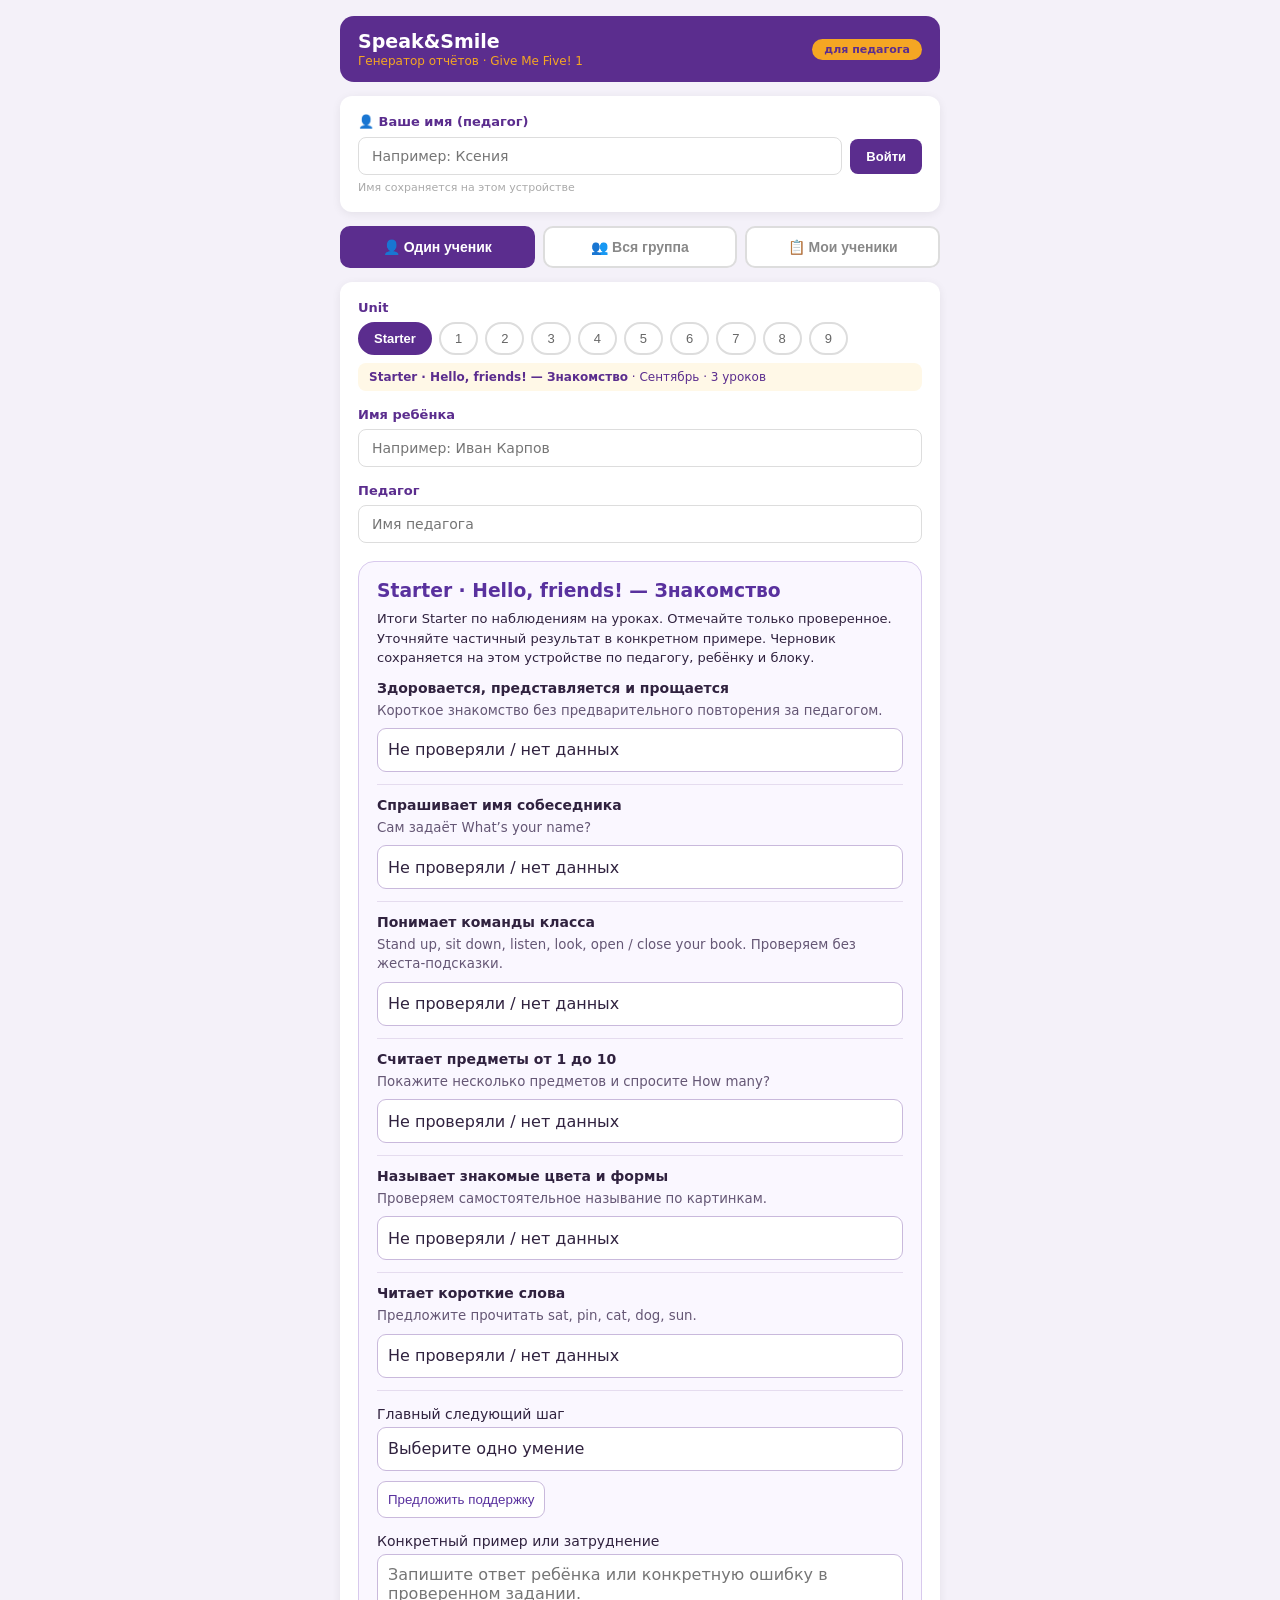
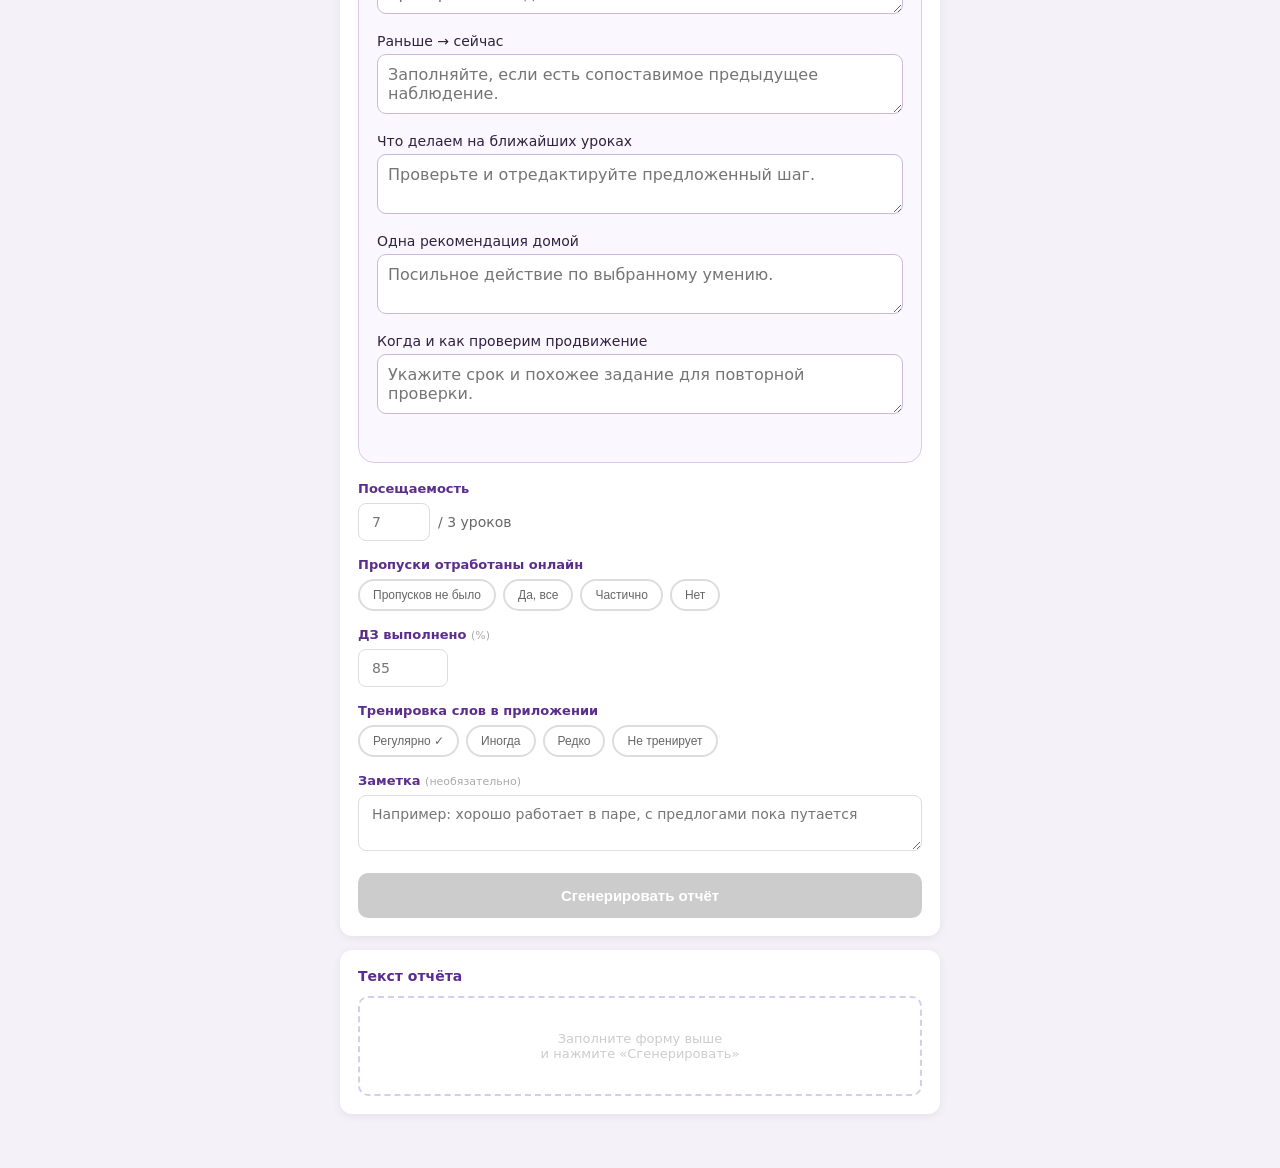
<file: index.html>
<!DOCTYPE html>
<html lang="ru">
<head>
<meta charset="UTF-8">
<meta name="viewport" content="width=device-width, initial-scale=1.0">
<title>Speak&Smile · Генератор отчётов</title>
<link rel="apple-touch-icon" href="apple-touch-icon.png">
<link rel="icon" type="image/png" sizes="192x192" href="icon-192.png">
<link rel="manifest" href="manifest.json">
<meta name="apple-mobile-web-app-title" content="GMF1">
<style>
* { box-sizing: border-box; margin: 0; padding: 0; }
body {
  font-family: 'Segoe UI', system-ui, -apple-system, sans-serif;
  background: #f4f1f9; min-height: 100vh;
  padding: 16px 14px 40px; color: #222;
}
.wrap { max-width: 600px; margin: 0 auto; }

.header {
  background: #5B2D8E; border-radius: 14px;
  padding: 14px 18px; margin-bottom: 14px;
  display: flex; align-items: center; justify-content: space-between;
}
.header-title { color: white; font-weight: 800; font-size: 19px; }
.header-sub { color: #F5A623; font-size: 12px; margin-top: 2px; }
.header-badge {
  background: #F5A623; color: #5B2D8E;
  font-weight: 700; font-size: 11px;
  padding: 4px 12px; border-radius: 20px;
}

/* Tabs */
.tabs {
  display: flex; gap: 8px; margin-bottom: 14px;
}
.tab {
  flex: 1; padding: 11px;
  border-radius: 10px; border: 2px solid #ddd;
  background: white; color: #888;
  font-size: 14px; font-weight: 600;
  cursor: pointer; text-align: center;
  -webkit-tap-highlight-color: transparent;
}
.tab.on { background: #5B2D8E; border-color: #5B2D8E; color: white; }

.tab-content { display: none; }
.tab-content.on { display: block; }

.card {
  background: white; border-radius: 12px;
  padding: 18px; box-shadow: 0 2px 10px rgba(0,0,0,0.07);
  margin-bottom: 14px;
}
.field { margin-bottom: 16px; }
.lbl {
  display: block; font-size: 13px; font-weight: 600;
  color: #5B2D8E; margin-bottom: 7px;
}
.lbl-hint { font-weight: 400; color: #aaa; font-size: 11px; }
input[type=text], input[type=number], textarea, select {
  width: 100%; padding: 10px 13px;
  border-radius: 8px; border: 1.5px solid #ddd;
  font-size: 14px; font-family: inherit; outline: none;
  -webkit-appearance: none; appearance: none;
  background: white;
}
textarea { resize: vertical; min-height: 56px; }

.pills { display: flex; flex-wrap: wrap; gap: 7px; margin-bottom: 8px; }
.pill {
  padding: 7px 14px; border-radius: 20px;
  border: 2px solid #ddd; background: white;
  color: #666; font-size: 13px; font-weight: 500;
  cursor: pointer; -webkit-tap-highlight-color: transparent;
}
.pill.on { background: #5B2D8E; border-color: #5B2D8E; color: white; font-weight: 700; }

.srow { display: flex; gap: 6px; }
.sbtn {
  flex: 1; padding: 10px 2px;
  border-radius: 8px; border: 2px solid #ddd;
  background: white; color: #666;
  font-size: 16px; cursor: pointer;
  -webkit-tap-highlight-color: transparent;
}
.sbtn.on { background: #5B2D8E; border-color: #5B2D8E; color: white; font-weight: 700; }
.shint { font-size: 11px; color: #999; font-style: italic; margin-top: 5px; min-height: 15px; }

.orow { display: flex; flex-wrap: wrap; gap: 7px; }
.obtn {
  padding: 7px 13px; border-radius: 20px;
  border: 2px solid #ddd; background: white;
  color: #666; font-size: 12px; font-weight: 500;
  cursor: pointer; -webkit-tap-highlight-color: transparent;
}
.obtn.on { background: #5B2D8E; border-color: #5B2D8E; color: white; font-weight: 700; }

.unit-info {
  background: #FFF8E7; border-radius: 8px;
  padding: 7px 11px; font-size: 12px; color: #5B2D8E;
}
.trow { display: flex; align-items: center; gap: 8px; }
.trow input { width: 72px; }
.slash { color: #bbb; font-size: 22px; }
.fhint { font-size: 11px; color: #aaa; margin-top: 4px; }
.pctprev { font-size: 13px; color: #5B2D8E; font-weight: 600; margin-top: 4px; min-height: 18px; }

.genbtn {
  width: 100%; padding: 14px; border-radius: 10px; border: none;
  background: #5B2D8E; color: white;
  font-weight: 700; font-size: 15px; cursor: pointer;
  -webkit-tap-highlight-color: transparent; margin-top: 2px;
}
.genbtn:disabled { background: #ccc; }

.out-hdr { display: flex; align-items: center; justify-content: space-between; margin-bottom: 12px; }
.out-ttl { font-size: 14px; font-weight: 700; color: #5B2D8E; }
.cpbtn {
  padding: 6px 16px; border-radius: 20px;
  border: 1.5px solid #5B2D8E; background: white; color: #5B2D8E;
  font-size: 12px; font-weight: 600; cursor: pointer;
  -webkit-tap-highlight-color: transparent;
}
.cpbtn.done { background: #5B2D8E; color: white; }
.rempty {
  min-height: 100px; display: flex; align-items: center; justify-content: center;
  color: #ccc; text-align: center;
  border: 2px dashed #d8ccee; border-radius: 10px;
  font-size: 13px; padding: 20px;
}
.rbox {
  background: #EDE7F6; border-radius: 10px;
  padding: 16px; font-size: 14px; line-height: 1.8; display: none;
}
.rhint {
  margin-top: 10px; padding: 10px 12px;
  background: #FFF8E7; border-radius: 8px;
  font-size: 12px; color: #777;
  border-left: 3px solid #F5A623; display: none;
}

/* ── GROUP TAB ── */
.group-top {
  display: grid; grid-template-columns: 1fr 1fr; gap: 12px;
  margin-bottom: 16px;
}
.group-section-title {
  font-size: 13px; font-weight: 700; color: #5B2D8E;
  margin-bottom: 10px; padding-bottom: 6px;
  border-bottom: 2px solid #F5A623;
}

/* Pupil rows */
.pupil-row {
  background: white; border-radius: 10px;
  border: 1.5px solid #e8e0f0;
  padding: 14px; margin-bottom: 10px;
}
.pupil-num {
  display: inline-block;
  background: #5B2D8E; color: white;
  font-size: 11px; font-weight: 700;
  padding: 2px 8px; border-radius: 10px;
  margin-bottom: 10px;
}
.pupil-grid {
  display: grid; grid-template-columns: 1fr 1fr; gap: 10px;
}
.pupil-field label {
  display: block; font-size: 11px; font-weight: 600;
  color: #5B2D8E; margin-bottom: 4px;
}
.mini-scores { display: flex; gap: 4px; }
.msb {
  flex: 1; padding: 7px 2px;
  border-radius: 6px; border: 1.5px solid #ddd;
  background: white; color: #666;
  font-size: 14px; cursor: pointer;
  -webkit-tap-highlight-color: transparent;
  text-align: center;
}
.msb.on { background: #5B2D8E; border-color: #5B2D8E; color: white; font-weight: 700; }
.mini-opts { display: flex; flex-wrap: wrap; gap: 4px; }
.mob {
  padding: 4px 8px; border-radius: 12px;
  border: 1.5px solid #ddd; background: white;
  color: #666; font-size: 11px;
  cursor: pointer; -webkit-tap-highlight-color: transparent;
}
.mob.on { background: #5B2D8E; border-color: #5B2D8E; color: white; font-weight: 700; }
.pupil-field input[type=number] { padding: 7px 10px; font-size: 13px; }
.pupil-field input[type=text] { padding: 7px 10px; font-size: 13px; }
.pupil-field textarea { min-height: 42px; padding: 7px 10px; font-size: 12px; }
.pupil-field.full { grid-column: 1 / -1; }

/* Group report output */
.greport-item {
  background: #EDE7F6; border-radius: 10px;
  padding: 14px; margin-bottom: 12px;
}
.greport-name {
  font-size: 12px; font-weight: 700; color: #5B2D8E;
  margin-bottom: 8px; display: flex;
  justify-content: space-between; align-items: center;
}
.greport-text { font-size: 13px; line-height: 1.75; }

/* Pupils list */
.pupil-card {
  border: 1.5px solid #e8e0f0; border-radius: 10px;
  padding: 12px; margin-bottom: 10px;
}
.pupil-card-name {
  font-size: 14px; font-weight: 700; color: #5B2D8E;
  margin-bottom: 8px;
}
.unit-badges { display: flex; flex-wrap: wrap; gap: 5px; margin-bottom: 8px; }
.unit-badge {
  padding: 4px 10px; border-radius: 12px;
  font-size: 11px; font-weight: 600;
  background: #EDE7F6; color: #5B2D8E;
  cursor: pointer; border: 1.5px solid #D8CCEA;
}
.unit-badge.has-data { background: #5B2D8E; color: white; border-color: #5B2D8E; }
.year-btn {
  padding: 7px 14px; border-radius: 8px;
  border: none; background: #F5A623; color: #5B2D8E;
  font-size: 12px; font-weight: 700; cursor: pointer;
  -webkit-tap-highlight-color: transparent;
}
.del-btn {
  padding: 5px 10px; border-radius: 8px;
  border: 1.5px solid #ffcccc; background: white; color: #cc4444;
  font-size: 11px; cursor: pointer;
  -webkit-tap-highlight-color: transparent;
}

/* Year report */
.year-table { width: 100%; border-collapse: collapse; font-size: 12px; margin: 10px 0; }
.year-table th {
  background: #5B2D8E; color: white;
  padding: 6px 4px; text-align: center; font-weight: 600;
}
.year-table td {
  padding: 6px 4px; text-align: center;
  border-bottom: 1px solid #e8e0f0;
}
.year-table tr:nth-child(even) td { background: #f9f6ff; }
.score-cell { font-weight: 700; }
.score-5 { color: #2e7d32; }
.score-4 { color: #558b2f; }
.score-3 { color: #f57c00; }
.score-2 { color: #c62828; }
.score-1 { color: #b71c1c; }
.year-summary {
  background: #EDE7F6; border-radius: 10px;
  padding: 14px; margin-top: 12px;
  font-size: 14px; line-height: 1.8;
}
</style>
</head>
<body>
<div class="wrap">

<div class="header">
  <div>
    <div class="header-title">Speak&amp;Smile</div>
    <div class="header-sub">Генератор отчётов · Give Me Five! 1</div>
  </div>
  <div class="header-badge">для педагога</div>
</div>

<!-- Teacher login -->
<div class="card" id="teacherCard" style="margin-bottom:14px">
  <div class="lbl" style="margin-bottom:8px">👤 Ваше имя (педагог)</div>
  <div style="display:flex;gap:8px;align-items:center">
    <input type="text" id="teacherLogin" placeholder="Например: Ксения" style="flex:1">
    <button onclick="setTeacher()" style="padding:10px 16px;border-radius:8px;border:none;background:#5B2D8E;color:white;font-weight:700;font-size:13px;cursor:pointer;white-space:nowrap">Войти</button>
  </div>
  <div style="font-size:11px;color:#aaa;margin-top:6px">Имя сохраняется на этом устройстве</div>
</div>
<div id="teacherBadge" style="display:none;margin-bottom:14px;padding:10px 16px;background:#EDE7F6;border-radius:10px;align-items:center;justify-content:space-between">
  <span style="font-size:13px;color:#5B2D8E;font-weight:600" id="teacherBadgeName"></span>
  <button onclick="changeTeacher()" style="font-size:11px;color:#aaa;background:none;border:none;cursor:pointer">Сменить</button>
</div>

<!-- Tabs -->
<div class="tabs" style="flex-wrap:wrap">
  <button class="tab on" onclick="switchTab('one',this)">👤 Один ученик</button>
  <button class="tab" onclick="switchTab('group',this)">👥 Вся группа</button>
  <button class="tab" onclick="switchTab('pupils',this);loadPupils()">📋 Мои ученики</button>
</div>

<!-- ════════════════════════════════════════
     TAB: ONE PUPIL
═══════════════════════════════════════ -->
<div class="tab-content on" id="tab-one">
<div class="card">

  <div class="field">
    <span class="lbl">Unit</span>
    <div class="pills" id="unitPills">
      <button class="pill on" onclick="selUnit(0,this,'one')">Starter</button>
      <button class="pill" onclick="selUnit(1,this,'one')">1</button>
      <button class="pill" onclick="selUnit(2,this,'one')">2</button>
      <button class="pill" onclick="selUnit(3,this,'one')">3</button>
      <button class="pill" onclick="selUnit(4,this,'one')">4</button>
      <button class="pill" onclick="selUnit(5,this,'one')">5</button>
      <button class="pill" onclick="selUnit(6,this,'one')">6</button>
      <button class="pill" onclick="selUnit(7,this,'one')">7</button>
      <button class="pill" onclick="selUnit(8,this,'one')">8</button>
      <button class="pill" onclick="selUnit(9,this,'one')">9</button>
    </div>
    <div class="unit-info" id="uinfo-one"><strong>Unit 1 · Ready for school! — Школьные принадлежности</strong> · Сентябрь</div>
  </div>

  <div class="field">
    <label class="lbl" for="cname">Имя ребёнка</label>
    <input type="text" id="cname" placeholder="Например: Иван Карпов" oninput="chkOne()">
  </div>
  <div class="field">
    <label class="lbl" for="tname">Педагог</label>
    <input type="text" id="tname" placeholder="Имя педагога">
  </div>

  <div class="field">
    <span class="lbl">Лексика</span>
    <div class="srow" id="vrow">
      <button class="sbtn" onclick="selS('v',1,this)">1</button>
      <button class="sbtn" onclick="selS('v',2,this)">2</button>
      <button class="sbtn" onclick="selS('v',3,this)">3</button>
      <button class="sbtn" onclick="selS('v',4,this)">4</button>
      <button class="sbtn" onclick="selS('v',5,this)">5</button>
    </div>
    <div class="shint" id="vhint"></div>
  </div>
  <div class="field">
    <span class="lbl">Грамматика</span>
    <div class="srow" id="grow">
      <button class="sbtn" onclick="selS('g',1,this)">1</button>
      <button class="sbtn" onclick="selS('g',2,this)">2</button>
      <button class="sbtn" onclick="selS('g',3,this)">3</button>
      <button class="sbtn" onclick="selS('g',4,this)">4</button>
      <button class="sbtn" onclick="selS('g',5,this)">5</button>
    </div>
    <div class="shint" id="ghint"></div>
  </div>
  <div class="field">
    <span class="lbl">Активность / работа в паре</span>
    <div class="srow" id="arow">
      <button class="sbtn" onclick="selS('a',1,this)">1</button>
      <button class="sbtn" onclick="selS('a',2,this)">2</button>
      <button class="sbtn" onclick="selS('a',3,this)">3</button>
      <button class="sbtn" onclick="selS('a',4,this)">4</button>
      <button class="sbtn" onclick="selS('a',5,this)">5</button>
    </div>
    <div class="shint" id="ahint"></div>
  </div>

  <div class="field">
    <span class="lbl">Посещаемость</span>
    <div class="trow">
      <input type="number" id="att" placeholder="7" min="0" max="8" style="width:72px">
      <span style="color:#666;font-size:14px" id="attMax">/ 7 уроков</span>
    </div>
  </div>
  <div class="field">
    <span class="lbl">Пропуски отработаны онлайн</span>
    <div class="orow" id="orow">
      <button class="obtn" onclick="selO('none',this)">Пропусков не было</button>
      <button class="obtn" onclick="selO('yes',this)">Да, все</button>
      <button class="obtn" onclick="selO('partial',this)">Частично</button>
      <button class="obtn" onclick="selO('no',this)">Нет</button>
    </div>
  </div>
  <div class="field">
    <span class="lbl">ДЗ выполнено <span class="lbl-hint">(%)</span></span>
    <input type="number" id="hw" placeholder="85" min="0" max="100" style="width:90px">
  </div>
  <div class="field">
    <span class="lbl">Тренировка слов в приложении</span>
    <div class="orow" id="approw">
      <button class="obtn" onclick="selApp('always',this)">Регулярно ✓</button>
      <button class="obtn" onclick="selApp('sometimes',this)">Иногда</button>
      <button class="obtn" onclick="selApp('rarely',this)">Редко</button>
      <button class="obtn" onclick="selApp('never',this)">Не тренирует</button>
    </div>
  </div>
  <div id="testField" class="field">
    <span class="lbl">Результат теста</span>
    <div class="trow">
      <input type="number" id="ts" placeholder="54" min="0" oninput="updPct()">
      <span class="slash">/</span>
      <input type="number" id="tt" placeholder="60" min="0" oninput="updPct()">
    </div>
    <div class="fhint">набрано / максимум</div>
    <div class="pctprev" id="pctprev"></div>
  </div>
  <div class="field">
    <label class="lbl" for="note">Заметка <span class="lbl-hint">(необязательно)</span></label>
    <textarea id="note" placeholder="Например: хорошо работает в паре, с предлогами пока путается"></textarea>
  </div>

  <button class="genbtn" id="gbtn" disabled onclick="genOne()">Сгенерировать отчёт</button>
</div>

<div class="card">
  <div class="out-hdr">
    <div class="out-ttl">Текст отчёта</div>
    <button class="cpbtn" id="cpbtn" style="display:none" onclick="cpOne()">Копировать</button>
  </div>
  <div class="rempty" id="rempty">Заполните форму выше<br>и нажмите «Сгенерировать»</div>
  <div class="rbox" id="rbox"></div>
  <div class="rhint" id="rhint">Скопируйте текст и вставьте в Telegram или приложение.</div>
  <div id="saveOneArea" style="display:none;margin-top:10px">
    <button onclick="saveOne()" id="saveBtnOne" style="width:100%;padding:11px;border-radius:10px;border:2px solid #5B2D8E;background:white;color:#5B2D8E;font-weight:700;font-size:14px;cursor:pointer">
      💾 Сохранить данные ученика
    </button>
    <div id="saveOneMsg" style="font-size:12px;color:#aaa;text-align:center;margin-top:6px;min-height:16px"></div>
  </div>
</div>
</div><!-- /tab-one -->


<!-- ════════════════════════════════════════
     TAB: GROUP
═══════════════════════════════════════ -->
<div class="tab-content" id="tab-group">
<div class="card">
  <div class="group-section-title">Общие данные группы</div>

  <div class="group-top">
    <div class="field">
      <span class="lbl">Unit</span>
      <div class="pills" id="gUnitPills">
        <button class="pill on" onclick="selUnit(0,this,'group')">Starter</button>
        <button class="pill" onclick="selUnit(1,this,'group')">1</button>
        <button class="pill" onclick="selUnit(2,this,'group')">2</button>
        <button class="pill" onclick="selUnit(3,this,'group')">3</button>
        <button class="pill" onclick="selUnit(4,this,'group')">4</button>
        <button class="pill" onclick="selUnit(5,this,'group')">5</button>
        <button class="pill" onclick="selUnit(6,this,'group')">6</button>
        <button class="pill" onclick="selUnit(7,this,'group')">7</button>
        <button class="pill" onclick="selUnit(8,this,'group')">8</button>
        <button class="pill" onclick="selUnit(9,this,'group')">9</button>
      </div>
      <div class="unit-info" id="uinfo-group" style="margin-top:6px"><strong>Unit 1 · Ready for school! — Школьные принадлежности</strong> · Сентябрь</div>
    </div>
    <div>
      <div class="field">
        <label class="lbl" for="gTeacher">Педагог</label>
        <input type="text" id="gTeacher" placeholder="Имя педагога">
      </div>
      <div class="field">
        <label class="lbl" for="gTestTotal">Максимум теста</label>
        <input type="number" id="gTestTotal" placeholder="60" min="0" style="width:80px">
      </div>
    </div>
  </div>
</div>

<div class="card" id="crmCard">
  <div class="group-section-title">Посещение и тест из CRM</div>
  <div style="font-size:13px;color:#6B6280;line-height:1.45;margin-bottom:10px">Выберите блок выше и группу, нажмите кнопку: имена, посещение, отработки пропусков, тренировки в приложении и баллы теста за блок подтянутся из BigBen. Умения, чтение, ДЗ и комментарии заполните по наблюдениям учителя.</div>
  <div style="display:flex;gap:8px;flex-wrap:wrap">
    <select id="crmGroup" style="flex:1;min-width:160px"></select>
    <input type="text" id="crmCode" placeholder="Код учителя" autocomplete="off" style="flex:1;min-width:140px">
    <button type="button" id="crmBtn" class="genbtn" onclick="crmPull()" style="width:auto;flex:none;padding:11px 18px;font-size:14px;margin:0">Подтянуть из CRM</button>
  </div>
  <div id="crmMsg" style="font-size:13px;line-height:1.5;margin-top:10px;color:#3B1F78"></div>
</div>

<!-- 12 pupil rows -->
<div id="pupilRows"></div>

<div class="card" style="text-align:center">
  <button class="genbtn" onclick="genGroup()" style="max-width:400px;margin:0 auto;margin-bottom:10px">
    Сгенерировать все отчёты
  </button>
  <button onclick="saveGroup()" id="saveBtnGroup" style="display:none;width:100%;max-width:400px;margin:0 auto;padding:11px;border-radius:10px;border:2px solid #5B2D8E;background:white;color:#5B2D8E;font-weight:700;font-size:14px;cursor:pointer">
    💾 Сохранить данные группы
  </button>
  <div id="saveGroupMsg" style="font-size:12px;color:#aaa;text-align:center;margin-top:6px;min-height:16px"></div>
</div>

<div id="groupOutput"></div>
</div><!-- /tab-group -->

<!-- ════════════════════════════════════════
     TAB: MY PUPILS
═══════════════════════════════════════ -->
<div class="tab-content" id="tab-pupils">

<div class="card">
  <div class="group-section-title">Мои ученики</div>
  <div style="font-size:12px;color:#aaa;margin-bottom:12px">
    Все сохранённые данные на этом устройстве
  </div>
  <div id="pupilsList"></div>
</div>

<!-- Годовой отчёт -->
<div class="card" id="yearCard" style="display:none">
  <div class="group-section-title" id="yearTitle"></div>
  <div id="yearContent"></div>
</div>

</div><!-- /tab-pupils -->

</div><!-- /wrap -->

<script>
var UNITS=[
  {n:0,t:"Hello, friends! — Знакомство", m:"Сентябрь",   att:3,  hasTest:false, v:"числа 1–10, формы, цвета, дни недели",                        g:"Hello / Goodbye. What's your name? / I'm (Jake). Classroom commands."},
  {n:1,t:"Ready for school! — Школьные принадлежности", m:"Сентябрь–Октябрь",  att:7,  hasTest:true,  v:"предметы класса (pencil, book, bag, ruler, rubber, scissors, glue)",   g:"Where's my…? / It's in / on / under the (bag)"},
  {n:2,t:"Happy birthday! — Игрушки",   m:"Октябрь",            att:7,  hasTest:true,  v:"игрушки (bike, ball, kite, doll, train, robot, skateboard)",          g:"Is it a…? / Yes, it is. / No, it isn't. / My favourite toy is…"},
  {n:3,t:"At the circus — Части тела и внешность", m:"Ноябрь",    att:7,  hasTest:true,  v:"части тела, внешность (head, eyes, ears, nose, arms, legs, hair)",   g:"I've / He's / She's got… (have got)"},
  {n:4,t:"Fantastic food! — Еда",       m:"Ноябрь–Декабрь",    att:9,  hasTest:true,  v:"еда (rice, eggs, chicken, fish, chips, salad, cake, ice cream)",    g:"I like / don't like / love… Do you like…? Yes/No"},
  {n:5,t:"Fun on the farm — Животные",  m:"Январь–Февраль",    att:7,  hasTest:true,  v:"животные (cat, cow, sheep, goat, horse, duck, frog, bird, mouse)",    g:"can / can't — (Birds) can fly. / (Cows) can't climb."},
  {n:6,t:"A day in the park — Прогулка в парке", m:"Февраль",    att:7,  hasTest:true,  v:"парк, природа (swing, slide, seesaw, roundabout, tree, flower, grass)", g:"Where's / Where are…? He's / She's / They're (behind / next to…)"},
  {n:7,t:"Let's explore my town! — Город", m:"Март",             att:7,  hasTest:true,  v:"места в городе, транспорт (cinema, zoo, café, supermarket, hospital; bus, train)", g:"There is / There are… How many…? Numbers 11–20"},
  {n:8,t:"Camping fun! — Одежда и активности", m:"Март–Апрель",  att:7,  hasTest:true,  v:"одежда, активности (T-shirt, shorts, trousers, skirt, sweater, trainers; climbing, fishing)", g:"Present Continuous — What are you wearing? / He's / She's (riding a horse)"},
  {n:9,t:"Day and night — Мой день",    m:"Апрель–Май",         att:11, hasTest:true,  v:"ежедневные действия (get up, get dressed, brush my teeth, go to school, go to bed)", g:"I (wash my face) every day. / In the morning / afternoon / evening"}
];
var SL={1:"не усвоено",2:"слабо, нужна дополнительная работа",3:"справляется с поддержкой",4:"уверенно",5:"отлично, без подсказок"};
var AL={1:"почти не включается",2:"активность ниже среднего",3:"включается, иногда нужно побуждение",4:"активен(а), хорошо работает в паре",5:"очень активен(а), инициативен(а)"};
var OL={none:"пропусков не было",yes:"все пропуски отработаны онлайн",partial:"пропуски отработаны частично",no:"пропущенные уроки не отработаны"};
var APL={always:"регулярно ✓",sometimes:"иногда",rarely:"редко — рекомендуем заниматься чаще",never:"не выполняется — рекомендуем включить в домашнюю рутину"};

var S={ui:0,v:0,g:0,a:0,o:"",app:""};
var GS={ui:0};

// ── Tab switch ────────────────────────────────────────────
function switchTab(name,btn){
  var activeMode = document.querySelector('.tab-content.on').id.replace('tab-', '');
  if (activeMode === 'one' || activeMode === 'group') Assessment.rememberMode(activeMode);
  document.querySelectorAll('.tab').forEach(function(b){b.classList.remove('on');});
  document.querySelectorAll('.tab-content').forEach(function(c){c.classList.remove('on');});
  btn.classList.add('on');
  document.getElementById('tab-'+name).classList.add('on');
  if (name === 'one' || name === 'group') Assessment.selectUnit(name);
}

// ── Unit select ───────────────────────────────────────────
function selUnit(i,btn,mode){
  Assessment.rememberMode(mode);
  var pillsId = mode==='group' ? 'gUnitPills' : 'unitPills';
  var infoId  = mode==='group' ? 'uinfo-group' : 'uinfo-one';
  document.querySelectorAll('#'+pillsId+' .pill').forEach(function(b){b.classList.remove('on');});
  btn.classList.add('on');
  var u=UNITS[i];
  document.getElementById(infoId).innerHTML='<strong>'+(u.n===0?'Starter':'Unit '+u.n)+' · '+u.t+'</strong> · '+u.m+' · '+u.att+' уроков';
  if(mode==='one'){
    var attMax=document.getElementById('attMax');
    if(attMax) attMax.textContent='/ '+u.att+' уроков';
    var tf=document.getElementById('testField');
    if(tf) tf.style.display=u.hasTest?'':'none';
  }
  if(mode==='group'){ GS.ui=i; crmReset(); } else { S.ui=i; chkOne(); }
  Assessment.selectUnit(mode);
}

// ── One-pupil selectors ───────────────────────────────────
function selS(k,val,btn){
  S[k]=val;
  var rowId=k==='v'?'vrow':k==='g'?'grow':'arow';
  var hintId=k==='v'?'vhint':k==='g'?'ghint':'ahint';
  document.querySelectorAll('#'+rowId+' .sbtn').forEach(function(b){b.classList.remove('on');});
  btn.classList.add('on');
  document.getElementById(hintId).textContent=(k==='a'?AL:SL)[val];
  chkOne();
}
function selO(val,btn){
  S.o=val;
  document.querySelectorAll('#orow .obtn').forEach(function(b){b.classList.remove('on');});
  btn.classList.add('on');
  Assessment.remember('one');
}
function selApp(val,btn){
  S.app=val;
  document.querySelectorAll('#approw .obtn').forEach(function(b){b.classList.remove('on');});
  btn.classList.add('on');
  Assessment.remember('one');
}
function updPct(){
  var s=parseFloat(document.getElementById('ts').value);
  var t=parseFloat(document.getElementById('tt').value);
  document.getElementById('pctprev').textContent=(s>0&&t>0)?'→ '+Math.round(s/t*100)+'%':'';
}
function chkOne(){
  var ok=document.getElementById('cname').value.trim();
  document.getElementById('gbtn').disabled=!ok;
}

// ── Тексты отчётов ────────────────────────────────────────
function buildReport(name, teacher, unitIdx, v, g, a, att, online, hw, app, ts, tt, note, of, observations) {
  return Assessment.report(name, teacher, unitIdx, observations || {}, {
    att: att, attOf: of, online: online, hw: hw, app: app, ts: ts, tt: tt, note: note
  });
}

// ── One pupil generate ────────────────────────────────────
function genOne(){
  var name=document.getElementById('cname').value.trim();
  var teacher=currentTeacher||document.getElementById('tname').value.trim()||'[педагог]';
  var att=document.getElementById('att').value;
  var hw=document.getElementById('hw').value;
  var ts=document.getElementById('ts').value;
  var tt=document.getElementById('tt').value;
  var note=document.getElementById('note').value.trim();
  var txt=buildReport(name,teacher,S.ui,S.v,S.g,S.a,att,S.o,hw,S.app,ts,tt,note,Assessment.attOf("one"),Assessment.read("one"));
  document.getElementById('rempty').style.display='none';
  var box=document.getElementById('rbox');
  box.style.display='block';
  box.innerHTML=Assessment.escape(txt).replace(/\n/g,'<br>');
  var cb=document.getElementById('cpbtn');
  cb.style.display='inline-block'; cb.textContent='Копировать'; cb.className='cpbtn';
  document.getElementById('rhint').style.display='block';
  document.getElementById('saveOneArea').style.display='block';
  document.getElementById('saveBtnOne').style.background='white';
  document.getElementById('saveOneMsg').textContent='';
}
function cpOne(){
  cpText(document.getElementById('rbox').innerText||'', document.getElementById('cpbtn'));
}

// ── Group tab: build pupil rows ───────────────────────────
function buildPupilRows(){
  var container=document.getElementById('pupilRows');
  container.innerHTML='';
  for(var i=1;i<=12;i++){
    var div=document.createElement('div');
    div.className='card pupil-row';
    div.setAttribute('data-pupil',i);
    div.innerHTML=
      '<div class="pupil-num">Ученик '+i+'</div>'+
      '<div class="pupil-grid">'+
        '<div class="pupil-field full">'+
          '<label>Имя</label>'+
          '<input type="text" id="p'+i+'_name" placeholder="Иван Карпов">'+
        '</div>'+
        '<div class="pupil-field">'+
          '<label>Лексика</label>'+
          '<div class="mini-scores">'+
            '<button class="msb" onclick="mSel('+i+',\'v\',1,this)">1</button>'+
            '<button class="msb" onclick="mSel('+i+',\'v\',2,this)">2</button>'+
            '<button class="msb" onclick="mSel('+i+',\'v\',3,this)">3</button>'+
            '<button class="msb" onclick="mSel('+i+',\'v\',4,this)">4</button>'+
            '<button class="msb" onclick="mSel('+i+',\'v\',5,this)">5</button>'+
          '</div>'+
        '</div>'+
        '<div class="pupil-field">'+
          '<label>Грамматика</label>'+
          '<div class="mini-scores">'+
            '<button class="msb" onclick="mSel('+i+',\'g\',1,this)">1</button>'+
            '<button class="msb" onclick="mSel('+i+',\'g\',2,this)">2</button>'+
            '<button class="msb" onclick="mSel('+i+',\'g\',3,this)">3</button>'+
            '<button class="msb" onclick="mSel('+i+',\'g\',4,this)">4</button>'+
            '<button class="msb" onclick="mSel('+i+',\'g\',5,this)">5</button>'+
          '</div>'+
        '</div>'+
        '<div class="pupil-field">'+
          '<label>Активность</label>'+
          '<div class="mini-scores">'+
            '<button class="msb" onclick="mSel('+i+',\'a\',1,this)">1</button>'+
            '<button class="msb" onclick="mSel('+i+',\'a\',2,this)">2</button>'+
            '<button class="msb" onclick="mSel('+i+',\'a\',3,this)">3</button>'+
            '<button class="msb" onclick="mSel('+i+',\'a\',4,this)">4</button>'+
            '<button class="msb" onclick="mSel('+i+',\'a\',5,this)">5</button>'+
          '</div>'+
        '</div>'+
        '<div class="pupil-field">'+
          '<label id="p'+i+'_attlab">'+crmAttLab()+'</label>'+
          '<input type="number" id="p'+i+'_att" placeholder="8" min="0" max="8">'+
        '</div>'+
        '<div class="pupil-field">'+
          '<label>ДЗ %</label>'+
          '<input type="number" id="p'+i+'_hw" placeholder="85" min="0" max="100">'+
        '</div>'+
        '<div class="pupil-field">'+
          '<label>Тест (набрано)</label>'+
          '<input type="number" id="p'+i+'_ts" placeholder="54" min="0">'+
        '</div>'+
        '<div class="pupil-field">'+
          '<label>Пропуски онлайн</label>'+
          '<div class="mini-opts">'+
            '<button class="mob" onclick="mOpt('+i+',\'o\',\'none\',this)">Нет</button>'+
            '<button class="mob" onclick="mOpt('+i+',\'o\',\'yes\',this)">Все</button>'+
            '<button class="mob" onclick="mOpt('+i+',\'o\',\'partial\',this)">Частично</button>'+
            '<button class="mob" onclick="mOpt('+i+',\'o\',\'no\',this)">—</button>'+
          '</div>'+
        '</div>'+
        '<div class="pupil-field">'+
          '<label>Приложение</label>'+
          '<div class="mini-opts">'+
            '<button class="mob" onclick="mOpt('+i+',\'app\',\'always\',this)">✓ Регул.</button>'+
            '<button class="mob" onclick="mOpt('+i+',\'app\',\'sometimes\',this)">Иногда</button>'+
            '<button class="mob" onclick="mOpt('+i+',\'app\',\'rarely\',this)">Редко</button>'+
            '<button class="mob" onclick="mOpt('+i+',\'app\',\'never\',this)">Нет</button>'+
          '</div>'+
        '</div>'+
        '<div class="pupil-field full">'+
          '<label>Заметка</label>'+
          '<textarea id="p'+i+'_note" placeholder="необязательно"></textarea>'+
        '</div>'+
      '</div>';
    container.appendChild(div);
  }
}
// Per-pupil state
var PS={};
for(var pi=1;pi<=12;pi++) PS[pi]={v:0,g:0,a:0,o:'',app:''};

function mSel(pupil,key,val,btn){
  PS[pupil][key]=val;
  var row=btn.parentElement;
  row.querySelectorAll('.msb').forEach(function(b){b.classList.remove('on');});
  btn.classList.add('on');
}
function mOpt(pupil,key,val,btn){
  PS[pupil][key]=val;
  var row=btn.parentElement;
  row.querySelectorAll('.mob').forEach(function(b){b.classList.remove('on');});
  btn.classList.add('on');
  Assessment.remember('p'+pupil);
}

// ── Group generate ────────────────────────────────────────
function genGroup(){
  var teacher=document.getElementById('gTeacher').value.trim()||'[Имя педагога]';
  var gtt=document.getElementById('gTestTotal').value;
  var out=document.getElementById('groupOutput');
  out.innerHTML='';
  var count=0;
  for(var i=1;i<=12;i++){
    var name=document.getElementById('p'+i+'_name').value.trim();
    if(!name) continue;
    var v=PS[i].v||3, g=PS[i].g||3, a=PS[i].a||3;
    var att=document.getElementById('p'+i+'_att').value;
    var hw=document.getElementById('p'+i+'_hw').value;
    var ts=document.getElementById('p'+i+'_ts').value;
    var note=document.getElementById('p'+i+'_note').value.trim();
    var html=buildReport(name,teacher,GS.ui,v,g,a,att,PS[i].o,hw,PS[i].app,ts,gtt,note,PS[i].of,Assessment.read("p"+i));

    var card=document.createElement('div');
    card.className='card';
    var btnId='gcpbtn'+i;
    card.innerHTML=
      '<div class="greport-name">'+
        '<span>'+Assessment.escape(name)+'</span>'+
        '<button class="cpbtn" id="'+btnId+'" onclick="cpGroup(\''+btnId+'\','+i+')">Копировать</button>'+
      '</div>'+
      '<div class="greport-text" id="greport'+i+'" style="white-space:pre-wrap">'+Assessment.escape(html)+'</div>';
    out.appendChild(card);
    count++;
  }
  if(count===0){
    out.innerHTML='<div class="card" style="color:#aaa;text-align:center;padding:20px">Введите имена учеников</div>';
  } else {
    out.scrollIntoView({behavior:'smooth'});
    document.getElementById('saveBtnGroup').style.display='block';
    document.getElementById('saveGroupMsg').textContent='';
  }
}

function cpGroup(btnId,i){
  var el=document.getElementById('greport'+i);
  cpText(el?el.innerText:'', document.getElementById(btnId));
}

// ── Copy helper ───────────────────────────────────────────
function cpText(text,btn){
  if(navigator.clipboard&&navigator.clipboard.writeText){
    navigator.clipboard.writeText(text).then(function(){flash(btn);});
  } else {
    var ta=document.createElement('textarea');
    ta.value=text; ta.style.position='fixed'; ta.style.opacity='0';
    document.body.appendChild(ta); ta.focus(); ta.select();
    try{document.execCommand('copy');flash(btn);}catch(e){}
    document.body.removeChild(ta);
  }
}
function flash(btn){
  btn.textContent='✓ Скопировано'; btn.classList.add('done');
  setTimeout(function(){btn.textContent='Копировать';btn.classList.remove('done');},2000);
}
function cpOne(){
  cpText(document.getElementById('rbox').innerText||'',document.getElementById('cpbtn'));
}

// ── Teacher login ─────────────────────────────────────────
var currentTeacher = '';

function initTeacher(){
  var saved = localStorage.getItem('ss_teacher');
  if(saved){
    currentTeacher = saved;
    showTeacherBadge();
  }
}

function setTeacher(){
  var val = document.getElementById('teacherLogin').value.trim();
  if(!val) return;
  currentTeacher = val;
  localStorage.setItem('ss_teacher', val);
  showTeacherBadge();
  Assessment.selectUnit('one');
  Assessment.selectUnit('group');
}

function showTeacherBadge(){
  document.getElementById('teacherCard').style.display = 'none';
  var badge = document.getElementById('teacherBadge');
  badge.style.display = 'flex';
  document.getElementById('teacherBadgeName').textContent = '👤 ' + currentTeacher;
  // Pre-fill teacher fields
  document.getElementById('tname').value = currentTeacher;
  document.getElementById('gTeacher').value = currentTeacher;
}

function changeTeacher(){
  document.getElementById('teacherCard').style.display = 'block';
  document.getElementById('teacherBadge').style.display = 'none';
  document.getElementById('teacherLogin').value = currentTeacher;
}

initTeacher();

// ── Save data ─────────────────────────────────────────────
function makeKey(teacher, name, unitIdx){
  return 'ss_' + teacher + '||' + name + '||' + unitIdx;
}

function saveOne(){
  var name = document.getElementById('cname').value.trim();
  if(!name){ alert('Введите имя ученика'); return; }
  if(!currentTeacher){ alert('Сначала введите имя педагога'); return; }
  var key = makeKey(currentTeacher, name, S.ui);
  var data = {
    name: name,
    teacher: currentTeacher,
    unitIdx: S.ui,
    v: 0, g: 0, a: 0,
    assessment: Assessment.read("one"),
    attOf: Assessment.attOf("one"),
    att: document.getElementById('att').value,
    online: S.o,
    hw: document.getElementById('hw').value,
    app: S.app,
    ts: document.getElementById('ts').value,
    tt: document.getElementById('tt').value,
    note: document.getElementById('note').value.trim(),
    savedAt: new Date().toLocaleDateString('ru')
  };
  Assessment.preserveLegacyScores(key, data);
  localStorage.setItem(key, JSON.stringify(data));
  // Also keep index of all saved pupils for this teacher
  var idxKey = 'ss_idx_' + currentTeacher;
  var idx = JSON.parse(localStorage.getItem(idxKey)||'[]');
  var entry = name + '||' + S.ui;
  if(idx.indexOf(entry) === -1){ idx.push(entry); localStorage.setItem(idxKey, JSON.stringify(idx)); }
  document.getElementById('saveOneMsg').textContent = '✓ Сохранено: ' + name + ' · Unit ' + UNITS[S.ui].n;
  document.getElementById('saveBtnOne').style.background = '#EDE7F6';
  setTimeout(function(){
    document.getElementById('saveOneMsg').textContent = '';
    document.getElementById('saveBtnOne').style.background = 'white';
  }, 3000);
}

function saveGroup(){
  if(!currentTeacher){ alert('Сначала введите имя педагога'); return; }
  var saved = 0;
  for(var i=1;i<=12;i++){
    var name = document.getElementById('p'+i+'_name').value.trim();
    if(!name) continue;
    var key = makeKey(currentTeacher, name, GS.ui);
    var data = {
      name: name,
      teacher: currentTeacher,
      unitIdx: GS.ui,
      v: 0, g: 0, a: 0,
      assessment: Assessment.read("p"+i),
      att: document.getElementById('p'+i+'_att').value,
      attOf: PS[i].of||'',
      online: PS[i].o,
      hw: document.getElementById('p'+i+'_hw').value,
      app: PS[i].app,
      ts: document.getElementById('p'+i+'_ts').value,
      tt: document.getElementById('gTestTotal').value,
      note: document.getElementById('p'+i+'_note').value.trim(),
      savedAt: new Date().toLocaleDateString('ru')
    };
    Assessment.preserveLegacyScores(key, data);
    localStorage.setItem(key, JSON.stringify(data));
    var idxKey = 'ss_idx_' + currentTeacher;
    var idx = JSON.parse(localStorage.getItem(idxKey)||'[]');
    var entry = name + '||' + GS.ui;
    if(idx.indexOf(entry) === -1){ idx.push(entry); localStorage.setItem(idxKey, JSON.stringify(idx)); }
    saved++;
  }
  var msg = document.getElementById('saveGroupMsg');
  msg.textContent = '✓ Сохранено учеников: ' + saved + ' · Unit ' + UNITS[GS.ui].n;
  setTimeout(function(){ msg.textContent=''; }, 3000);
}




// ── Pupils tab ────────────────────────────────────────────
function loadPupils(){
  if(!currentTeacher){
    document.getElementById('pupilsList').innerHTML =
      '<div style="color:#aaa;font-size:13px;text-align:center;padding:20px">Сначала войдите как педагог</div>';
    return;
  }
  var idxKey = 'ss_idx_' + currentTeacher;
  var idx = JSON.parse(localStorage.getItem(idxKey)||'[]');
  var pupils = {};
  idx.forEach(function(entry){
    var parts = entry.split('||');
    var name = parts[0], unitIdx = parseInt(parts[1]);
    if(!pupils[name]) pupils[name] = [];
    if(pupils[name].indexOf(unitIdx) === -1) pupils[name].push(unitIdx);
  });
  var names = Object.keys(pupils);
  var container = document.getElementById('pupilsList');
  if(names.length === 0){
    container.innerHTML = '<div style="color:#aaa;font-size:13px;text-align:center;padding:20px">Нет сохранённых данных</div>';
    return;
  }
  container.innerHTML = '';
  names.forEach(function(name){
    var units = pupils[name].sort(function(a,b){return a-b;});
    var div = document.createElement('div');
    div.className = 'pupil-card';
    var badges = '';
    for(var u=0;u<UNITS.length;u++){
      var hasData = units.indexOf(u) !== -1;
      var cls = 'unit-badge' + (hasData ? ' has-data' : '');
      if(hasData){
        badges += '<span class="' + cls + '" onclick="showUnitData(\'' + name + '\',' + u + ')">' + (UNITS[u].n === 0 ? 'St' : 'U' + UNITS[u].n) + '</span>';
      } else {
        badges += '<span class="' + cls + '">' + (UNITS[u].n === 0 ? 'St' : 'U' + UNITS[u].n) + '</span>';
      }
    }
    div.innerHTML =
      '<div class="pupil-card-name">' + name + '</div>' +
      '<div class="unit-badges">' + badges + '</div>' +
      '<div style="display:flex;gap:8px;margin-top:8px">' +
        '<button class="year-btn" onclick="showYearReport(\'' + name + '\')">&#128202; Годовой отчёт</button>' +
        '<button class="del-btn" onclick="deletePupil(\'' + name + '\')">Удалить</button>' +
      '</div>';
    container.appendChild(div);
  });
  document.getElementById('yearCard').style.display = 'none';
}

function showUnitData(name, unitIdx) {
  Assessment.showSavedUnit(name, unitIdx);
}

function deletePupil(name){
  if(!confirm('Удалить все данные по ученику «' + name + '»?')) return;
  for(var u=0;u<UNITS.length;u++) localStorage.removeItem(makeKey(currentTeacher, name, u));
  var idxKey = 'ss_idx_' + currentTeacher;
  var idx = JSON.parse(localStorage.getItem(idxKey)||'[]');
  idx = idx.filter(function(e){ return e.split('||')[0] !== name; });
  localStorage.setItem(idxKey, JSON.stringify(idx));
  loadPupils();
  document.getElementById('yearCard').style.display = 'none';
}

function showYearReport(name) {
  Assessment.showYear(name);
}

// ════════════════════════════════════════
// CRM: посещение и тест блока (nihao-bot /reports/submit, crm)
// Starter = первые 3 урока года; Unit N = уроки после теста Unit N-1 до теста Unit N
// ════════════════════════════════════════
var CRM_HOME='gmf1', CRM_ATT='_att', CRM_HAS_O=true;
var CRM_GROUPS=[['Give me five 1A','консультация gmf 1A'],['Give me five 1B','консультация gmf 1BC'],['Give me five 1С','консультация gmf 1BC']];
function crmCur(){ return GS.ui; }
function crmBlock(ui){ var u=UNITS[ui]; return {label:u.n===0?'Starter':'Unit '+u.n}; }
function crmQuery(ui){
  var n=UNITS[ui].n, L=UNITS[0].att;
  if(n===0) return {intro:true,introL:L};
  return {units:[n],prevUnits:n>1?[n-1]:[],introL:L};
}
function crmSetOpt(i,k,v){ if(k==='o'&&v==='all')v='yes'; if(k==='app'&&v==='regular')v='always'; crmClick('mOpt('+i+',\''+k+'\',\''+v+'\''); }
function crmAttLab(){ return 'Посещ. / '+UNITS[GS.ui].att; }
var CRM_URLS=['https://d5d6o4mldv5m1nj5hvih.6brbn2wz.apigw.yandexcloud.net/nihao/reports/submit','https://nihao-bot.o-sintsova.workers.dev/reports/submit'];
function crmPost(body){
  var i=0;
  return new Promise(function(res,rej){
    (function next(){
      if(i>=CRM_URLS.length) return rej(new Error('net'));
      var ctl=window.AbortController?new AbortController():null, tm=setTimeout(function(){ if(ctl)ctl.abort(); },75000);
      fetch(CRM_URLS[i++],{method:'POST',headers:{'content-type':'application/json'},body:JSON.stringify(body),signal:ctl?ctl.signal:undefined})
        .then(function(r){return r.json();}).then(function(j){clearTimeout(tm);res(j);})
        .catch(function(){clearTimeout(tm);next();});
    })();
  });
}
function crmName(fio){ var w=String(fio).trim().split(/\s+/); return w.length>1?w.slice(1).join(' ')+' '+w[0]:w[0]; }
function crmWords(s){ return String(s||'').toLowerCase().replace(/ё/g,'е').split(/\s+/).filter(Boolean); }
function crmRow(name,used){
  var want=crmWords(name), empty=0;
  for(var i=1;i<=12;i++){
    var v=document.getElementById('p'+i+'_name').value.trim();
    if(!v){ if(!empty&&!used[i])empty=i; continue; }
    var have=crmWords(v);
    if(!used[i]&&want.every(function(w){return have.indexOf(w)>=0;})) return i;
  }
  return empty;
}
function crmClick(pre){ // нажать кнопку-опцию ученика, чья onclick начинается с pre
  var bs=document.querySelectorAll('#pupilRows button');
  for(var b=0;b<bs.length;b++) if((bs[b].getAttribute('onclick')||'').indexOf(pre)===0){ bs[b].click(); return; }
}
function crmDm(d){ return d?d.slice(8,10)+'.'+d.slice(5,7):''; }
function crmEsc(s){ return String(s).replace(/[&<>]/g,function(c){return {'&':'&amp;','<':'&lt;','>':'&gt;'}[c];}); }
// Блок «уроки A+1…B года» = intro(B) минус intro(A): берём из intro(B) только то, что после последнего урока intro(A)
function crmDiff(base,q){
  return crmPost({code:base.code,crm:Object.assign({},base.crm,{intro:true,introL:q.diff[0]})}).then(function(a){
    if(!a||!a.ok) return a;
    return crmPost({code:base.code,crm:Object.assign({},base.crm,{intro:true,introL:q.diff[1]})}).then(function(b){
      if(!b||!b.ok) return b;
      var cut=a.to||'', prev={};
      a.students.forEach(function(s){ prev[s.fio]=s; });
      var after=function(d){ return !cut||d>cut; };
      return {ok:true,group:b.group,after:cut,from:null,to:b.to,lessons:Math.max(0,(b.lessons||0)-(a.lessons||0)),tests:[],testMax:0,
        students:b.students.map(function(s){
          var p=prev[s.fio];
          return {fio:s.fio,lessons:Math.max(0,(s.lessons||0)-(p?p.lessons||0:0)),missed:(s.missed||[]).filter(after),made:(s.made||[]).filter(after),
            home:(s.home||[]).filter(function(h){return after(h.day);}),app:s.app,score:null,testsDone:0,testsAll:0};
        })};
    });
  });
}
function crmPull(){
  var msg=document.getElementById('crmMsg'), btn=document.getElementById('crmBtn');
  var ui=crmCur(), u=crmBlock(ui), q=crmQuery(ui);
  var requestTeacher = currentTeacher;
  if(!q){ msg.innerHTML='Для блока «'+crmEsc(u.label)+'» данных в CRM нет — заполните вручную.'; return; }
  var gs=document.getElementById('crmGroup'), gi=parseInt(gs.value,10);
  if(isNaN(gi)){ msg.innerHTML='Выберите группу.'; return; }
  var grp=CRM_GROUPS[gi];
  var code=document.getElementById('crmCode').value.trim();
  if(!code){ msg.innerHTML='Введите код учителя (тот же, что для отправки отчётов родителям).'; return; }
  try{ localStorage.setItem('ss_tcode',code); localStorage.setItem('ss_crm_group_'+CRM_HOME,grp[0]); }catch(e){}
  var sc=document.getElementById('ssCode'); if(sc&&!sc.value.trim()) sc.value=code; // тот же код для «Отправить родителям»
  btn.disabled=true; btn.textContent='Загружаю…'; msg.innerHTML='Смотрю BigBen: '+crmEsc(grp[0])+', '+crmEsc(u.label)+'…';
  var base={code:code,crm:{group:grp[0],consult:grp[1],app:true,home:CRM_HOME}};
  var p=q.diff?crmDiff(base,q):crmPost({code:code,crm:Object.assign(base.crm,q)});
  p.then(function(j){
    btn.disabled=false; btn.textContent='Подтянуть из CRM';
    if (crmCur() !== ui || gs.value !== String(gi) || currentTeacher !== requestTeacher) { msg.textContent='Блок или группа изменились. Загрузите данные для текущего выбора.'; return; }
    if(!j||!j.ok){ msg.innerHTML='⚠️ '+crmEsc((j&&j.error)||'Не получилось'); return; }
    if(!j.lessons){ msg.innerHTML='В CRM пока нет уроков блока «'+crmEsc(u.label)+'» в группе «'+crmEsc(grp[0])+'».'; return; }
    if(j.testMax) document.getElementById('gTestTotal').value=j.testMax;
    var used={}, notes=[], n=0, hre=new RegExp('^'+CRM_HOME+'-');
    j.students.forEach(function(s){
      var nm=crmName(s.fio), i=crmRow(nm,used);
      if(!i){ notes.push(crmEsc(nm)+' — нет свободной строки'); return; }
      used[i]=1; n++;
      var ni=document.getElementById('p'+i+'_name'); if(!ni.value.trim()){ ni.value=nm; ni.dispatchEvent(new Event("input",{bubbles:true})); }
      var missed=s.missed||[], made=s.made||[];
      var of=s.lessons||j.lessons; PS[i].of=of;
      var ai=document.getElementById('p'+i+CRM_ATT); ai.max=of; ai.value=Math.max(0,of-missed.length);
      var al=document.getElementById('p'+i+'_attlab'); if(al) al.textContent='Посещ. / '+of+' (CRM)';
      if(s.score!==null&&s.score!==undefined) document.getElementById('p'+i+'_ts').value=s.score;
      var bits=[];
      if(!missed.length) crmSetOpt(i,'o','none'); else crmSetOpt(i,'o',made.length>=missed.length?'all':made.length?'partial':'no');
      if(s.app) crmSetOpt(i,'app',s.app.level);
      if(missed.length) bits.push('пропуски '+missed.map(function(d){return crmDm(d)+(made.indexOf(d)>=0?' (отработан)':'');}).join(', '));
      if(s.home&&s.home.length) bits.push('«Урок дома»: '+s.home.map(function(h){return crmDm(h.day)+' '+crmEsc(String(h.lesson).replace(hre,''))+(h.score?' ('+crmEsc(h.score)+')':'');}).join(', '));
      if(s.app) bits.push(s.app.days?'приложение: '+s.app.days+' дн. тренировок, '+s.app.weeks+' нед. из '+s.app.of:'тренировок в приложении нет');
      if(j.tests.length&&(s.score===null||s.score===undefined)) bits.push('теста нет в CRM');
      else if(s.testsDone<s.testsAll) bits.push('в CRM '+s.testsDone+' из '+s.testsAll+' тестов');
      if(bits.length) notes.push('<strong>'+crmEsc(nm)+'</strong> — '+bits.join('; '));
    });
    Assessment.rememberMode('group');
    document.getElementById('gTestTotal').dispatchEvent(new Event('input', {bubbles:true}));
    var tl=j.tests.length?'тест: '+j.tests.map(function(t){return crmEsc(t.cap)+' ('+t.max+')';}).join(' + ')+' = '+j.testMax:(q.units?'тестов этого блока в CRM пока нет':'тестов в этом блоке нет');
    var dates=j.from?crmDm(j.from)+'–'+crmDm(j.to):'после '+crmDm(j.after)+' по '+crmDm(j.to);
    msg.innerHTML='✓ '+crmEsc(grp[0])+', '+crmEsc(u.label)+': уроки '+dates+' ('+j.lessons+' в CRM), '+tl+'. Заполнено учеников: '+n+'.'+
      (notes.length?'<div style="margin-top:6px;color:#6B6280">'+notes.join('<br>')+'</div>':'')+
      '<div style="margin-top:6px;color:#6B6280">Посещение — как в CRM: был / уроков блока в CRM (у пришедших позже — только их уроки).'+(CRM_HAS_O?' «Пропуски» — отработан, если ученик был в группе «'+crmEsc(grp[1])+'» в течение 8 дней после пропуска или прошёл «Урок дома» в течение 14 дней.':'')+' «Приложение» — по неделям с тренировками: 3 из 4 и больше — регулярно, от 40% — иногда, меньше — редко.</div>';
  }).catch(function(){ btn.disabled=false; btn.textContent='Подтянуть из CRM'; msg.innerHTML='⚠️ Нет связи с сервером. Если включён VPN — выключите и попробуйте ещё раз.'; });
}
function crmReset(){ // смена блока: знаменатель посещения снова по плану
  for(var i=1;i<=12;i++){ if(PS[i]) PS[i].of=0; var al=document.getElementById('p'+i+'_attlab'); if(al) al.textContent=crmAttLab(); }
}
function crmInit(){
  var gs=document.getElementById('crmGroup'); if(!gs||gs.options.length) return;
  var last=''; try{ last=localStorage.getItem('ss_crm_group_'+CRM_HOME)||''; }catch(e){}
  gs.innerHTML='<option value="">Группа в CRM…</option>'+CRM_GROUPS.map(function(g,k){ return '<option value="'+k+'"'+(g[0]===last?' selected':'')+'>'+crmEsc(g[0])+'</option>'; }).join('');
  var ci=document.getElementById('crmCode'); try{ var c=localStorage.getItem('ss_tcode'); if(c&&ci&&!ci.value) ci.value=c; }catch(e){}
}
if(document.readyState==='loading') document.addEventListener('DOMContentLoaded',crmInit); else crmInit();

window.onload = function(){
  var u0 = UNITS[0];
  var infoOne = document.getElementById('uinfo-one');
  var infoGrp = document.getElementById('uinfo-group');
  if(infoOne) infoOne.innerHTML = '<strong>Starter · '+u0.t+'</strong> · '+u0.m+' · '+u0.att+' уроков';
  if(infoGrp) infoGrp.innerHTML = '<strong>Starter · '+u0.t+'</strong> · '+u0.m+' · '+u0.att+' уроков';
  var attMax = document.getElementById('attMax');
  if(attMax) attMax.textContent = '/ '+u0.att+' уроков';
  var tf = document.getElementById('testField');
  if(tf) tf.style.display = u0.hasTest ? '' : 'none';
  buildPupilRows();
};</script>
<!-- Отправка отчётов родителям через школу: сводка уходит администраторам, родителям — после их «да» -->
<style>
#ssSend{max-width:560px;margin:14px auto 24px;padding:16px;border-radius:14px;background:#F7F4FC;border:1.5px solid #E2D8F5;font-family:inherit}
#ssSend h4{margin:0 0 6px;font-size:15px;color:#3B1F78}
#ssSend p{margin:0 0 10px;font-size:13px;color:#6B6280;line-height:1.45}
#ssSend .row{display:flex;gap:8px;flex-wrap:wrap}
#ssSend input{flex:1;min-width:140px;padding:10px 12px;border-radius:10px;border:1.5px solid #D9CEF0;font-size:15px}
#ssSend button{padding:11px 16px;border-radius:10px;border:none;background:#6C3FC5;color:#fff;font-weight:700;font-size:14px;cursor:pointer}
#ssSend button:disabled{opacity:.55;cursor:default}
#ssSendMsg{margin-top:10px;font-size:13px;line-height:1.5;white-space:pre-line}
#ssSendMsg.ok{color:#1F7A45}#ssSendMsg.err{color:#B3261E}
</style>
<script>
(function(){
  var PROG='gmf1';
  var URLS=['https://d5d6o4mldv5m1nj5hvih.6brbn2wz.apigw.yandexcloud.net/nihao/reports/submit','https://nihao-bot.o-sintsova.workers.dev/reports/submit'];
  var out=document.getElementById('groupOutput'); if(!out) return;
  var box=document.createElement('div'); box.id='ssSend'; box.style.display='none';
  box.innerHTML='<h4>📨 Отправить родителям</h4><p>Отчёты уйдут Оксане Владимировне и Наталье Александровне на проверку, а после их «да» — каждой семье в её мессенджер. Кого не найду в BigBen, покажу ниже — тем отправьте как обычно.</p>'+
    '<label style="display:flex;gap:8px;align-items:flex-start;font-size:13px;color:#3B1F78;margin:0 0 10px;cursor:pointer"><input type="checkbox" id="ssRepeat" style="margin-top:2px;flex:none;min-width:0"> Это повтор прошлого отчёта (сентябрь): добавить родителям пояснение, что дублируем</label><div class="row"><input id="ssCode" placeholder="Код учителя" autocomplete="off"><button id="ssBtn">Отправить</button></div><div id="ssSendMsg"></div>';
  out.parentNode.insertBefore(box,out.nextSibling);
  var code=document.getElementById('ssCode'),btn=document.getElementById('ssBtn'),msg=document.getElementById('ssSendMsg');
  try{code.value=localStorage.getItem('ss_tcode')||'';}catch(e){}
  var bid='',sent=false;
  function plain(el){ // текст с абзацами, даже если вкладка скрыта
    var c=el.cloneNode(true); c.querySelectorAll('br').forEach(function(b){b.replaceWith('\n');});
    c.querySelectorAll('p,div,li,h1,h2,h3,h4,tr').forEach(function(b){b.append('\n');});
    return c.textContent.replace(/[ \t]+\n/g,'\n').replace(/\n{3,}/g,'\n\n').trim();
  }
  var REPEAT='Отчёты сентября отправлялись в чате приложения «Твоя школа». Если не увидели или не нашли, дублируем сюда ещё раз 👇';
  function items(){
    var rep=document.getElementById('ssRepeat').checked; var r=[];out.querySelectorAll('.greport-name').forEach(function(h){
      var c=h.cloneNode(true);c.querySelectorAll('button').forEach(function(b){b.remove();});
      var t=h.nextElementSibling; if(!t) return;
      var text=t.getAttribute('data-text')||plain(t);
      var name=c.textContent.trim(); if(name&&text.trim()) r.push({name:name,text:(rep?REPEAT+'\n\n':'')+text.trim()});
    });return r;
  }
  function refresh(){
    var n=items().length; box.style.display=n?'block':'none';
    bid='b'+Date.now().toString(36)+Math.random().toString(36).slice(2,8); sent=false;
    btn.disabled=false; btn.textContent='Отправить ('+n+')'; msg.textContent=''; msg.className='';
  }
  new MutationObserver(refresh).observe(out,{childList:true});
  document.getElementById('ssRepeat').addEventListener('change',function(){ if(!sent) bid='b'+Date.now().toString(36)+Math.random().toString(36).slice(2,8); });
  function post(i,body){
    if(i>=URLS.length) return Promise.reject(new Error('нет связи с сервером'));
    var ctl=window.AbortController?new AbortController():null; var tm=setTimeout(function(){ctl&&ctl.abort();},25000);
    return fetch(URLS[i],{method:'POST',headers:{'content-type':'application/json'},body:JSON.stringify(body),signal:ctl&&ctl.signal})
      .then(function(r){clearTimeout(tm);return r.json();}).catch(function(){clearTimeout(tm);return post(i+1,body);});
  }
  btn.addEventListener('click',function(){
    if(sent) return;
    var c=code.value.trim(); if(!c){msg.className='err';msg.textContent='Введите код учителя.';code.focus();return;}
    var its=items(); if(!its.length) return;
    btn.disabled=true; btn.textContent='Отправляю…'; msg.className=''; msg.textContent='';
    post(0,{code:c,prog:PROG,bid:bid,items:its}).then(function(d){
      if(!d||!d.ok){btn.disabled=false;btn.textContent='Отправить ('+its.length+')';msg.className='err';msg.textContent=(d&&d.error)||'Не получилось, попробуйте ещё раз.';return;}
      try{localStorage.setItem('ss_tcode',c);}catch(e){}
      sent=true; btn.textContent='✓ Отправлено на проверку';
      msg.className='ok'; msg.textContent='Готово: '+d.found+' из '+d.total+' отчётов ждут проверки (№'+d.n+'). Родителям уйдут после «да» администратора.'+
        (d.miss&&d.miss.length?'\n\n⚠️ Эти не найдены в BigBen — отправьте сами:\n'+d.miss.map(function(x){return '• '+x;}).join('\n'):'');
    }).catch(function(){btn.disabled=false;btn.textContent='Отправить ('+its.length+')';msg.className='err';msg.textContent='Нет связи с сервером. Проверьте интернет и нажмите ещё раз.';});
  });
})();
</script>


<link rel="stylesheet" href="assessment.css?v=2">
<script src="assessment-data.js?v=2"></script>
<script src="assessment.js?v=2"></script>
</file>
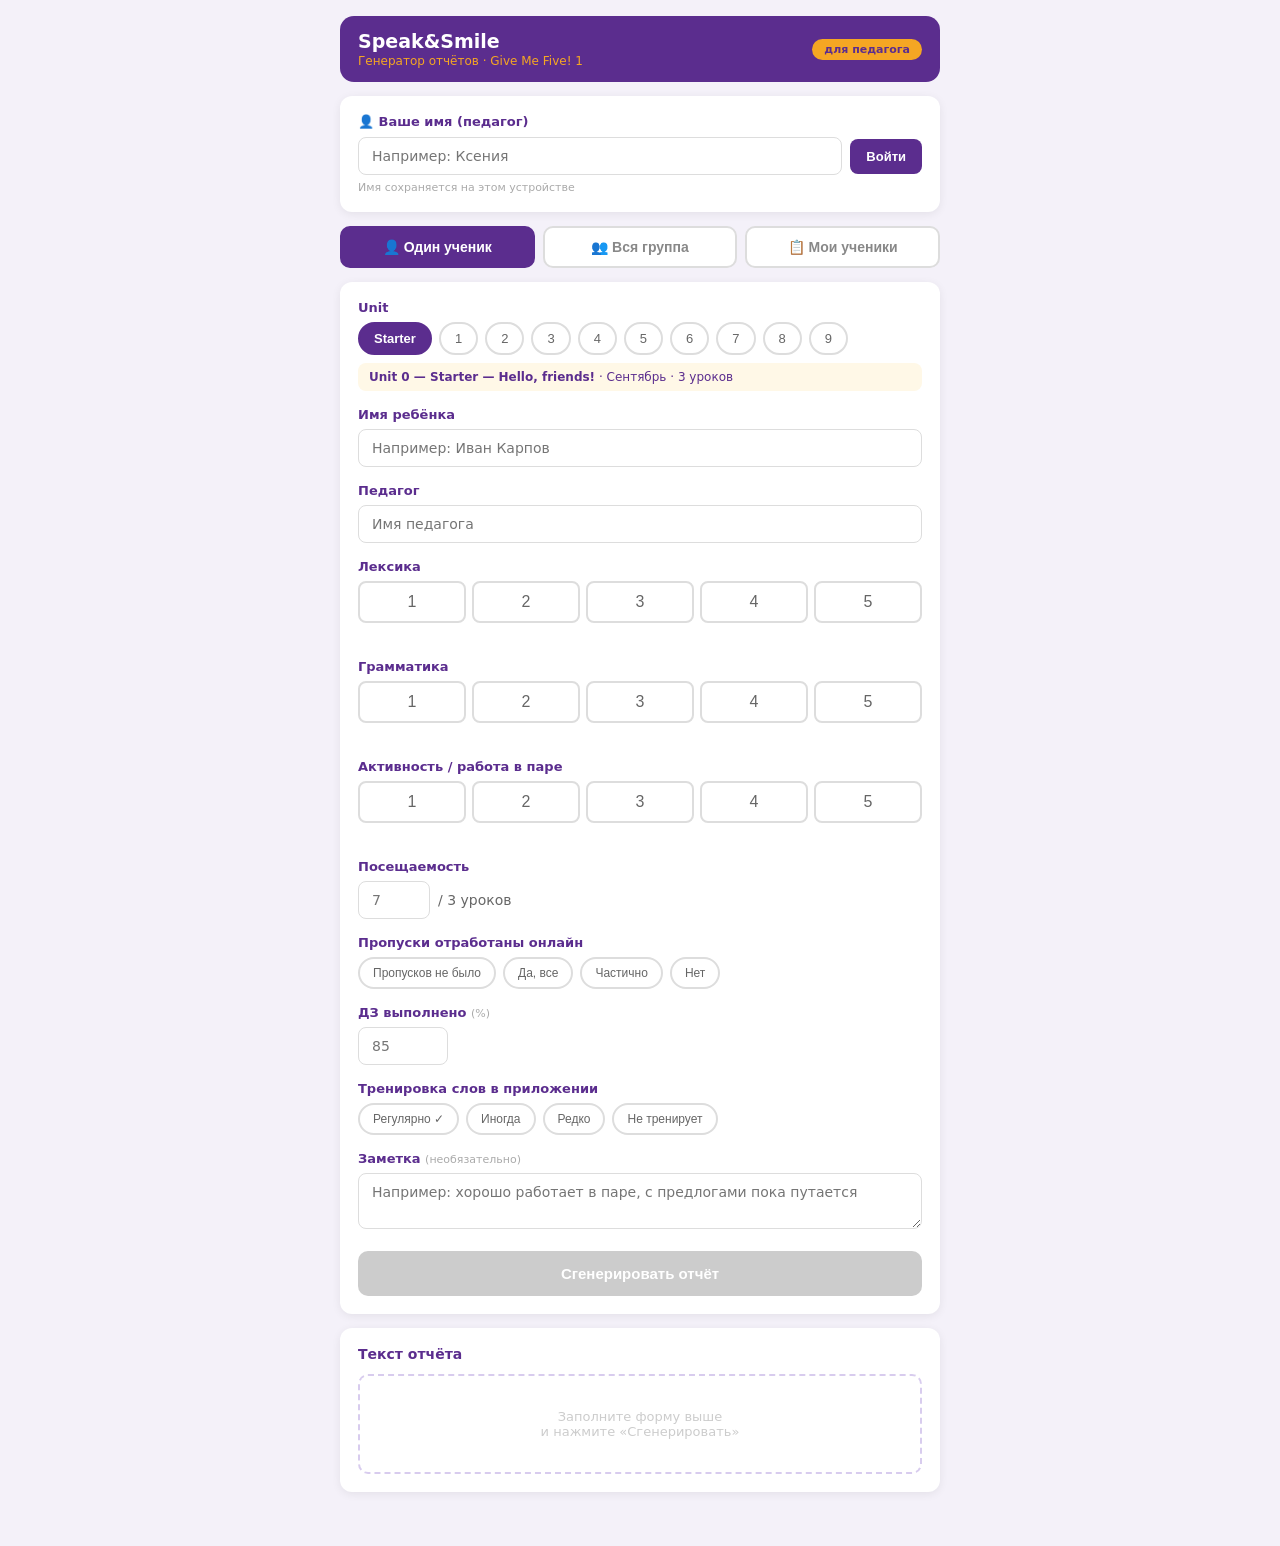
<file: GMF1 report generator.html>
<!DOCTYPE html>
<html lang="ru">
<head>
<meta charset="UTF-8">
<meta name="viewport" content="width=device-width, initial-scale=1.0">
<title>Speak&Smile · Генератор отчётов</title>
<style>
* { box-sizing: border-box; margin: 0; padding: 0; }
body {
  font-family: 'Segoe UI', system-ui, -apple-system, sans-serif;
  background: #f4f1f9; min-height: 100vh;
  padding: 16px 14px 40px; color: #222;
}
.wrap { max-width: 600px; margin: 0 auto; }

.header {
  background: #5B2D8E; border-radius: 14px;
  padding: 14px 18px; margin-bottom: 14px;
  display: flex; align-items: center; justify-content: space-between;
}
.header-title { color: white; font-weight: 800; font-size: 19px; }
.header-sub { color: #F5A623; font-size: 12px; margin-top: 2px; }
.header-badge {
  background: #F5A623; color: #5B2D8E;
  font-weight: 700; font-size: 11px;
  padding: 4px 12px; border-radius: 20px;
}

/* Tabs */
.tabs {
  display: flex; gap: 8px; margin-bottom: 14px;
}
.tab {
  flex: 1; padding: 11px;
  border-radius: 10px; border: 2px solid #ddd;
  background: white; color: #888;
  font-size: 14px; font-weight: 600;
  cursor: pointer; text-align: center;
  -webkit-tap-highlight-color: transparent;
}
.tab.on { background: #5B2D8E; border-color: #5B2D8E; color: white; }

.tab-content { display: none; }
.tab-content.on { display: block; }

.card {
  background: white; border-radius: 12px;
  padding: 18px; box-shadow: 0 2px 10px rgba(0,0,0,0.07);
  margin-bottom: 14px;
}
.field { margin-bottom: 16px; }
.lbl {
  display: block; font-size: 13px; font-weight: 600;
  color: #5B2D8E; margin-bottom: 7px;
}
.lbl-hint { font-weight: 400; color: #aaa; font-size: 11px; }
input[type=text], input[type=number], textarea, select {
  width: 100%; padding: 10px 13px;
  border-radius: 8px; border: 1.5px solid #ddd;
  font-size: 14px; font-family: inherit; outline: none;
  -webkit-appearance: none; appearance: none;
  background: white;
}
textarea { resize: vertical; min-height: 56px; }

.pills { display: flex; flex-wrap: wrap; gap: 7px; margin-bottom: 8px; }
.pill {
  padding: 7px 14px; border-radius: 20px;
  border: 2px solid #ddd; background: white;
  color: #666; font-size: 13px; font-weight: 500;
  cursor: pointer; -webkit-tap-highlight-color: transparent;
}
.pill.on { background: #5B2D8E; border-color: #5B2D8E; color: white; font-weight: 700; }

.srow { display: flex; gap: 6px; }
.sbtn {
  flex: 1; padding: 10px 2px;
  border-radius: 8px; border: 2px solid #ddd;
  background: white; color: #666;
  font-size: 16px; cursor: pointer;
  -webkit-tap-highlight-color: transparent;
}
.sbtn.on { background: #5B2D8E; border-color: #5B2D8E; color: white; font-weight: 700; }
.shint { font-size: 11px; color: #999; font-style: italic; margin-top: 5px; min-height: 15px; }

.orow { display: flex; flex-wrap: wrap; gap: 7px; }
.obtn {
  padding: 7px 13px; border-radius: 20px;
  border: 2px solid #ddd; background: white;
  color: #666; font-size: 12px; font-weight: 500;
  cursor: pointer; -webkit-tap-highlight-color: transparent;
}
.obtn.on { background: #5B2D8E; border-color: #5B2D8E; color: white; font-weight: 700; }

.unit-info {
  background: #FFF8E7; border-radius: 8px;
  padding: 7px 11px; font-size: 12px; color: #5B2D8E;
}
.trow { display: flex; align-items: center; gap: 8px; }
.trow input { width: 72px; }
.slash { color: #bbb; font-size: 22px; }
.fhint { font-size: 11px; color: #aaa; margin-top: 4px; }
.pctprev { font-size: 13px; color: #5B2D8E; font-weight: 600; margin-top: 4px; min-height: 18px; }

.genbtn {
  width: 100%; padding: 14px; border-radius: 10px; border: none;
  background: #5B2D8E; color: white;
  font-weight: 700; font-size: 15px; cursor: pointer;
  -webkit-tap-highlight-color: transparent; margin-top: 2px;
}
.genbtn:disabled { background: #ccc; }

.out-hdr { display: flex; align-items: center; justify-content: space-between; margin-bottom: 12px; }
.out-ttl { font-size: 14px; font-weight: 700; color: #5B2D8E; }
.cpbtn {
  padding: 6px 16px; border-radius: 20px;
  border: 1.5px solid #5B2D8E; background: white; color: #5B2D8E;
  font-size: 12px; font-weight: 600; cursor: pointer;
  -webkit-tap-highlight-color: transparent;
}
.cpbtn.done { background: #5B2D8E; color: white; }
.rempty {
  min-height: 100px; display: flex; align-items: center; justify-content: center;
  color: #ccc; text-align: center;
  border: 2px dashed #d8ccee; border-radius: 10px;
  font-size: 13px; padding: 20px;
}
.rbox {
  background: #EDE7F6; border-radius: 10px;
  padding: 16px; font-size: 14px; line-height: 1.8; display: none;
}
.rhint {
  margin-top: 10px; padding: 10px 12px;
  background: #FFF8E7; border-radius: 8px;
  font-size: 12px; color: #777;
  border-left: 3px solid #F5A623; display: none;
}

/* ── GROUP TAB ── */
.group-top {
  display: grid; grid-template-columns: 1fr 1fr; gap: 12px;
  margin-bottom: 16px;
}
.group-section-title {
  font-size: 13px; font-weight: 700; color: #5B2D8E;
  margin-bottom: 10px; padding-bottom: 6px;
  border-bottom: 2px solid #F5A623;
}

/* Pupil rows */
.pupil-row {
  background: white; border-radius: 10px;
  border: 1.5px solid #e8e0f0;
  padding: 14px; margin-bottom: 10px;
}
.pupil-num {
  display: inline-block;
  background: #5B2D8E; color: white;
  font-size: 11px; font-weight: 700;
  padding: 2px 8px; border-radius: 10px;
  margin-bottom: 10px;
}
.pupil-grid {
  display: grid; grid-template-columns: 1fr 1fr; gap: 10px;
}
.pupil-field label {
  display: block; font-size: 11px; font-weight: 600;
  color: #5B2D8E; margin-bottom: 4px;
}
.mini-scores { display: flex; gap: 4px; }
.msb {
  flex: 1; padding: 7px 2px;
  border-radius: 6px; border: 1.5px solid #ddd;
  background: white; color: #666;
  font-size: 14px; cursor: pointer;
  -webkit-tap-highlight-color: transparent;
  text-align: center;
}
.msb.on { background: #5B2D8E; border-color: #5B2D8E; color: white; font-weight: 700; }
.mini-opts { display: flex; flex-wrap: wrap; gap: 4px; }
.mob {
  padding: 4px 8px; border-radius: 12px;
  border: 1.5px solid #ddd; background: white;
  color: #666; font-size: 11px;
  cursor: pointer; -webkit-tap-highlight-color: transparent;
}
.mob.on { background: #5B2D8E; border-color: #5B2D8E; color: white; font-weight: 700; }
.pupil-field input[type=number] { padding: 7px 10px; font-size: 13px; }
.pupil-field input[type=text] { padding: 7px 10px; font-size: 13px; }
.pupil-field textarea { min-height: 42px; padding: 7px 10px; font-size: 12px; }
.pupil-field.full { grid-column: 1 / -1; }

/* Group report output */
.greport-item {
  background: #EDE7F6; border-radius: 10px;
  padding: 14px; margin-bottom: 12px;
}
.greport-name {
  font-size: 12px; font-weight: 700; color: #5B2D8E;
  margin-bottom: 8px; display: flex;
  justify-content: space-between; align-items: center;
}
.greport-text { font-size: 13px; line-height: 1.75; }

/* Pupils list */
.pupil-card {
  border: 1.5px solid #e8e0f0; border-radius: 10px;
  padding: 12px; margin-bottom: 10px;
}
.pupil-card-name {
  font-size: 14px; font-weight: 700; color: #5B2D8E;
  margin-bottom: 8px;
}
.unit-badges { display: flex; flex-wrap: wrap; gap: 5px; margin-bottom: 8px; }
.unit-badge {
  padding: 4px 10px; border-radius: 12px;
  font-size: 11px; font-weight: 600;
  background: #EDE7F6; color: #5B2D8E;
  cursor: pointer; border: 1.5px solid #D8CCEA;
}
.unit-badge.has-data { background: #5B2D8E; color: white; border-color: #5B2D8E; }
.year-btn {
  padding: 7px 14px; border-radius: 8px;
  border: none; background: #F5A623; color: #5B2D8E;
  font-size: 12px; font-weight: 700; cursor: pointer;
  -webkit-tap-highlight-color: transparent;
}
.del-btn {
  padding: 5px 10px; border-radius: 8px;
  border: 1.5px solid #ffcccc; background: white; color: #cc4444;
  font-size: 11px; cursor: pointer;
  -webkit-tap-highlight-color: transparent;
}

/* Year report */
.year-table { width: 100%; border-collapse: collapse; font-size: 12px; margin: 10px 0; }
.year-table th {
  background: #5B2D8E; color: white;
  padding: 6px 4px; text-align: center; font-weight: 600;
}
.year-table td {
  padding: 6px 4px; text-align: center;
  border-bottom: 1px solid #e8e0f0;
}
.year-table tr:nth-child(even) td { background: #f9f6ff; }
.score-cell { font-weight: 700; }
.score-5 { color: #2e7d32; }
.score-4 { color: #558b2f; }
.score-3 { color: #f57c00; }
.score-2 { color: #c62828; }
.score-1 { color: #b71c1c; }
.year-summary {
  background: #EDE7F6; border-radius: 10px;
  padding: 14px; margin-top: 12px;
  font-size: 14px; line-height: 1.8;
}
</style>
</head>
<body>
<div class="wrap">

<div class="header">
  <div>
    <div class="header-title">Speak&amp;Smile</div>
    <div class="header-sub">Генератор отчётов · Give Me Five! 1</div>
  </div>
  <div class="header-badge">для педагога</div>
</div>

<!-- Teacher login -->
<div class="card" id="teacherCard" style="margin-bottom:14px">
  <div class="lbl" style="margin-bottom:8px">👤 Ваше имя (педагог)</div>
  <div style="display:flex;gap:8px;align-items:center">
    <input type="text" id="teacherLogin" placeholder="Например: Ксения" style="flex:1">
    <button onclick="setTeacher()" style="padding:10px 16px;border-radius:8px;border:none;background:#5B2D8E;color:white;font-weight:700;font-size:13px;cursor:pointer;white-space:nowrap">Войти</button>
  </div>
  <div style="font-size:11px;color:#aaa;margin-top:6px">Имя сохраняется на этом устройстве</div>
</div>
<div id="teacherBadge" style="display:none;margin-bottom:14px;padding:10px 16px;background:#EDE7F6;border-radius:10px;align-items:center;justify-content:space-between">
  <span style="font-size:13px;color:#5B2D8E;font-weight:600" id="teacherBadgeName"></span>
  <button onclick="changeTeacher()" style="font-size:11px;color:#aaa;background:none;border:none;cursor:pointer">Сменить</button>
</div>

<!-- Tabs -->
<div class="tabs" style="flex-wrap:wrap">
  <button class="tab on" onclick="switchTab('one',this)">👤 Один ученик</button>
  <button class="tab" onclick="switchTab('group',this)">👥 Вся группа</button>
  <button class="tab" onclick="switchTab('pupils',this);loadPupils()">📋 Мои ученики</button>
</div>

<!-- ════════════════════════════════════════
     TAB: ONE PUPIL
═══════════════════════════════════════ -->
<div class="tab-content on" id="tab-one">
<div class="card">

  <div class="field">
    <span class="lbl">Unit</span>
    <div class="pills" id="unitPills">
      <button class="pill on" onclick="selUnit(0,this,'one')">Starter</button>
      <button class="pill" onclick="selUnit(1,this,'one')">1</button>
      <button class="pill" onclick="selUnit(2,this,'one')">2</button>
      <button class="pill" onclick="selUnit(3,this,'one')">3</button>
      <button class="pill" onclick="selUnit(4,this,'one')">4</button>
      <button class="pill" onclick="selUnit(5,this,'one')">5</button>
      <button class="pill" onclick="selUnit(6,this,'one')">6</button>
      <button class="pill" onclick="selUnit(7,this,'one')">7</button>
      <button class="pill" onclick="selUnit(8,this,'one')">8</button>
      <button class="pill" onclick="selUnit(9,this,'one')">9</button>
    </div>
    <div class="unit-info" id="uinfo-one"><strong>Unit 1 — My Classroom</strong> · Сентябрь</div>
  </div>

  <div class="field">
    <label class="lbl" for="cname">Имя ребёнка</label>
    <input type="text" id="cname" placeholder="Например: Иван Карпов" oninput="chkOne()">
  </div>
  <div class="field">
    <label class="lbl" for="tname">Педагог</label>
    <input type="text" id="tname" placeholder="Имя педагога">
  </div>

  <div class="field">
    <span class="lbl">Лексика</span>
    <div class="srow" id="vrow">
      <button class="sbtn" onclick="selS('v',1,this)">1</button>
      <button class="sbtn" onclick="selS('v',2,this)">2</button>
      <button class="sbtn" onclick="selS('v',3,this)">3</button>
      <button class="sbtn" onclick="selS('v',4,this)">4</button>
      <button class="sbtn" onclick="selS('v',5,this)">5</button>
    </div>
    <div class="shint" id="vhint"></div>
  </div>
  <div class="field">
    <span class="lbl">Грамматика</span>
    <div class="srow" id="grow">
      <button class="sbtn" onclick="selS('g',1,this)">1</button>
      <button class="sbtn" onclick="selS('g',2,this)">2</button>
      <button class="sbtn" onclick="selS('g',3,this)">3</button>
      <button class="sbtn" onclick="selS('g',4,this)">4</button>
      <button class="sbtn" onclick="selS('g',5,this)">5</button>
    </div>
    <div class="shint" id="ghint"></div>
  </div>
  <div class="field">
    <span class="lbl">Активность / работа в паре</span>
    <div class="srow" id="arow">
      <button class="sbtn" onclick="selS('a',1,this)">1</button>
      <button class="sbtn" onclick="selS('a',2,this)">2</button>
      <button class="sbtn" onclick="selS('a',3,this)">3</button>
      <button class="sbtn" onclick="selS('a',4,this)">4</button>
      <button class="sbtn" onclick="selS('a',5,this)">5</button>
    </div>
    <div class="shint" id="ahint"></div>
  </div>

  <div class="field">
    <span class="lbl">Посещаемость</span>
    <div class="trow">
      <input type="number" id="att" placeholder="7" min="0" max="8" style="width:72px">
      <span style="color:#666;font-size:14px" id="attMax">/ 7 уроков</span>
    </div>
  </div>
  <div class="field">
    <span class="lbl">Пропуски отработаны онлайн</span>
    <div class="orow" id="orow">
      <button class="obtn" onclick="selO('none',this)">Пропусков не было</button>
      <button class="obtn" onclick="selO('yes',this)">Да, все</button>
      <button class="obtn" onclick="selO('partial',this)">Частично</button>
      <button class="obtn" onclick="selO('no',this)">Нет</button>
    </div>
  </div>
  <div class="field">
    <span class="lbl">ДЗ выполнено <span class="lbl-hint">(%)</span></span>
    <input type="number" id="hw" placeholder="85" min="0" max="100" style="width:90px">
  </div>
  <div class="field">
    <span class="lbl">Тренировка слов в приложении</span>
    <div class="orow" id="approw">
      <button class="obtn" onclick="selApp('always',this)">Регулярно ✓</button>
      <button class="obtn" onclick="selApp('sometimes',this)">Иногда</button>
      <button class="obtn" onclick="selApp('rarely',this)">Редко</button>
      <button class="obtn" onclick="selApp('never',this)">Не тренирует</button>
    </div>
  </div>
  <div id="testField" class="field">
    <span class="lbl">Результат теста</span>
    <div class="trow">
      <input type="number" id="ts" placeholder="54" min="0" oninput="updPct()">
      <span class="slash">/</span>
      <input type="number" id="tt" placeholder="60" min="0" oninput="updPct()">
    </div>
    <div class="fhint">набрано / максимум</div>
    <div class="pctprev" id="pctprev"></div>
  </div>
  <div class="field">
    <label class="lbl" for="note">Заметка <span class="lbl-hint">(необязательно)</span></label>
    <textarea id="note" placeholder="Например: хорошо работает в паре, с предлогами пока путается"></textarea>
  </div>

  <button class="genbtn" id="gbtn" disabled onclick="genOne()">Сгенерировать отчёт</button>
</div>

<div class="card">
  <div class="out-hdr">
    <div class="out-ttl">Текст отчёта</div>
    <button class="cpbtn" id="cpbtn" style="display:none" onclick="cpOne()">Копировать</button>
  </div>
  <div class="rempty" id="rempty">Заполните форму выше<br>и нажмите «Сгенерировать»</div>
  <div class="rbox" id="rbox"></div>
  <div class="rhint" id="rhint">Скопируйте текст и вставьте в Telegram или приложение.</div>
  <div id="saveOneArea" style="display:none;margin-top:10px">
    <button onclick="saveOne()" id="saveBtnOne" style="width:100%;padding:11px;border-radius:10px;border:2px solid #5B2D8E;background:white;color:#5B2D8E;font-weight:700;font-size:14px;cursor:pointer">
      💾 Сохранить данные ученика
    </button>
    <div id="saveOneMsg" style="font-size:12px;color:#aaa;text-align:center;margin-top:6px;min-height:16px"></div>
  </div>
</div>
</div><!-- /tab-one -->


<!-- ════════════════════════════════════════
     TAB: GROUP
═══════════════════════════════════════ -->
<div class="tab-content" id="tab-group">
<div class="card">
  <div class="group-section-title">Общие данные группы</div>

  <div class="group-top">
    <div class="field">
      <span class="lbl">Unit</span>
      <div class="pills" id="gUnitPills">
        <button class="pill on" onclick="selUnit(0,this,'group')">Starter</button>
        <button class="pill" onclick="selUnit(1,this,'group')">1</button>
        <button class="pill" onclick="selUnit(2,this,'group')">2</button>
        <button class="pill" onclick="selUnit(3,this,'group')">3</button>
        <button class="pill" onclick="selUnit(4,this,'group')">4</button>
        <button class="pill" onclick="selUnit(5,this,'group')">5</button>
        <button class="pill" onclick="selUnit(6,this,'group')">6</button>
        <button class="pill" onclick="selUnit(7,this,'group')">7</button>
        <button class="pill" onclick="selUnit(8,this,'group')">8</button>
        <button class="pill" onclick="selUnit(9,this,'group')">9</button>
      </div>
      <div class="unit-info" id="uinfo-group" style="margin-top:6px"><strong>Unit 1 — My Classroom</strong> · Сентябрь</div>
    </div>
    <div>
      <div class="field">
        <label class="lbl" for="gTeacher">Педагог</label>
        <input type="text" id="gTeacher" placeholder="Имя педагога">
      </div>
      <div class="field">
        <label class="lbl" for="gTestTotal">Максимум теста</label>
        <input type="number" id="gTestTotal" placeholder="60" min="0" style="width:80px">
      </div>
    </div>
  </div>
</div>

<!-- 12 pupil rows -->
<div id="pupilRows"></div>

<div class="card" style="text-align:center">
  <button class="genbtn" onclick="genGroup()" style="max-width:400px;margin:0 auto;margin-bottom:10px">
    Сгенерировать все отчёты
  </button>
  <button onclick="saveGroup()" id="saveBtnGroup" style="display:none;width:100%;max-width:400px;margin:0 auto;padding:11px;border-radius:10px;border:2px solid #5B2D8E;background:white;color:#5B2D8E;font-weight:700;font-size:14px;cursor:pointer">
    💾 Сохранить данные группы
  </button>
  <div id="saveGroupMsg" style="font-size:12px;color:#aaa;text-align:center;margin-top:6px;min-height:16px"></div>
</div>

<div id="groupOutput"></div>
</div><!-- /tab-group -->

<!-- ════════════════════════════════════════
     TAB: MY PUPILS
═══════════════════════════════════════ -->
<div class="tab-content" id="tab-pupils">

<div class="card">
  <div class="group-section-title">Мои ученики</div>
  <div style="font-size:12px;color:#aaa;margin-bottom:12px">
    Все сохранённые данные на этом устройстве
  </div>
  <div id="pupilsList"></div>
</div>

<!-- Годовой отчёт -->
<div class="card" id="yearCard" style="display:none">
  <div class="group-section-title" id="yearTitle"></div>
  <div id="yearContent"></div>
</div>

</div><!-- /tab-pupils -->

</div><!-- /wrap -->

<script>
var UNITS=[
  {n:0,t:"Starter — Hello, friends!",  m:"Сентябрь",          att:3,  hasTest:false, v:"числа 1–10, цвета, дни недели, формы",                        g:"Hello / Goodbye. What's your name? / I'm (Jake). Classroom commands."},
  {n:1,t:"Ready for school!",           m:"Сентябрь–Октябрь",  att:7,  hasTest:true,  v:"предметы класса (pencil, book, bag, ruler, scissors, glue)",   g:"Where's my…? / It's in / on / under the (bag)"},
  {n:2,t:"Happy birthday!",             m:"Октябрь",            att:7,  hasTest:true,  v:"игрушки (bike, ball, kite, doll, robot, skateboard)",          g:"Is it a…? / Yes, it is. / No, it isn't. / My favourite toy is…"},
  {n:3,t:"At the circus",               m:"Ноябрь",             att:7,  hasTest:true,  v:"части тела, внешность (head, eyes, nose, hair, arms, legs)",   g:"I've / He's / She's got… (have got)"},
  {n:4,t:"Fantastic food!",             m:"Ноябрь–Декабрь",    att:9,  hasTest:true,  v:"еда и фрукты (pizza, soup, salad, fish, bananas, grapes)",    g:"I like / don't like / love… Do you like…? Yes/No"},
  {n:5,t:"Fun on the farm",             m:"Январь–Февраль",    att:7,  hasTest:true,  v:"животные фермы (cow, horse, sheep, pig, duck, hen, goat)",    g:"can / can't — (Birds) can fly. / (Pigs) can't climb."},
  {n:6,t:"A day in the park",           m:"Февраль",            att:7,  hasTest:true,  v:"парк, природа (slide, swing, pond, tree, flower, butterfly)", g:"Where's / Where are…? He's / She's / They're (behind / next to…)"},
  {n:7,t:"Let's explore my town!",      m:"Март",               att:7,  hasTest:true,  v:"места в городе, транспорт (zoo, library, hospital, bus, train)", g:"There is / There are… How many…? Numbers 11–20"},
  {n:8,t:"Camping fun!",                m:"Март–Апрель",        att:7,  hasTest:true,  v:"одежда, активности (T-shirt, jeans, coat, boots; climbing, fishing)", g:"Present Continuous — What are you wearing? / He's / She's (riding a horse)"},
  {n:9,t:"Day and night",               m:"Апрель–Май",         att:11, hasTest:true,  v:"ежедневные действия (wake up, brush teeth, have breakfast, go to school, go to bed)", g:"I (wash my face) every day. / In the morning / afternoon / evening"}
];
var SL={1:"не усвоено",2:"слабо, нужна дополнительная работа",3:"справляется с поддержкой",4:"уверенно",5:"отлично, без подсказок"};
var AL={1:"почти не включается",2:"активность ниже среднего",3:"включается, иногда нужно побуждение",4:"активен(а), хорошо работает в паре",5:"очень активен(а), инициативен(а)"};
var OL={none:"пропусков не было",yes:"все пропуски отработаны онлайн",partial:"пропуски отработаны частично",no:"пропущенные уроки не отработаны"};
var APL={always:"регулярно ✓",sometimes:"иногда",rarely:"редко — рекомендуем заниматься чаще",never:"не выполняется — рекомендуем включить в домашнюю рутину"};

var S={ui:0,v:0,g:0,a:0,o:"",app:""};
var GS={ui:0};

// ── Tab switch ────────────────────────────────────────────
function switchTab(name,btn){
  document.querySelectorAll('.tab').forEach(function(b){b.classList.remove('on');});
  document.querySelectorAll('.tab-content').forEach(function(c){c.classList.remove('on');});
  btn.classList.add('on');
  document.getElementById('tab-'+name).classList.add('on');
}

// ── Unit select ───────────────────────────────────────────
function selUnit(i,btn,mode){
  var pillsId = mode==='group' ? 'gUnitPills' : 'unitPills';
  var infoId  = mode==='group' ? 'uinfo-group' : 'uinfo-one';
  document.querySelectorAll('#'+pillsId+' .pill').forEach(function(b){b.classList.remove('on');});
  btn.classList.add('on');
  var u=UNITS[i];
  document.getElementById(infoId).innerHTML='<strong>Unit '+u.n+' — '+u.t+'</strong> · '+u.m+' · '+u.att+' уроков';
  if(mode==='one'){
    var attMax=document.getElementById('attMax');
    if(attMax) attMax.textContent='/ '+u.att+' уроков';
    var tf=document.getElementById('testField');
    if(tf) tf.style.display=u.hasTest?'':'none';
  }
  if(mode==='group') GS.ui=i; else { S.ui=i; chkOne(); }
}

// ── One-pupil selectors ───────────────────────────────────
function selS(k,val,btn){
  S[k]=val;
  var rowId=k==='v'?'vrow':k==='g'?'grow':'arow';
  var hintId=k==='v'?'vhint':k==='g'?'ghint':'ahint';
  document.querySelectorAll('#'+rowId+' .sbtn').forEach(function(b){b.classList.remove('on');});
  btn.classList.add('on');
  document.getElementById(hintId).textContent=(k==='a'?AL:SL)[val];
  chkOne();
}
function selO(val,btn){
  S.o=val;
  document.querySelectorAll('#orow .obtn').forEach(function(b){b.classList.remove('on');});
  btn.classList.add('on');
}
function selApp(val,btn){
  S.app=val;
  document.querySelectorAll('#approw .obtn').forEach(function(b){b.classList.remove('on');});
  btn.classList.add('on');
}
function updPct(){
  var s=parseFloat(document.getElementById('ts').value);
  var t=parseFloat(document.getElementById('tt').value);
  document.getElementById('pctprev').textContent=(s>0&&t>0)?'→ '+Math.round(s/t*100)+'%':'';
}
function chkOne(){
  var ok=document.getElementById('cname').value.trim()&&S.v&&S.g&&S.a;
  document.getElementById('gbtn').disabled=!ok;
}

// ── Тексты отчётов ────────────────────────────────────────
var REPORTS = {
  0: { // Starter — Hello, friends!
    main:[
      '{name} только начинает знакомиться с английским в учебнике. Стартовый блок — это плавный вход, и не все всё схватывают сразу. Продолжаем.',
      'Стартовый блок проходит постепенно. {name} уже откликается на команды класса (Stand up! Open your book!), знакомится и прощается по-английски. Числа и цвета из Starter — с опорой.',
      '{name} освоил(а) основу Starter: представляется — «My name is…», считает до 10, называет цвета и дни недели. На уроках участвует, в диалогах с опорой справляется. Хороший старт.',
      '{name} уверенно прошёл(а) Starter: знакомится — «What\'s your name? — I\'m…», называет числа, цвета, дни недели, понимает команды класса. Готов(а) к работе с учебником.',
      'Отличный старт! {name} сразу вошёл(а) в ритм: уверенно знакомится — «Hi! My name is… Nice to meet you!», считает до 10, знает все цвета и дни недели. Команды класса понимает без перевода. Прекрасная база для первого юнита.'
    ],
    reading:[
      'Фонетика (JP Book 2): начинаем знакомство со звуками ch, sh. Пока в самом начале.',
      'Фонетика (JP Book 2): звуки ch (chip) и sh (ship) — знакомство. {name} слышит разницу, читает с опорой.',
      'Фонетика (JP Book 2): ch и sh — с поддержкой. Начинаем th. {name} уже пробует читать короткие слова.',
      'Фонетика (JP Book 2): ch, sh — уверенно. th (this, three) — осваивает. Хороший темп.',
      'Фонетика (JP Book 2): ch, sh, th — отлично. {name} читает chip, chop, ship, fish, this, three — без ошибок. Сильное начало.'
    ]
  },
  1: { // Unit 1 — Ready for school!
    main:[
      '{name} пока осваивается с форматом учебника. Предметы класса и предлоги места (in, on, under) требуют дополнительной практики. Будем работать.',
      'Стартовый юнит даётся постепенно. {name} уже узнаёт предметы класса и понимает вопрос «Where\'s my pencil?», но самостоятельно строить ответ пока сложно. С опорой справляется — это уже хорошо.',
      '{name} освоил(а) предметы класса: pencil, book, bag, ruler, rubber, scissors, glue. Понимает и отвечает: «Where\'s my pencil? — It\'s on the desk». Предлоги in / on / under с опорой. В диалогах участвует.',
      'Хороший юнит! {name} знает предметы класса и уверенно отвечает: «It\'s in the bag / on the desk / under the chair». Умеет попросить: «May I borrow your ruler?» Ориентируется в классе на английском.',
      'Отличный юнит! {name} свободно ориентируется в классе: называет все предметы, говорит где что лежит — «It\'s in the bag», «Put it on the shelf». «May I borrow your…? — Of course!» использует в реальных ситуациях.'
    ],
    reading:[
      'Фонетика (JP Book 2): ch, sh, th, ng — продолжаем. Пока в процессе освоения.',
      'Фонетика: th (this, three) и ng (ring, long) — с опорой. Читает слова медленно.',
      'Фонетика: ch, sh, th, ng — знакомы. {name} читает с небольшой поддержкой: chip, shop, ring.',
      'Фонетика: ch, sh, th, ng — усвоены. {name} читает уверенно: chip, shop, fish, this, ring, long.',
      'Фонетика: ch, sh, th (мягкий и твёрдый), ng — отлично. {name} читает бегло: chip, much, ship, dish, this, that, ring, strong.'
    ]
  },
  2: { // Unit 2 — Happy birthday!
    main:[
      '{name} пока затрудняется с названиями игрушек и вопросом «Is it a…?». Тема интересная — продолжим закреплять.',
      'Игрушки знакомы частично: bike, ball, doll узнаёт. «Is it a bike? — Yes, it is» с опорой. robot и skateboard требуют повторения.',
      '{name} знает большинство игрушек и участвует в диалоге: «Is it a robot? — No, it isn\'t. It\'s a kite!» Прилагательные big / small, old / new — понимает, в речи с подсказкой.',
      '{name} уверенно ведёт диалог: «What is it? — It\'s a skateboard. Is it big? — Yes, it is!» Описывает: «It\'s a small red car». Загадки про игрушки — любимое задание.',
      '{name} говорит об игрушках свободно: описывает, загадывает, отгадывает — «It\'s big and fast. Is it a bike? — No! It\'s a skateboard!» Прилагательные в речи естественны: «I\'ve got a new blue robot».'
    ],
    reading:[
      'Фонетика (JP Book 2): короткие гласные a, e, i, o, u — различение. Пока в начале.',
      'Фонетика: короткие гласные — узнаёт с опорой. hat / hit / hot пока путаются.',
      'Фонетика: короткие гласные — с поддержкой. CVC-слова (cat, hen, big, dog, fun) — в основном правильно.',
      'Фонетика: короткие гласные — уверенно различает. CVC-слова — без ошибок.',
      'Фонетика: короткие гласные — отлично. {name} читает и пишет CVC-слова свободно, слышит разницу между hat / hit / hot.'
    ]
  },
  3: { // Unit 3 — At the circus
    main:[
      'Тема тела и внешности пока даётся с трудом. «I\'ve got…» — конструкция новая, нужна практика.',
      'Части тела знает: head, eyes, nose, mouth, hands, legs. «I\'ve got a red nose» с опорой получается. Описывать внешность другого пока сложно.',
      '{name} знает части тела и описывает себя: «I\'ve got blue eyes and short hair». Может описать другого: «She\'s got curly hair». В игре «Guess who?» с удовольствием участвует.',
      '{name} уверенно описывает внешность: «He\'s got big ears and a funny nose», «She\'s got long curly hair and green eyes». Have got — без ошибок. В «Guess who?» — один из лучших.',
      '{name} описывает внешность легко — и реальную, и фантастическую: «The monster has got three heads and four mouths!» Have got — свободно. Описание любого человека за 10 секунд.'
    ],
    reading:[
      'Фонетика (JP Book 2): двойные согласные (ll, ff, ss, zz) и ck — знакомство.',
      'Фонетика: двойные согласные (bell, off, miss) — с опорой. ck (kick, clock) — знакомство.',
      'Фонетика: двойные согласные — с поддержкой. ck vs k — понимает правило, иногда путается.',
      'Фонетика: двойные согласные — уверенно. ck (kick, back, clock) — без ошибок.',
      'Фонетика: двойные согласные и ck vs k — отлично. {name} применяет правила автоматически.'
    ]
  },
  4: { // Unit 4 — Fantastic food! + Резерв 1
    main:[
      'Еда и фрукты — тема пока осваивается. «I like / I don\'t like» понимает, но в речи использует с трудом.',
      '{name} знает основные продукты: pizza, rice, soup, fish. Говорит о предпочтениях с опорой: «I like pizza. I don\'t like soup». «Do you like…?» понимает, ответить самостоятельно пока сложно.',
      'Хорошо знает еду и фрукты. Ведёт диалог: «Do you like bananas? — Yes, I do! Do you like onions? — No, I don\'t!» Составил(а) своё меню. «I love pizza!» уже в активной речи.',
      '{name} уверенно говорит о еде: «I love pizza, but I don\'t like soup». Проводит опрос: «Do you like strawberries?» Составил(а) меню и рассказал(а) о нём классу.',
      '{name} говорит о еде естественно: «I love pasta and mangoes, but I absolutely don\'t like mushrooms!» Знает все продукты и фрукты, с удовольствием проводит опросы. Do you like…? — любимый вопрос на уроке.'
    ],
    reading:[
      'Фонетика (JP Book 2): Magic e (a-e, i-e) — знакомство. Пока в начале пути.',
      'Фонетика: Magic e (a-e: cake, name) — с опорой. Путает с короткой a.',
      'Фонетика: Magic e (a-e: cake; i-e: kite, bike) — с поддержкой. Длинная гласная начинает получаться.',
      'Фонетика: Magic e (a-e, e-e, i-e) — уверенно: cake, name, Pete, kite, smile.',
      'Фонетика: Magic e (a-e, e-e, i-e, o-e, u-e) — отлично. {name} читает длинные гласные свободно. Понимает правило молчаливой e.'
    ]
  },
  5: { // Unit 5 — Fun on the farm
    main:[
      'Животные фермы и can / can\'t — новая тема, пока даётся с трудом. Продолжаем.',
      'Знает основных животных: cow, horse, pig, duck. Can / can\'t понимает, в речи с опорой: «Cows can\'t fly».',
      '{name} знает животных фермы и говорит об их способностях: «Horses can run, but they can\'t swim». Загадки составляет с подсказкой.',
      '{name} уверенно использует can / can\'t: «Ducks can swim and fly, but they can\'t climb». Загадку составил(а) сам(а) и загадал(а) классу.',
      'Can / can\'t — свободное владение. {name} говорит о животных, людях и о себе: «I can swim and run, but I can\'t fly — I\'m not a bird!» Загадки составляет творчески.'
    ],
    reading:[
      'Фонетика (JP Book 2): /ai/ (rain, play) и /ee/ (tree, leaf) — знакомство.',
      'Фонетика: /ai/ через ai (rain) и ay (play) — с опорой. /ee/ через ee (tree) — знакомство.',
      'Фонетика: /ai/ — с поддержкой. /ee/ (ee, ea, e-e) — осваивает.',
      'Фонетика: /ai/ — уверенно. /ee/ через ee (tree) и ea (leaf, meat) — хорошо.',
      'Фонетика: /ai/ и /ee/ во всех написаниях — отлично. {name} читает: rain, play, tree, leaf, Pete — без подсказок.'
    ]
  },
  6: { // Unit 6 — A day in the park
    main:[
      'Парк и предлоги места — новая тема. «Where\'s…?» пока воспринимается с трудом, нужна практика.',
      'Знает места в парке: slide, swing, pond. Отвечает с опорой: «She\'s on the swing». Предлоги behind, in front of пока путаются.',
      '{name} ориентируется в парке: «Where\'s Tom? — He\'s behind the tree». Природные объекты знает. Предлоги места использует, иногда нужна подсказка.',
      '{name} уверенно описывает расположение: «She\'s on the swing», «They\'re behind the fountain», «The bee is next to the flower». «Where\'s…?» — без затруднений.',
      'Предлоги места — свободное владение. {name} описывает любую сцену: «The cat is under the bench, the bird is on the tree, the children are in front of the fountain».'
    ],
    reading:[
      'Фонетика (JP Book 2): /ie/ (pie, kite) и /oa/ (coat, grow) — знакомство.',
      'Фонетика: /ie/ (pie, i-e: kite) — с опорой. /oa/ (coat, grow) — знакомство.',
      'Фонетика: /ie/ — с поддержкой. /oa/ (oa, ow, o-e) — осваивает.',
      'Фонетика: /ie/ — уверенно (pie, kite, sky, night). /oa/ — хорошо (coat, grow, bone).',
      'Фонетика: /ie/ и /oa/ во всех написаниях — отлично. {name} читает: pie, kite, night, coat, toad, grow — без ошибок.'
    ]
  },
  7: { // Unit 7 — Let's explore my town!
    main:[
      'Город и «There is / There are» — объёмная тема. Пока в начале пути, продолжаем.',
      'Знает основные места: park, school, hospital, library. «There\'s a…» понимает, «There are…» и числа 11–20 пока с трудом.',
      '{name} говорит о городе: «There\'s a big library and two sweet shops». Числа 11–20 знает, «How many…?» с опорой.',
      '{name} уверенно описывает город: «There are three buses and a taxi». «How many schools are there?» — задаёт сам(а). Числа 11–20 — без ошибок.',
      'Город как на ладони! {name} описывает freely: «There\'s a big zoo next to the park, and there are twelve buses at the station». Числа, транспорт, места — всё в активном словаре.'
    ],
    reading:[
      'Фонетика (JP Book 2): /oo/ длинный и короткий, /or/ — знакомство.',
      'Фонетика: /oo/ длинный (moon, food) — с опорой. /oo/ короткий (book, cook) — путает.',
      'Фонетика: /oo/ оба варианта — с поддержкой. /or/ (storm, fork) — осваивает.',
      'Фонетика: /oo/ (moon / book) — уверенно различает. /or/ (storm, fork, sort) — хорошо.',
      'Фонетика: /oo/ длинный и короткий, /or/ — отлично. {name} различает moon и book на слух и в тексте.'
    ]
  },
  8: { // Unit 8 — Camping fun!
    main:[
      'Одежда и Present Continuous — новые темы. «What are you wearing?» пока воспринимается с трудом.',
      'Одежду знает частично: T-shirt, jeans, hat. Present Continuous понимает, «She\'s wearing…» самостоятельно строит с трудом.',
      '{name} знает одежду и отвечает: «I\'m wearing a blue T-shirt and jeans». Описывает других: «She\'s wearing a dress». Активности — с опорой.',
      '{name} уверенно использует Present Continuous: «He\'s climbing a tree», «She\'s wearing a red coat and boots». Описывает картинки и реальные ситуации.',
      'Present Continuous — как родной. {name} описывает всё что видит: «He\'s riding a horse, she\'s making a fire, and they\'re putting up a tent!» Написал(а) дневник похода — живо и с деталями.'
    ],
    reading:[
      'Фонетика (JP Book 2): /er/ (sister, bird, purple) и /ar/ (shark, farm) — знакомство.',
      'Фонетика: /er/ через er (sister) — с опорой. /ar/ (shark, farm) — знакомство.',
      'Фонетика: /er/ (er, ir, ur) — с поддержкой. /ar/ — осваивает.',
      'Фонетика: /er/ во всех написаниях — уверенно. /ar/ (shark, farm, star) — хорошо.',
      'Фонетика: /er/ (er/ir/ur) и /ar/ — отлично. {name} читает: sister, bird, purple, shark, farm — без ошибок.'
    ]
  },
  9: { // Unit 9 — Day and night + Final + Speaking + Резерв 2
    main:[
      'Распорядок дня и Present Simple — завершающий юнит. Тема даётся с трудом, но следующий год даст время для закрепления.',
      'Знает основные действия: wake up, have breakfast, go to school. Рассказывает с опорой. Present Simple — в процессе. На итоговом тесте справился(ась) с базовыми заданиями.',
      '{name} рассказывает о своём дне: «I wake up at seven. I have breakfast and go to school». Времена суток понимает. На финальном тесте и устном экзамене справился(ась) с основными заданиями.',
      '{name} уверенно описывает день: «I wake up, brush my teeth, have breakfast and go to school. In the evening I do my homework». На устном экзамене говорил(а) свободно. Сильное завершение года.',
      'Блестящее завершение года! {name} рассказывает о своём дне свободно и с деталями: «I wake up at seven, brush my teeth and have breakfast. I go to school in the morning, do homework in the afternoon, and read in the evening». Устный экзамен — уверенно, без подсказок.'
    ],
    reading:[
      'Фонетика (JP Book 2): /air/, /ou/, /oi/, soft c/g, ph — знакомство. Читаем первые мини-тексты.',
      'Фонетика: /air/ (chair) и /ou/ (found, brown) — с опорой. Мини-тексты читает медленно.',
      'Фонетика: /air/, /ou/, /oi/ — с поддержкой. Мини-тексты «The fish», «The fox» — справляется.',
      'Фонетика: /air/, /ou/, /oi/, soft c/g, ph — уверенно. Читает мини-тексты самостоятельно.',
      'Фонетика: весь JP Book 2 пройден отлично. {name} читает мини-тексты и короткие рассказы самостоятельно. За год — путь от отдельных звуков до связного чтения. Это огромный результат.'
    ]
  }
};

// ── Report builder ────────────────────────────────────────
function cap(s){return s.charAt(0).toUpperCase()+s.slice(1);}

function buildReport(name,teacher,unitIdx,v,g,a,att,online,hw,app,ts,tt,note){
  var u=UNITS[unitIdx];
  var rdata=REPORTS[unitIdx];
  function fill(s){ return s.replace(/\{name\}/g,name); }

  var vi=Math.max(0,Math.min(4,v-1));
  var mainText = rdata ? fill(rdata.main[vi]) : '';
  var readText = rdata ? fill(rdata.reading[vi]) : '';

  var actText={
    1:'На уроках пока сложно включиться — нужна постоянная поддержка. Будем работать.',
    2:'Активность пока невысокая, иногда нужно дополнительное побуждение. Потенциал есть.',
    3:'На уроках в целом включается в работу, в парных заданиях участвует.',
    4:'На уроках активен(а) и вовлечён(а), хорошо работает в паре с одноклassниками.',
    5:'Один(а) из самых активных на уроке — инициативен(а), охотно помогает партнёру, задаёт вопросы.'
  }[a];

  var lines=[];
  lines.push('📝 Отчёт · Unit '+u.n+' — '+u.t+' · '+u.m);
  lines.push('👤 '+name);
  lines.push('');
  if(mainText) lines.push(mainText);
  lines.push('');
  if(readText){ lines.push('📖 Чтение: '+readText); lines.push(''); }
  if(Math.abs(v-a)>=2){ lines.push('👥 Работа на уроке: '+actText); lines.push(''); }

  // Статистика — человеческим языком
  var statLines=[];
  if(att){
    var attN=parseInt(att), attMax=u.att;
    var attPct=Math.round(attN/attMax*100);
    var attStr;
    if(attPct===100) attStr='✅ Посещаемость: '+attN+' из '+attMax+' уроков — ни одного пропуска. Это важно: регулярность даёт результат.';
    else if(attPct>=80) attStr='📅 Посещаемость: '+attN+' из '+attMax+' уроков. Пропуски есть, но несущественные — материал усвоен в полном объёме.';
    else if(attPct>=60) attStr='📅 Посещаемость: '+attN+' из '+attMax+' уроков. Пропущено несколько занятий — часть материала отработана онлайн.';
    else attStr='📅 Посещаемость: '+attN+' из '+attMax+' уроков. Много пропусков — это влияет на темп. Рекомендуем уделить особое внимание регулярности.';
    if(online==='yes') attStr+=' Все пропущенные уроки отработаны онлайн — молодец!';
    else if(online==='partial') attStr+=' Часть пропусков отработана онлайн.';
    statLines.push(attStr);
  }
  if(hw){
    var hwN=parseInt(hw);
    if(hwN>=90) statLines.push('📚 Домашние задания: '+hwN+'% выполнено. Отличная дисциплина — это напрямую влияет на результат.');
    else if(hwN>=70) statLines.push('📚 Домашние задания: '+hwN+'% выполнено. Хороший показатель. Чуть больше регулярности — и прогресс ускорится.');
    else if(hwN>=50) statLines.push('📚 Домашние задания: '+hwN+'% выполнено. Рекомендуем уделять им больше внимания — 10–15 минут в день дают заметный эффект.');
    else statLines.push('📚 Домашние задания: '+hwN+'% выполнено. Домашняя работа выполняется редко — это сдерживает прогресс. Попробуйте выделить постоянное время для занятий.');
  }
  if(app){
    if(app==='always') statLines.push('📱 Приложение для тренировки слов: занимается регулярно. Отлично — слова закрепляются именно через повторение.');
    else if(app==='sometimes') statLines.push('📱 Приложение для тренировки слов: занимается иногда. Рекомендуем сделать это ежедневной привычкой — 5–7 минут перед сном, и слова переходят в долгосрочную память.');
    else if(app==='rarely') statLines.push('📱 Приложение для тренировки слов: занимается редко. Без регулярного повторения слова быстро забываются. 5 минут в день — и результат не заставит ждать.');
    else statLines.push('📱 Приложение для тренировки слов: пока не используется. Это простой способ закрепить лексику дома — 5 минут в день, бесплатно, ребёнку понравится.');
  }
  if(ts&&tt&&parseFloat(tt)>0){
    var pct=Math.round(parseFloat(ts)/parseFloat(tt)*100);
    var tc=pct>=90?'Отличный результат.':pct>=75?'Хороший результат.':pct>=60?'Есть над чем поработать в следующем юните.':'Тест показал пробелы — разберём их на уроках.';
    statLines.push('📝 Тест: '+ts+' из '+tt+' баллов ('+pct+'%). '+tc);
  } else if(ts){
    statLines.push('📝 Тест: '+ts+' баллов.');
  }
  if(statLines.length){ lines.push(statLines.join('\n')); lines.push(''); }

  if(note){ lines.push('💬 '+note); lines.push(''); }
  lines.push('С уважением, команда Speak&Smile | '+(teacher||'[педагог]'));
  return lines.join('\n');
}

// ── One pupil generate ────────────────────────────────────
function genOne(){
  var name=document.getElementById('cname').value.trim();
  var teacher=currentTeacher||document.getElementById('tname').value.trim()||'[педагог]';
  var att=document.getElementById('att').value;
  var hw=document.getElementById('hw').value;
  var ts=document.getElementById('ts').value;
  var tt=document.getElementById('tt').value;
  var note=document.getElementById('note').value.trim();
  var txt=buildReport(name,teacher,S.ui,S.v,S.g,S.a,att,S.o,hw,S.app,ts,tt,note);
  document.getElementById('rempty').style.display='none';
  var box=document.getElementById('rbox');
  box.style.display='block';
  box.innerHTML=txt.replace(/\n/g,'<br>');
  var cb=document.getElementById('cpbtn');
  cb.style.display='inline-block'; cb.textContent='Копировать'; cb.className='cpbtn';
  document.getElementById('rhint').style.display='block';
  document.getElementById('saveOneArea').style.display='block';
  document.getElementById('saveBtnOne').style.background='white';
  document.getElementById('saveOneMsg').textContent='';
}
function cpOne(){
  cpText(document.getElementById('rbox').innerText||'', document.getElementById('cpbtn'));
}

// ── Group tab: build pupil rows ───────────────────────────
function buildPupilRows(){
  var container=document.getElementById('pupilRows');
  container.innerHTML='';
  for(var i=1;i<=12;i++){
    var div=document.createElement('div');
    div.className='card pupil-row';
    div.setAttribute('data-pupil',i);
    div.innerHTML=
      '<div class="pupil-num">Ученик '+i+'</div>'+
      '<div class="pupil-grid">'+
        '<div class="pupil-field full">'+
          '<label>Имя</label>'+
          '<input type="text" id="p'+i+'_name" placeholder="Иван Карпов">'+
        '</div>'+
        '<div class="pupil-field">'+
          '<label>Лексика</label>'+
          '<div class="mini-scores">'+
            '<button class="msb" onclick="mSel('+i+',\'v\',1,this)">1</button>'+
            '<button class="msb" onclick="mSel('+i+',\'v\',2,this)">2</button>'+
            '<button class="msb" onclick="mSel('+i+',\'v\',3,this)">3</button>'+
            '<button class="msb" onclick="mSel('+i+',\'v\',4,this)">4</button>'+
            '<button class="msb" onclick="mSel('+i+',\'v\',5,this)">5</button>'+
          '</div>'+
        '</div>'+
        '<div class="pupil-field">'+
          '<label>Грамматика</label>'+
          '<div class="mini-scores">'+
            '<button class="msb" onclick="mSel('+i+',\'g\',1,this)">1</button>'+
            '<button class="msb" onclick="mSel('+i+',\'g\',2,this)">2</button>'+
            '<button class="msb" onclick="mSel('+i+',\'g\',3,this)">3</button>'+
            '<button class="msb" onclick="mSel('+i+',\'g\',4,this)">4</button>'+
            '<button class="msb" onclick="mSel('+i+',\'g\',5,this)">5</button>'+
          '</div>'+
        '</div>'+
        '<div class="pupil-field">'+
          '<label>Активность</label>'+
          '<div class="mini-scores">'+
            '<button class="msb" onclick="mSel('+i+',\'a\',1,this)">1</button>'+
            '<button class="msb" onclick="mSel('+i+',\'a\',2,this)">2</button>'+
            '<button class="msb" onclick="mSel('+i+',\'a\',3,this)">3</button>'+
            '<button class="msb" onclick="mSel('+i+',\'a\',4,this)">4</button>'+
            '<button class="msb" onclick="mSel('+i+',\'a\',5,this)">5</button>'+
          '</div>'+
        '</div>'+
        '<div class="pupil-field">'+
          '<label>Посещ. / 8</label>'+
          '<input type="number" id="p'+i+'_att" placeholder="8" min="0" max="8">'+
        '</div>'+
        '<div class="pupil-field">'+
          '<label>ДЗ %</label>'+
          '<input type="number" id="p'+i+'_hw" placeholder="85" min="0" max="100">'+
        '</div>'+
        '<div class="pupil-field">'+
          '<label>Тест (набрано)</label>'+
          '<input type="number" id="p'+i+'_ts" placeholder="54" min="0">'+
        '</div>'+
        '<div class="pupil-field">'+
          '<label>Пропуски онлайн</label>'+
          '<div class="mini-opts">'+
            '<button class="mob" onclick="mOpt('+i+',\'o\',\'none\',this)">Нет</button>'+
            '<button class="mob" onclick="mOpt('+i+',\'o\',\'yes\',this)">Все</button>'+
            '<button class="mob" onclick="mOpt('+i+',\'o\',\'partial\',this)">Частично</button>'+
            '<button class="mob" onclick="mOpt('+i+',\'o\',\'no\',this)">—</button>'+
          '</div>'+
        '</div>'+
        '<div class="pupil-field">'+
          '<label>Приложение</label>'+
          '<div class="mini-opts">'+
            '<button class="mob" onclick="mOpt('+i+',\'app\',\'always\',this)">✓ Регул.</button>'+
            '<button class="mob" onclick="mOpt('+i+',\'app\',\'sometimes\',this)">Иногда</button>'+
            '<button class="mob" onclick="mOpt('+i+',\'app\',\'rarely\',this)">Редко</button>'+
            '<button class="mob" onclick="mOpt('+i+',\'app\',\'never\',this)">Нет</button>'+
          '</div>'+
        '</div>'+
        '<div class="pupil-field full">'+
          '<label>Заметка</label>'+
          '<textarea id="p'+i+'_note" placeholder="необязательно"></textarea>'+
        '</div>'+
      '</div>';
    container.appendChild(div);
  }
}
// Per-pupil state
var PS={};
for(var pi=1;pi<=12;pi++) PS[pi]={v:0,g:0,a:0,o:'',app:''};

function mSel(pupil,key,val,btn){
  PS[pupil][key]=val;
  var row=btn.parentElement;
  row.querySelectorAll('.msb').forEach(function(b){b.classList.remove('on');});
  btn.classList.add('on');
}
function mOpt(pupil,key,val,btn){
  PS[pupil][key]=val;
  var row=btn.parentElement;
  row.querySelectorAll('.mob').forEach(function(b){b.classList.remove('on');});
  btn.classList.add('on');
}

// ── Group generate ────────────────────────────────────────
function genGroup(){
  var teacher=document.getElementById('gTeacher').value.trim()||'[Имя педагога]';
  var gtt=document.getElementById('gTestTotal').value;
  var out=document.getElementById('groupOutput');
  out.innerHTML='';
  var count=0;
  for(var i=1;i<=12;i++){
    var name=document.getElementById('p'+i+'_name').value.trim();
    if(!name) continue;
    var v=PS[i].v||3, g=PS[i].g||3, a=PS[i].a||3;
    var att=document.getElementById('p'+i+'_att').value;
    var hw=document.getElementById('p'+i+'_hw').value;
    var ts=document.getElementById('p'+i+'_ts').value;
    var note=document.getElementById('p'+i+'_note').value.trim();
    var html=buildReport(name,teacher,GS.ui,v,g,a,att,PS[i].o,hw,PS[i].app,ts,gtt,note);

    var card=document.createElement('div');
    card.className='card';
    var btnId='gcpbtn'+i;
    card.innerHTML=
      '<div class="greport-name">'+
        '<span>'+name+'</span>'+
        '<button class="cpbtn" id="'+btnId+'" onclick="cpGroup(\''+btnId+'\','+i+')">Копировать</button>'+
      '</div>'+
      '<div class="greport-text" id="greport'+i+'">'+html+'</div>';
    out.appendChild(card);
    count++;
  }
  if(count===0){
    out.innerHTML='<div class="card" style="color:#aaa;text-align:center;padding:20px">Введите имена учеников</div>';
  } else {
    out.scrollIntoView({behavior:'smooth'});
    document.getElementById('saveBtnGroup').style.display='block';
    document.getElementById('saveGroupMsg').textContent='';
  }
}

function cpGroup(btnId,i){
  var el=document.getElementById('greport'+i);
  cpText(el?el.innerText:'', document.getElementById(btnId));
}

// ── Copy helper ───────────────────────────────────────────
function cpText(text,btn){
  if(navigator.clipboard&&navigator.clipboard.writeText){
    navigator.clipboard.writeText(text).then(function(){flash(btn);});
  } else {
    var ta=document.createElement('textarea');
    ta.value=text; ta.style.position='fixed'; ta.style.opacity='0';
    document.body.appendChild(ta); ta.focus(); ta.select();
    try{document.execCommand('copy');flash(btn);}catch(e){}
    document.body.removeChild(ta);
  }
}
function flash(btn){
  btn.textContent='✓ Скопировано'; btn.classList.add('done');
  setTimeout(function(){btn.textContent='Копировать';btn.classList.remove('done');},2000);
}
function cpOne(){
  cpText(document.getElementById('rbox').innerText||'',document.getElementById('cpbtn'));
}

// ── Teacher login ─────────────────────────────────────────
var currentTeacher = '';

function initTeacher(){
  var saved = localStorage.getItem('ss_teacher');
  if(saved){
    currentTeacher = saved;
    showTeacherBadge();
  }
}

function setTeacher(){
  var val = document.getElementById('teacherLogin').value.trim();
  if(!val) return;
  currentTeacher = val;
  localStorage.setItem('ss_teacher', val);
  showTeacherBadge();
}

function showTeacherBadge(){
  document.getElementById('teacherCard').style.display = 'none';
  var badge = document.getElementById('teacherBadge');
  badge.style.display = 'flex';
  document.getElementById('teacherBadgeName').textContent = '👤 ' + currentTeacher;
  // Pre-fill teacher fields
  document.getElementById('tname').value = currentTeacher;
  document.getElementById('gTeacher').value = currentTeacher;
}

function changeTeacher(){
  document.getElementById('teacherCard').style.display = 'block';
  document.getElementById('teacherBadge').style.display = 'none';
  document.getElementById('teacherLogin').value = currentTeacher;
}

initTeacher();

// ── Save data ─────────────────────────────────────────────
function makeKey(teacher, name, unitIdx){
  return 'ss_' + teacher + '||' + name + '||' + unitIdx;
}

function saveOne(){
  var name = document.getElementById('cname').value.trim();
  if(!name){ alert('Введите имя ученика'); return; }
  if(!currentTeacher){ alert('Сначала введите имя педагога'); return; }
  var key = makeKey(currentTeacher, name, S.ui);
  var data = {
    name: name,
    teacher: currentTeacher,
    unitIdx: S.ui,
    v: S.v, g: S.g, a: S.a,
    att: document.getElementById('att').value,
    online: S.o,
    hw: document.getElementById('hw').value,
    app: S.app,
    ts: document.getElementById('ts').value,
    tt: document.getElementById('tt').value,
    note: document.getElementById('note').value.trim(),
    savedAt: new Date().toLocaleDateString('ru')
  };
  localStorage.setItem(key, JSON.stringify(data));
  // Also keep index of all saved pupils for this teacher
  var idxKey = 'ss_idx_' + currentTeacher;
  var idx = JSON.parse(localStorage.getItem(idxKey)||'[]');
  var entry = name + '||' + S.ui;
  if(idx.indexOf(entry) === -1){ idx.push(entry); localStorage.setItem(idxKey, JSON.stringify(idx)); }
  document.getElementById('saveOneMsg').textContent = '✓ Сохранено: ' + name + ' · Unit ' + UNITS[S.ui].n;
  document.getElementById('saveBtnOne').style.background = '#EDE7F6';
  setTimeout(function(){
    document.getElementById('saveOneMsg').textContent = '';
    document.getElementById('saveBtnOne').style.background = 'white';
  }, 3000);
}

function saveGroup(){
  if(!currentTeacher){ alert('Сначала введите имя педагога'); return; }
  var saved = 0;
  for(var i=1;i<=12;i++){
    var name = document.getElementById('p'+i+'_name').value.trim();
    if(!name) continue;
    var key = makeKey(currentTeacher, name, GS.ui);
    var data = {
      name: name,
      teacher: currentTeacher,
      unitIdx: GS.ui,
      v: PS[i].v||0, g: PS[i].g||0, a: PS[i].a||0,
      att: document.getElementById('p'+i+'_att').value,
      online: PS[i].o,
      hw: document.getElementById('p'+i+'_hw').value,
      app: PS[i].app,
      ts: document.getElementById('p'+i+'_ts').value,
      tt: document.getElementById('gTestTotal').value,
      note: document.getElementById('p'+i+'_note').value.trim(),
      savedAt: new Date().toLocaleDateString('ru')
    };
    localStorage.setItem(key, JSON.stringify(data));
    var idxKey = 'ss_idx_' + currentTeacher;
    var idx = JSON.parse(localStorage.getItem(idxKey)||'[]');
    var entry = name + '||' + GS.ui;
    if(idx.indexOf(entry) === -1){ idx.push(entry); localStorage.setItem(idxKey, JSON.stringify(idx)); }
    saved++;
  }
  var msg = document.getElementById('saveGroupMsg');
  msg.textContent = '✓ Сохранено учеников: ' + saved + ' · Unit ' + UNITS[GS.ui].n;
  setTimeout(function(){ msg.textContent=''; }, 3000);
}




// ── Pupils tab ────────────────────────────────────────────
function loadPupils(){
  if(!currentTeacher){
    document.getElementById('pupilsList').innerHTML =
      '<div style="color:#aaa;font-size:13px;text-align:center;padding:20px">Сначала войдите как педагог</div>';
    return;
  }
  var idxKey = 'ss_idx_' + currentTeacher;
  var idx = JSON.parse(localStorage.getItem(idxKey)||'[]');
  var pupils = {};
  idx.forEach(function(entry){
    var parts = entry.split('||');
    var name = parts[0], unitIdx = parseInt(parts[1]);
    if(!pupils[name]) pupils[name] = [];
    if(pupils[name].indexOf(unitIdx) === -1) pupils[name].push(unitIdx);
  });
  var names = Object.keys(pupils);
  var container = document.getElementById('pupilsList');
  if(names.length === 0){
    container.innerHTML = '<div style="color:#aaa;font-size:13px;text-align:center;padding:20px">Нет сохранённых данных</div>';
    return;
  }
  container.innerHTML = '';
  names.forEach(function(name){
    var units = pupils[name].sort(function(a,b){return a-b;});
    var div = document.createElement('div');
    div.className = 'pupil-card';
    var badges = '';
    for(var u=0;u<UNITS.length;u++){
      var hasData = units.indexOf(u) !== -1;
      var cls = 'unit-badge' + (hasData ? ' has-data' : '');
      if(hasData){
        badges += '<span class="' + cls + '" onclick="showUnitData(\'' + name + '\',' + u + ')">U' + (u+1) + '</span>';
      } else {
        badges += '<span class="' + cls + '">U' + (u+1) + '</span>';
      }
    }
    div.innerHTML =
      '<div class="pupil-card-name">' + name + '</div>' +
      '<div class="unit-badges">' + badges + '</div>' +
      '<div style="display:flex;gap:8px;margin-top:8px">' +
        '<button class="year-btn" onclick="showYearReport(\'' + name + '\')">&#128202; Годовой отчёт</button>' +
        '<button class="del-btn" onclick="deletePupil(\'' + name + '\')">Удалить</button>' +
      '</div>';
    container.appendChild(div);
  });
  document.getElementById('yearCard').style.display = 'none';
}

function showUnitData(name, unitIdx){
  var key = makeKey(currentTeacher, name, unitIdx);
  var data = JSON.parse(localStorage.getItem(key)||'null');
  if(!data){ alert('Нет данных'); return; }
  var u = UNITS[unitIdx];
  var msg = 'Unit ' + u.n + ' — ' + u.t + '\n' +
    'Лексика: ' + data.v + '/5  Грамматика: ' + data.g + '/5  Активность: ' + data.a + '/5\n' +
    (data.att ? 'Посещаемость: ' + data.att + '/8\n' : '') +
    (data.hw  ? 'ДЗ: ' + data.hw + '%\n' : '') +
    (data.ts  ? 'Тест: ' + data.ts + (data.tt ? '/' + data.tt : '') + '\n' : '') +
    (data.note ? 'Заметка: ' + data.note + '\n' : '') +
    'Сохранено: ' + data.savedAt;
  alert(msg);
}

function deletePupil(name){
  if(!confirm('Удалить все данные по ученику «' + name + '»?')) return;
  for(var u=0;u<UNITS.length;u++) localStorage.removeItem(makeKey(currentTeacher, name, u));
  var idxKey = 'ss_idx_' + currentTeacher;
  var idx = JSON.parse(localStorage.getItem(idxKey)||'[]');
  idx = idx.filter(function(e){ return e.split('||')[0] !== name; });
  localStorage.setItem(idxKey, JSON.stringify(idx));
  loadPupils();
  document.getElementById('yearCard').style.display = 'none';
}

function scClass(v){
  if(!v) return '';
  return 'score-cell score-' + v;
}

function avg(arr){
  return arr.length ? (arr.reduce(function(a,b){return a+b;},0)/arr.length).toFixed(1) : '—';
}

function trend(arr){
  if(arr.length < 2) return '';
  if(arr[arr.length-1] > arr[0]) return '&#128200;';
  if(arr[arr.length-1] < arr[0]) return '&#128201;';
  return '&#8594;';
}

function showYearReport(name){
  var rows = '';
  var totalAtt = 0, totalHw = 0, hwCount = 0;
  var testPcts = [], vArr = [], gArr = [], aArr = [];
  var completedUnits = 0;

  for(var u=0;u<UNITS.length;u++){
    var key = makeKey(currentTeacher, name, u);
    var d = JSON.parse(localStorage.getItem(key)||'null');
    var un = UNITS[u];
    if(d){
      completedUnits++;
      var pct = (d.ts && d.tt && parseFloat(d.tt)>0)
        ? Math.round(parseFloat(d.ts)/parseFloat(d.tt)*100) : null;
      if(pct!==null) testPcts.push(pct);
      if(d.v) vArr.push(parseInt(d.v));
      if(d.g) gArr.push(parseInt(d.g));
      if(d.a) aArr.push(parseInt(d.a));
      if(d.att) totalAtt += parseInt(d.att);
      if(d.hw){ totalHw += parseFloat(d.hw); hwCount++; }
      rows +=
        '<tr>' +
        '<td>' + un.n + '</td>' +
        '<td style="font-size:10px;color:#888">' + un.m + '</td>' +
        '<td class="' + scClass(d.v) + '">' + (d.v||'—') + '</td>' +
        '<td class="' + scClass(d.g) + '">' + (d.g||'—') + '</td>' +
        '<td class="' + scClass(d.a) + '">' + (d.a||'—') + '</td>' +
        '<td>' + (d.att ? d.att+'/'+un.att : '—') + '</td>' +
        '<td>' + (d.hw ? d.hw+'%' : '—') + '</td>' +
        '<td>' + (pct!==null ? pct+'%' : (d.ts||'—')) + '</td>' +
        '</tr>';
    } else {
      rows +=
        '<tr>' +
        '<td>' + un.n + '</td>' +
        '<td style="font-size:10px;color:#888">' + un.m + '</td>' +
        '<td colspan="6" style="color:#ddd;font-size:11px">нет данных</td>' +
        '</tr>';
    }
  }

  var avgV = avg(vArr), avgG = avg(gArr), avgA = avg(aArr);
  var avgHw = hwCount ? Math.round(totalHw/hwCount)+'%' : '—';
  var avgTest = testPcts.length ? Math.round(testPcts.reduce(function(a,b){return a+b;},0)/testPcts.length)+'%' : '—';
  var totalAttStr = totalAtt > 0 ? totalAtt + '/' + UNITS.reduce(function(s,u){return s+u.att;},0) : '—';
  var teacher = currentTeacher || '[Педагог]';

  var summaryParts = [];
  var vn = parseFloat(avgV), gn = parseFloat(avgG), an = parseFloat(avgA);
  summaryParts.push(vn>=4 ? 'лексику усваивает уверенно' : vn>=3 ? 'лексику осваивает постепенно' : 'лексика требует дополнительной работы');
  summaryParts.push(gn>=4 ? 'грамматику применяет хорошо' : gn>=3 ? 'грамматика в процессе освоения' : 'грамматика требует дополнительного внимания');
  summaryParts.push(an>=4 ? 'на уроках активен(а) и вовлечён(а)' : an>=3 ? 'на уроках в целом включается в работу' : 'активность на уроках требует поддержки');

  var summaryHtml =
    '<p>Дорогие родители!</p><br>' +
    '<p>Представляем итоговый отчёт за учебный год по курсу <strong>Give Me Five! 1</strong>.</p>' +
    '<p>&#128100; <strong>Ученик:</strong> ' + name + '</p><br>' +
    '<p>За год пройдено <strong>' + completedUnits + ' из ' + UNITS.length + '</strong> блоков.</p>' +
    '<p>В целом: ' + summaryParts.join('; ') + '.</p><br>' +
    '<p>&#128202; <strong>Средние показатели за год:</strong><br>' +
    'Лексика: ' + avgV + '/5 ' + trend(vArr) +
    ' · Грамматика: ' + avgG + '/5 ' + trend(gArr) +
    ' · Активность: ' + avgA + '/5 ' + trend(aArr) + '<br>' +
    'Посещаемость: ' + totalAttStr +
    ' · ДЗ: ' + avgHw +
    ' · Тесты: ' + avgTest + '</p><br>' +
    '<p>Спасибо за доверие и совместную работу! Желаем успехов в следующем году.</p><br>' +
    '<p>С уважением,<br>Команда Speak&amp;Smile | ' + teacher + '</p>';

  var summId = 'ysumm_' + name.replace(/\s+/g,'_');

  document.getElementById('yearTitle').textContent = 'Годовой отчёт · ' + name;

  var avgVc = scClass(Math.round(parseFloat(avgV)));
  var avgGc = scClass(Math.round(parseFloat(avgG)));
  var avgAc = scClass(Math.round(parseFloat(avgA)));
  var totalRow =
    '<tr style="background:#6C3FC5;color:white;font-weight:700">' +
    '<td colspan="2" style="text-align:left;padding-left:8px;color:white">Итого за год</td>' +
    '<td class="' + avgVc + '" style="color:white">' + avgV + '</td>' +
    '<td class="' + avgGc + '" style="color:white">' + avgG + '</td>' +
    '<td class="' + avgAc + '" style="color:white">' + avgA + '</td>' +
    '<td style="color:white">' + totalAttStr + '</td>' +
    '<td style="color:white">' + avgHw + '</td>' +
    '<td style="color:white">' + avgTest + '</td>' +
    '</tr>';

  document.getElementById('yearContent').innerHTML =
    '<table class="year-table">' +
      '<thead><tr>' +
        '<th>&#8470;</th><th>Месяц</th><th>Лекс.</th><th>Грам.</th><th>Акт.</th>' +
        '<th>Посещ.</th><th>ДЗ</th><th>Тест</th>' +
      '</tr></thead>' +
      '<tbody>' + rows + totalRow + '</tbody>' +
    '</table>' +
    '<div style="display:flex;justify-content:flex-end;margin-bottom:10px">' +
      '<button class="cpbtn" id="ycpbtn_' + name.replace(/\s+/g,'_') + '" ' +
        'onclick="cpYearReport(\'' + name + '\')">Копировать отчёт</button>' +
    '</div>' +
    '<div class="year-summary" id="' + summId + '">' + summaryHtml + '</div>';

  var card = document.getElementById('yearCard');
  card.style.display = 'block';
  card.scrollIntoView({behavior:'smooth'});
}

function cpYearReport(name){
  var summId = 'ysumm_' + name.replace(/\s+/g,'_');
  var el = document.getElementById(summId);
  var btnId = 'ycpbtn_' + name.replace(/\s+/g,'_');
  var btn = document.getElementById(btnId);
  if(el && btn) cpText(el.innerText||'', btn);
}

window.onload = function(){
  var u0 = UNITS[0];
  var infoOne = document.getElementById('uinfo-one');
  var infoGrp = document.getElementById('uinfo-group');
  if(infoOne) infoOne.innerHTML = '<strong>Unit '+u0.n+' — '+u0.t+'</strong> · '+u0.m+' · '+u0.att+' уроков';
  if(infoGrp) infoGrp.innerHTML = '<strong>Unit '+u0.n+' — '+u0.t+'</strong> · '+u0.m+' · '+u0.att+' уроков';
  var attMax = document.getElementById('attMax');
  if(attMax) attMax.textContent = '/ '+u0.att+' уроков';
  var tf = document.getElementById('testField');
  if(tf) tf.style.display = u0.hasTest ? '' : 'none';
  buildPupilRows();
};</script>
</file>
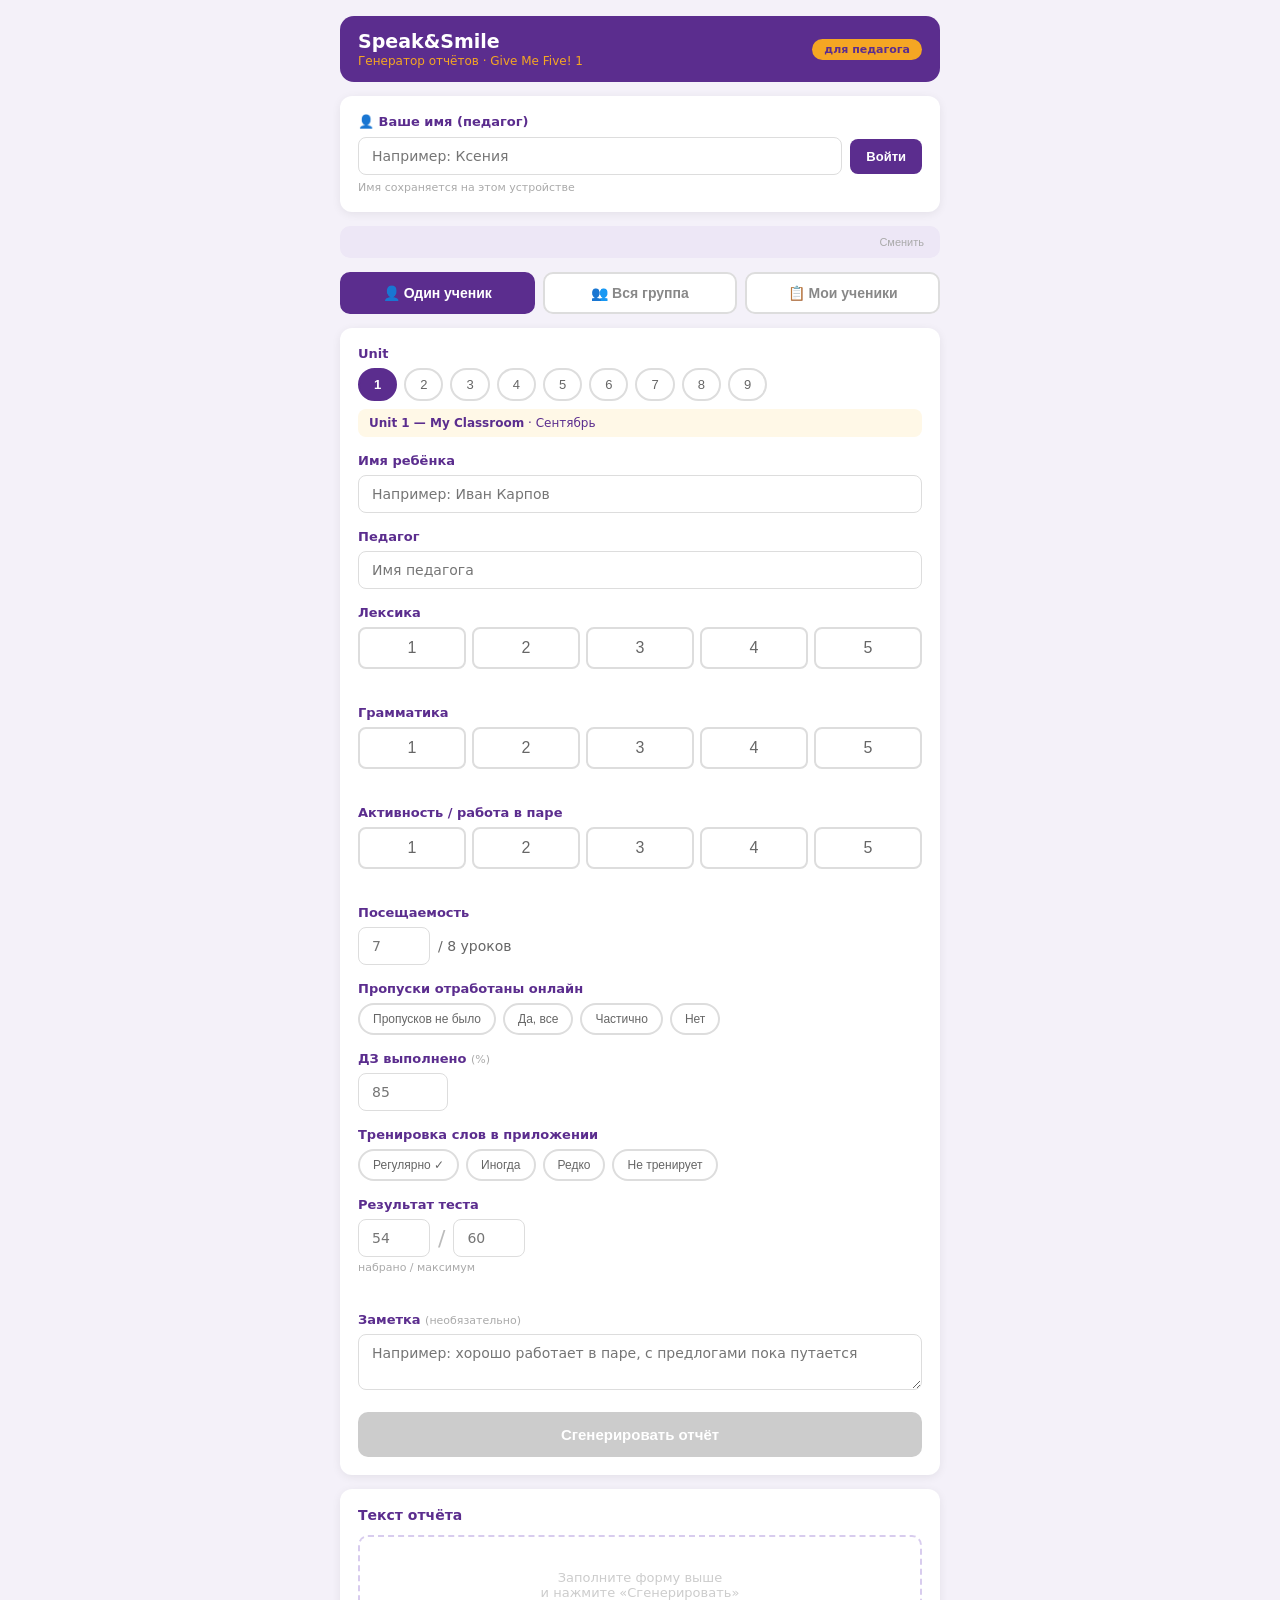
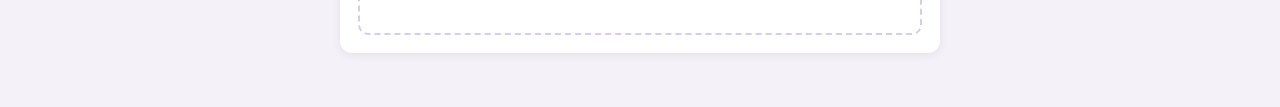
<file: GMF1 Генератор отчётов.html>
<!DOCTYPE html>
<html lang="ru">
<head>
<meta charset="UTF-8">
<meta name="viewport" content="width=device-width, initial-scale=1.0">
<title>Speak&Smile · Генератор отчётов</title>
<style>
* { box-sizing: border-box; margin: 0; padding: 0; }
body {
  font-family: 'Segoe UI', system-ui, -apple-system, sans-serif;
  background: #f4f1f9; min-height: 100vh;
  padding: 16px 14px 40px; color: #222;
}
.wrap { max-width: 600px; margin: 0 auto; }

.header {
  background: #5B2D8E; border-radius: 14px;
  padding: 14px 18px; margin-bottom: 14px;
  display: flex; align-items: center; justify-content: space-between;
}
.header-title { color: white; font-weight: 800; font-size: 19px; }
.header-sub { color: #F5A623; font-size: 12px; margin-top: 2px; }
.header-badge {
  background: #F5A623; color: #5B2D8E;
  font-weight: 700; font-size: 11px;
  padding: 4px 12px; border-radius: 20px;
}

/* Tabs */
.tabs {
  display: flex; gap: 8px; margin-bottom: 14px;
}
.tab {
  flex: 1; padding: 11px;
  border-radius: 10px; border: 2px solid #ddd;
  background: white; color: #888;
  font-size: 14px; font-weight: 600;
  cursor: pointer; text-align: center;
  -webkit-tap-highlight-color: transparent;
}
.tab.on { background: #5B2D8E; border-color: #5B2D8E; color: white; }

.tab-content { display: none; }
.tab-content.on { display: block; }

.card {
  background: white; border-radius: 12px;
  padding: 18px; box-shadow: 0 2px 10px rgba(0,0,0,0.07);
  margin-bottom: 14px;
}
.field { margin-bottom: 16px; }
.lbl {
  display: block; font-size: 13px; font-weight: 600;
  color: #5B2D8E; margin-bottom: 7px;
}
.lbl-hint { font-weight: 400; color: #aaa; font-size: 11px; }
input[type=text], input[type=number], textarea, select {
  width: 100%; padding: 10px 13px;
  border-radius: 8px; border: 1.5px solid #ddd;
  font-size: 14px; font-family: inherit; outline: none;
  -webkit-appearance: none; appearance: none;
  background: white;
}
textarea { resize: vertical; min-height: 56px; }

.pills { display: flex; flex-wrap: wrap; gap: 7px; margin-bottom: 8px; }
.pill {
  padding: 7px 14px; border-radius: 20px;
  border: 2px solid #ddd; background: white;
  color: #666; font-size: 13px; font-weight: 500;
  cursor: pointer; -webkit-tap-highlight-color: transparent;
}
.pill.on { background: #5B2D8E; border-color: #5B2D8E; color: white; font-weight: 700; }

.srow { display: flex; gap: 6px; }
.sbtn {
  flex: 1; padding: 10px 2px;
  border-radius: 8px; border: 2px solid #ddd;
  background: white; color: #666;
  font-size: 16px; cursor: pointer;
  -webkit-tap-highlight-color: transparent;
}
.sbtn.on { background: #5B2D8E; border-color: #5B2D8E; color: white; font-weight: 700; }
.shint { font-size: 11px; color: #999; font-style: italic; margin-top: 5px; min-height: 15px; }

.orow { display: flex; flex-wrap: wrap; gap: 7px; }
.obtn {
  padding: 7px 13px; border-radius: 20px;
  border: 2px solid #ddd; background: white;
  color: #666; font-size: 12px; font-weight: 500;
  cursor: pointer; -webkit-tap-highlight-color: transparent;
}
.obtn.on { background: #5B2D8E; border-color: #5B2D8E; color: white; font-weight: 700; }

.unit-info {
  background: #FFF8E7; border-radius: 8px;
  padding: 7px 11px; font-size: 12px; color: #5B2D8E;
}
.trow { display: flex; align-items: center; gap: 8px; }
.trow input { width: 72px; }
.slash { color: #bbb; font-size: 22px; }
.fhint { font-size: 11px; color: #aaa; margin-top: 4px; }
.pctprev { font-size: 13px; color: #5B2D8E; font-weight: 600; margin-top: 4px; min-height: 18px; }

.genbtn {
  width: 100%; padding: 14px; border-radius: 10px; border: none;
  background: #5B2D8E; color: white;
  font-weight: 700; font-size: 15px; cursor: pointer;
  -webkit-tap-highlight-color: transparent; margin-top: 2px;
}
.genbtn:disabled { background: #ccc; }

.out-hdr { display: flex; align-items: center; justify-content: space-between; margin-bottom: 12px; }
.out-ttl { font-size: 14px; font-weight: 700; color: #5B2D8E; }
.cpbtn {
  padding: 6px 16px; border-radius: 20px;
  border: 1.5px solid #5B2D8E; background: white; color: #5B2D8E;
  font-size: 12px; font-weight: 600; cursor: pointer;
  -webkit-tap-highlight-color: transparent;
}
.cpbtn.done { background: #5B2D8E; color: white; }
.rempty {
  min-height: 100px; display: flex; align-items: center; justify-content: center;
  color: #ccc; text-align: center;
  border: 2px dashed #d8ccee; border-radius: 10px;
  font-size: 13px; padding: 20px;
}
.rbox {
  background: #EDE7F6; border-radius: 10px;
  padding: 16px; font-size: 14px; line-height: 1.8; display: none;
}
.rhint {
  margin-top: 10px; padding: 10px 12px;
  background: #FFF8E7; border-radius: 8px;
  font-size: 12px; color: #777;
  border-left: 3px solid #F5A623; display: none;
}

/* ── GROUP TAB ── */
.group-top {
  display: grid; grid-template-columns: 1fr 1fr; gap: 12px;
  margin-bottom: 16px;
}
.group-section-title {
  font-size: 13px; font-weight: 700; color: #5B2D8E;
  margin-bottom: 10px; padding-bottom: 6px;
  border-bottom: 2px solid #F5A623;
}

/* Pupil rows */
.pupil-row {
  background: white; border-radius: 10px;
  border: 1.5px solid #e8e0f0;
  padding: 14px; margin-bottom: 10px;
}
.pupil-num {
  display: inline-block;
  background: #5B2D8E; color: white;
  font-size: 11px; font-weight: 700;
  padding: 2px 8px; border-radius: 10px;
  margin-bottom: 10px;
}
.pupil-grid {
  display: grid; grid-template-columns: 1fr 1fr; gap: 10px;
}
.pupil-field label {
  display: block; font-size: 11px; font-weight: 600;
  color: #5B2D8E; margin-bottom: 4px;
}
.mini-scores { display: flex; gap: 4px; }
.msb {
  flex: 1; padding: 7px 2px;
  border-radius: 6px; border: 1.5px solid #ddd;
  background: white; color: #666;
  font-size: 14px; cursor: pointer;
  -webkit-tap-highlight-color: transparent;
  text-align: center;
}
.msb.on { background: #5B2D8E; border-color: #5B2D8E; color: white; font-weight: 700; }
.mini-opts { display: flex; flex-wrap: wrap; gap: 4px; }
.mob {
  padding: 4px 8px; border-radius: 12px;
  border: 1.5px solid #ddd; background: white;
  color: #666; font-size: 11px;
  cursor: pointer; -webkit-tap-highlight-color: transparent;
}
.mob.on { background: #5B2D8E; border-color: #5B2D8E; color: white; font-weight: 700; }
.pupil-field input[type=number] { padding: 7px 10px; font-size: 13px; }
.pupil-field input[type=text] { padding: 7px 10px; font-size: 13px; }
.pupil-field textarea { min-height: 42px; padding: 7px 10px; font-size: 12px; }
.pupil-field.full { grid-column: 1 / -1; }

/* Group report output */
.greport-item {
  background: #EDE7F6; border-radius: 10px;
  padding: 14px; margin-bottom: 12px;
}
.greport-name {
  font-size: 12px; font-weight: 700; color: #5B2D8E;
  margin-bottom: 8px; display: flex;
  justify-content: space-between; align-items: center;
}
.greport-text { font-size: 13px; line-height: 1.75; }

/* Pupils list */
.pupil-card {
  border: 1.5px solid #e8e0f0; border-radius: 10px;
  padding: 12px; margin-bottom: 10px;
}
.pupil-card-name {
  font-size: 14px; font-weight: 700; color: #5B2D8E;
  margin-bottom: 8px;
}
.unit-badges { display: flex; flex-wrap: wrap; gap: 5px; margin-bottom: 8px; }
.unit-badge {
  padding: 4px 10px; border-radius: 12px;
  font-size: 11px; font-weight: 600;
  background: #EDE7F6; color: #5B2D8E;
  cursor: pointer; border: 1.5px solid #D8CCEA;
}
.unit-badge.has-data { background: #5B2D8E; color: white; border-color: #5B2D8E; }
.year-btn {
  padding: 7px 14px; border-radius: 8px;
  border: none; background: #F5A623; color: #5B2D8E;
  font-size: 12px; font-weight: 700; cursor: pointer;
  -webkit-tap-highlight-color: transparent;
}
.del-btn {
  padding: 5px 10px; border-radius: 8px;
  border: 1.5px solid #ffcccc; background: white; color: #cc4444;
  font-size: 11px; cursor: pointer;
  -webkit-tap-highlight-color: transparent;
}

/* Year report */
.year-table { width: 100%; border-collapse: collapse; font-size: 12px; margin: 10px 0; }
.year-table th {
  background: #5B2D8E; color: white;
  padding: 6px 4px; text-align: center; font-weight: 600;
}
.year-table td {
  padding: 6px 4px; text-align: center;
  border-bottom: 1px solid #e8e0f0;
}
.year-table tr:nth-child(even) td { background: #f9f6ff; }
.score-cell { font-weight: 700; }
.score-5 { color: #2e7d32; }
.score-4 { color: #558b2f; }
.score-3 { color: #f57c00; }
.score-2 { color: #c62828; }
.score-1 { color: #b71c1c; }
.year-summary {
  background: #EDE7F6; border-radius: 10px;
  padding: 14px; margin-top: 12px;
  font-size: 14px; line-height: 1.8;
}
</style>
</head>
<body>
<div class="wrap">

<div class="header">
  <div>
    <div class="header-title">Speak&amp;Smile</div>
    <div class="header-sub">Генератор отчётов · Give Me Five! 1</div>
  </div>
  <div class="header-badge">для педагога</div>
</div>

<!-- Teacher login -->
<div class="card" id="teacherCard" style="margin-bottom:14px">
  <div class="lbl" style="margin-bottom:8px">👤 Ваше имя (педагог)</div>
  <div style="display:flex;gap:8px;align-items:center">
    <input type="text" id="teacherLogin" placeholder="Например: Ксения" style="flex:1">
    <button onclick="setTeacher()" style="padding:10px 16px;border-radius:8px;border:none;background:#5B2D8E;color:white;font-weight:700;font-size:13px;cursor:pointer;white-space:nowrap">Войти</button>
  </div>
  <div style="font-size:11px;color:#aaa;margin-top:6px">Имя сохраняется на этом устройстве</div>
</div>
<div id="teacherBadge" style="display:none;margin-bottom:14px;padding:10px 16px;background:#EDE7F6;border-radius:10px;display:flex;align-items:center;justify-content:space-between">
  <span style="font-size:13px;color:#5B2D8E;font-weight:600" id="teacherBadgeName"></span>
  <button onclick="changeTeacher()" style="font-size:11px;color:#aaa;background:none;border:none;cursor:pointer">Сменить</button>
</div>

<!-- Tabs -->
<div class="tabs" style="flex-wrap:wrap">
  <button class="tab on" onclick="switchTab('one',this)">👤 Один ученик</button>
  <button class="tab" onclick="switchTab('group',this)">👥 Вся группа</button>
  <button class="tab" onclick="switchTab('pupils',this);loadPupils()">📋 Мои ученики</button>
</div>

<!-- ════════════════════════════════════════
     TAB: ONE PUPIL
═══════════════════════════════════════ -->
<div class="tab-content on" id="tab-one">
<div class="card">

  <div class="field">
    <span class="lbl">Unit</span>
    <div class="pills" id="unitPills">
      <button class="pill on" onclick="selUnit(0,this,'one')">1</button>
      <button class="pill" onclick="selUnit(1,this,'one')">2</button>
      <button class="pill" onclick="selUnit(2,this,'one')">3</button>
      <button class="pill" onclick="selUnit(3,this,'one')">4</button>
      <button class="pill" onclick="selUnit(4,this,'one')">5</button>
      <button class="pill" onclick="selUnit(5,this,'one')">6</button>
      <button class="pill" onclick="selUnit(6,this,'one')">7</button>
      <button class="pill" onclick="selUnit(7,this,'one')">8</button>
      <button class="pill" onclick="selUnit(8,this,'one')">9</button>
    </div>
    <div class="unit-info" id="uinfo-one"><strong>Unit 1 — My Classroom</strong> · Сентябрь</div>
  </div>

  <div class="field">
    <label class="lbl" for="cname">Имя ребёнка</label>
    <input type="text" id="cname" placeholder="Например: Иван Карпов" oninput="chkOne()">
  </div>
  <div class="field">
    <label class="lbl" for="tname">Педагог</label>
    <input type="text" id="tname" placeholder="Имя педагога">
  </div>

  <div class="field">
    <span class="lbl">Лексика</span>
    <div class="srow" id="vrow">
      <button class="sbtn" onclick="selS('v',1,this)">1</button>
      <button class="sbtn" onclick="selS('v',2,this)">2</button>
      <button class="sbtn" onclick="selS('v',3,this)">3</button>
      <button class="sbtn" onclick="selS('v',4,this)">4</button>
      <button class="sbtn" onclick="selS('v',5,this)">5</button>
    </div>
    <div class="shint" id="vhint"></div>
  </div>
  <div class="field">
    <span class="lbl">Грамматика</span>
    <div class="srow" id="grow">
      <button class="sbtn" onclick="selS('g',1,this)">1</button>
      <button class="sbtn" onclick="selS('g',2,this)">2</button>
      <button class="sbtn" onclick="selS('g',3,this)">3</button>
      <button class="sbtn" onclick="selS('g',4,this)">4</button>
      <button class="sbtn" onclick="selS('g',5,this)">5</button>
    </div>
    <div class="shint" id="ghint"></div>
  </div>
  <div class="field">
    <span class="lbl">Активность / работа в паре</span>
    <div class="srow" id="arow">
      <button class="sbtn" onclick="selS('a',1,this)">1</button>
      <button class="sbtn" onclick="selS('a',2,this)">2</button>
      <button class="sbtn" onclick="selS('a',3,this)">3</button>
      <button class="sbtn" onclick="selS('a',4,this)">4</button>
      <button class="sbtn" onclick="selS('a',5,this)">5</button>
    </div>
    <div class="shint" id="ahint"></div>
  </div>

  <div class="field">
    <span class="lbl">Посещаемость</span>
    <div class="trow">
      <input type="number" id="att" placeholder="7" min="0" max="8" style="width:72px">
      <span style="color:#666;font-size:14px">/ 8 уроков</span>
    </div>
  </div>
  <div class="field">
    <span class="lbl">Пропуски отработаны онлайн</span>
    <div class="orow" id="orow">
      <button class="obtn" onclick="selO('none',this)">Пропусков не было</button>
      <button class="obtn" onclick="selO('yes',this)">Да, все</button>
      <button class="obtn" onclick="selO('partial',this)">Частично</button>
      <button class="obtn" onclick="selO('no',this)">Нет</button>
    </div>
  </div>
  <div class="field">
    <span class="lbl">ДЗ выполнено <span class="lbl-hint">(%)</span></span>
    <input type="number" id="hw" placeholder="85" min="0" max="100" style="width:90px">
  </div>
  <div class="field">
    <span class="lbl">Тренировка слов в приложении</span>
    <div class="orow" id="approw">
      <button class="obtn" onclick="selApp('always',this)">Регулярно ✓</button>
      <button class="obtn" onclick="selApp('sometimes',this)">Иногда</button>
      <button class="obtn" onclick="selApp('rarely',this)">Редко</button>
      <button class="obtn" onclick="selApp('never',this)">Не тренирует</button>
    </div>
  </div>
  <div class="field">
    <span class="lbl">Результат теста</span>
    <div class="trow">
      <input type="number" id="ts" placeholder="54" min="0" oninput="updPct()">
      <span class="slash">/</span>
      <input type="number" id="tt" placeholder="60" min="0" oninput="updPct()">
    </div>
    <div class="fhint">набрано / максимум</div>
    <div class="pctprev" id="pctprev"></div>
  </div>
  <div class="field">
    <label class="lbl" for="note">Заметка <span class="lbl-hint">(необязательно)</span></label>
    <textarea id="note" placeholder="Например: хорошо работает в паре, с предлогами пока путается"></textarea>
  </div>

  <button class="genbtn" id="gbtn" disabled onclick="genOne()">Сгенерировать отчёт</button>
</div>

<div class="card">
  <div class="out-hdr">
    <div class="out-ttl">Текст отчёта</div>
    <button class="cpbtn" id="cpbtn" style="display:none" onclick="cpOne()">Копировать</button>
  </div>
  <div class="rempty" id="rempty">Заполните форму выше<br>и нажмите «Сгенерировать»</div>
  <div class="rbox" id="rbox"></div>
  <div class="rhint" id="rhint">Скопируйте текст и вставьте в Telegram или приложение.</div>
  <div id="saveOneArea" style="display:none;margin-top:10px">
    <button onclick="saveOne()" id="saveBtnOne" style="width:100%;padding:11px;border-radius:10px;border:2px solid #5B2D8E;background:white;color:#5B2D8E;font-weight:700;font-size:14px;cursor:pointer">
      💾 Сохранить данные ученика
    </button>
    <div id="saveOneMsg" style="font-size:12px;color:#aaa;text-align:center;margin-top:6px;min-height:16px"></div>
  </div>
</div>
</div><!-- /tab-one -->


<!-- ════════════════════════════════════════
     TAB: GROUP
═══════════════════════════════════════ -->
<div class="tab-content" id="tab-group">
<div class="card">
  <div class="group-section-title">Общие данные группы</div>

  <div class="group-top">
    <div class="field">
      <span class="lbl">Unit</span>
      <div class="pills" id="gUnitPills">
        <button class="pill on" onclick="selUnit(0,this,'group')">1</button>
        <button class="pill" onclick="selUnit(1,this,'group')">2</button>
        <button class="pill" onclick="selUnit(2,this,'group')">3</button>
        <button class="pill" onclick="selUnit(3,this,'group')">4</button>
        <button class="pill" onclick="selUnit(4,this,'group')">5</button>
        <button class="pill" onclick="selUnit(5,this,'group')">6</button>
        <button class="pill" onclick="selUnit(6,this,'group')">7</button>
        <button class="pill" onclick="selUnit(7,this,'group')">8</button>
        <button class="pill" onclick="selUnit(8,this,'group')">9</button>
      </div>
      <div class="unit-info" id="uinfo-group" style="margin-top:6px"><strong>Unit 1 — My Classroom</strong> · Сентябрь</div>
    </div>
    <div>
      <div class="field">
        <label class="lbl" for="gTeacher">Педагог</label>
        <input type="text" id="gTeacher" placeholder="Имя педагога">
      </div>
      <div class="field">
        <label class="lbl" for="gTestTotal">Максимум теста</label>
        <input type="number" id="gTestTotal" placeholder="60" min="0" style="width:80px">
      </div>
    </div>
  </div>
</div>

<!-- 12 pupil rows -->
<div id="pupilRows"></div>

<div class="card" style="text-align:center">
  <button class="genbtn" onclick="genGroup()" style="max-width:400px;margin:0 auto;margin-bottom:10px">
    Сгенерировать все отчёты
  </button>
  <button onclick="saveGroup()" id="saveBtnGroup" style="display:none;width:100%;max-width:400px;margin:0 auto;padding:11px;border-radius:10px;border:2px solid #5B2D8E;background:white;color:#5B2D8E;font-weight:700;font-size:14px;cursor:pointer">
    💾 Сохранить данные группы
  </button>
  <div id="saveGroupMsg" style="font-size:12px;color:#aaa;text-align:center;margin-top:6px;min-height:16px"></div>
</div>

<div id="groupOutput"></div>
</div><!-- /tab-group -->

<!-- ════════════════════════════════════════
     TAB: MY PUPILS
═══════════════════════════════════════ -->
<div class="tab-content" id="tab-pupils">

<div class="card">
  <div class="group-section-title">Мои ученики</div>
  <div style="font-size:12px;color:#aaa;margin-bottom:12px">
    Все сохранённые данные на этом устройстве
  </div>
  <div id="pupilsList"></div>
</div>

<!-- Годовой отчёт -->
<div class="card" id="yearCard" style="display:none">
  <div class="group-section-title" id="yearTitle"></div>
  <div id="yearContent"></div>
</div>

</div><!-- /tab-pupils -->

</div><!-- /wrap -->

<script>
var UNITS=[
  {n:1,t:"My Classroom", m:"Сентябрь",v:"предметы класса",           g:"предлоги места (in / on / under)"},
  {n:2,t:"My Toys",      m:"Октябрь", v:"игрушки",                   g:"описание игрушки (My favourite toy is...)"},
  {n:3,t:"My Body",      m:"Ноябрь",  v:"части тела, внешность",     g:"описание внешности и эмоций"},
  {n:4,t:"My Food",      m:"Декабрь", v:"продукты питания",          g:"I love / like / don't like..."},
  {n:5,t:"Farm Animals", m:"Январь",  v:"животные фермы",            g:"can / can't"},
  {n:6,t:"The Park",     m:"Февраль", v:"объекты парка",             g:"Where is he/she? (next to / behind...)"},
  {n:7,t:"In Town",      m:"Март",    v:"места в городе, транспорт", g:"числа до 20, How many?"},
  {n:8,t:"Clothes",      m:"Апрель",  v:"одежда",                    g:"Present Continuous (She's wearing...)"},
  {n:9,t:"My Day",       m:"Май",     v:"ежедневные действия",       g:"распорядок дня (I wake up / have breakfast...)"}
];
var SL={1:"не усвоено",2:"слабо, нужна дополнительная работа",3:"справляется с поддержкой",4:"уверенно",5:"отлично, без подсказок"};
var AL={1:"почти не включается",2:"активность ниже среднего",3:"включается, иногда нужно побуждение",4:"активен(а), хорошо работает в паре",5:"очень активен(а), инициативен(а)"};
var OL={none:"пропусков не было",yes:"все пропуски отработаны онлайн",partial:"пропуски отработаны частично",no:"пропущенные уроки не отработаны"};
var APL={always:"регулярно ✓",sometimes:"иногда",rarely:"редко — рекомендуем заниматься чаще",never:"не выполняется — рекомендуем включить в домашнюю рутину"};

var S={ui:0,v:0,g:0,a:0,o:"",app:""};
var GS={ui:0};

// ── Tab switch ────────────────────────────────────────────
function switchTab(name,btn){
  document.querySelectorAll('.tab').forEach(function(b){b.classList.remove('on');});
  document.querySelectorAll('.tab-content').forEach(function(c){c.classList.remove('on');});
  btn.classList.add('on');
  document.getElementById('tab-'+name).classList.add('on');
}

// ── Unit select ───────────────────────────────────────────
function selUnit(i,btn,mode){
  var pillsId = mode==='group' ? 'gUnitPills' : 'unitPills';
  var infoId  = mode==='group' ? 'uinfo-group' : 'uinfo-one';
  document.querySelectorAll('#'+pillsId+' .pill').forEach(function(b){b.classList.remove('on');});
  btn.classList.add('on');
  var u=UNITS[i];
  document.getElementById(infoId).innerHTML='<strong>Unit '+u.n+' — '+u.t+'</strong> · '+u.m;
  if(mode==='group') GS.ui=i; else { S.ui=i; chkOne(); }
}

// ── One-pupil selectors ───────────────────────────────────
function selS(k,val,btn){
  S[k]=val;
  var rowId=k==='v'?'vrow':k==='g'?'grow':'arow';
  var hintId=k==='v'?'vhint':k==='g'?'ghint':'ahint';
  document.querySelectorAll('#'+rowId+' .sbtn').forEach(function(b){b.classList.remove('on');});
  btn.classList.add('on');
  document.getElementById(hintId).textContent=(k==='a'?AL:SL)[val];
  chkOne();
}
function selO(val,btn){
  S.o=val;
  document.querySelectorAll('#orow .obtn').forEach(function(b){b.classList.remove('on');});
  btn.classList.add('on');
}
function selApp(val,btn){
  S.app=val;
  document.querySelectorAll('#approw .obtn').forEach(function(b){b.classList.remove('on');});
  btn.classList.add('on');
}
function updPct(){
  var s=parseFloat(document.getElementById('ts').value);
  var t=parseFloat(document.getElementById('tt').value);
  document.getElementById('pctprev').textContent=(s>0&&t>0)?'→ '+Math.round(s/t*100)+'%':'';
}
function chkOne(){
  var ok=document.getElementById('cname').value.trim()&&S.v&&S.g&&S.a;
  document.getElementById('gbtn').disabled=!ok;
}

// ── Report builder ────────────────────────────────────────
function cap(s){return s.charAt(0).toUpperCase()+s.slice(1);}

function buildReport(name,teacher,unitIdx,v,g,a,att,online,hw,app,ts,tt,note){
  var u=UNITS[unitIdx];
  var vt={
    1:'лексика юнита пока не усвоена — слова «'+u.v+'» требуют серьёзной дополнительной работы',
    2:'лексика юнита («'+u.v+'») усвоена частично, нужна дополнительная практика',
    3:'лексику юнита («'+u.v+'») осваивает постепенно, часть слов уже использует уверенно',
    4:'лексику юнита усвоил(а) уверенно — «'+u.v+'» называет без затруднений',
    5:'лексику юнита освоил(а) отлично — «'+u.v+'» использует свободно и точно'
  }[v];
  var gt={
    1:'грамматическая конструкция «'+u.g+'» пока не усвоена',
    2:'конструкция «'+u.g+'» усвоена частично, требует дополнительной практики',
    3:'конструкция «'+u.g+'» в процессе освоения — с опорой справляется',
    4:'конструкцию «'+u.g+'» применяет уверенно',
    5:'конструкцию «'+u.g+'» использует свободно и без ошибок'
  }[g];
  var at={
    1:'на уроках почти не включается в работу',
    2:'на уроках активность ниже среднего, нужно постоянное вовлечение',
    3:'на уроках включается, хотя иногда требует дополнительного побуждения',
    4:'на уроках активен(а), хорошо работает в паре с одноклассниками',
    5:'один из самых активных участников — инициативен(а), охотно помогает партнёру'
  }[a];

  var good=[],work=[];
  if(v>=4)good.push(vt);else work.push(vt);
  if(g>=4)good.push(gt);else work.push(gt);
  if(a>=4)good.push(at);else work.push(at);

  var goodL=good.length?'<p>✅ <strong>Что получается хорошо:</strong> '+good.map(function(t,i){return i===0?cap(t):t;}).join('; ')+'.</p>':'';
  var workL=work.length?'<p>📌 <strong>Над чем работаем:</strong> '+work.map(function(t,i){return i===0?cap(t):t;}).join('; ')+'.</p>':'';

  var statLines=[];
  if(att){
    var missed=8-parseInt(att);
    var attStr='Посещаемость: '+att+'/8 уроков';
    if(missed>0&&online)attStr+=' — '+OL[online];
    statLines.push(attStr);
  }
  if(hw)statLines.push('ДЗ выполнено: '+hw+'%');
  if(app)statLines.push('Тренировка слов в приложении: '+APL[app]);
  var statL=statLines.length?'<p>📋 <strong>Статистика:</strong><br>'+statLines.join('<br>')+'</p>':'';

  var scaleL='<p>📊 <strong>Оценки по шкале 1–5:</strong><br>Лексика: '+v+'/5 · Грамматика: '+g+'/5 · Активность: '+a+'/5<br><em>(1 — не усвоено, 2 — слабо, 3 — с поддержкой, 4 — уверенно, 5 — отлично)</em></p>';

  var testL='';
  if(ts){
    var pct=(tt&&parseFloat(tt)>0)?' ('+Math.round(parseFloat(ts)/parseFloat(tt)*100)+'%)':'';
    testL='<p>📝 <strong>Тест:</strong> '+ts+(tt?'/'+tt:'')+' баллов'+pct+'</p>';
  }
  var noteL=note?'<p>💬 <strong>Заметка педагога:</strong> '+note+'</p>':'';

  return [
    '<p>Дорогие родители!</p>',
    '<br>',
    '<p>Unit '+u.n+' — <em>'+u.t+'</em> — завершён. Вот краткие итоги.</p>',
    '<p>👤 <strong>Ученик:</strong> '+name+'</p>',
    '<br>',
    goodL,
    goodL&&workL?'<br>':'',
    workL,
    '<br>',
    statL,
    statL?'<br>':'',
    scaleL,
    '<br>',
    testL,
    noteL,
    (testL||noteL)?'<br>':'',
    '<p>Результаты теста и динамика доступны в приложении «Твоя школа».</p>',
    '<br>',
    '<p>С уважением,<br>Команда Speak&amp;Smile | '+teacher+'</p>'
  ].filter(Boolean).join('');
}

// ── One pupil generate ────────────────────────────────────
function genOne(){
  var name=document.getElementById('cname').value.trim();
  var teacher=document.getElementById('tname').value.trim()||'[Имя педагога]';
  var att=document.getElementById('att').value;
  var hw=document.getElementById('hw').value;
  var ts=document.getElementById('ts').value;
  var tt=document.getElementById('tt').value;
  var note=document.getElementById('note').value.trim();
  var html=buildReport(name,teacher,S.ui,S.v,S.g,S.a,att,S.o,hw,S.app,ts,tt,note);
  document.getElementById('rempty').style.display='none';
  var box=document.getElementById('rbox');
  box.style.display='block'; box.innerHTML=html;
  var cb=document.getElementById('cpbtn');
  cb.style.display='inline-block'; cb.textContent='Копировать'; cb.className='cpbtn';
  document.getElementById('rhint').style.display='block';
  document.getElementById('saveOneArea').style.display='block';
  document.getElementById('saveBtnOne').style.background='white';
  document.getElementById('saveOneMsg').textContent='';
}
function cpOne(){
  cpText(document.getElementById('rbox').innerText||'', document.getElementById('cpbtn'));
}

// ── Group tab: build pupil rows ───────────────────────────
function buildPupilRows(){
  var container=document.getElementById('pupilRows');
  container.innerHTML='';
  for(var i=1;i<=12;i++){
    var div=document.createElement('div');
    div.className='card pupil-row';
    div.setAttribute('data-pupil',i);
    div.innerHTML=
      '<div class="pupil-num">Ученик '+i+'</div>'+
      '<div class="pupil-grid">'+
        '<div class="pupil-field full">'+
          '<label>Имя</label>'+
          '<input type="text" id="p'+i+'_name" placeholder="Иван Карпов">'+
        '</div>'+
        '<div class="pupil-field">'+
          '<label>Лексика</label>'+
          '<div class="mini-scores">'+
            '<button class="msb" onclick="mSel('+i+',\'v\',1,this)">1</button>'+
            '<button class="msb" onclick="mSel('+i+',\'v\',2,this)">2</button>'+
            '<button class="msb" onclick="mSel('+i+',\'v\',3,this)">3</button>'+
            '<button class="msb" onclick="mSel('+i+',\'v\',4,this)">4</button>'+
            '<button class="msb" onclick="mSel('+i+',\'v\',5,this)">5</button>'+
          '</div>'+
        '</div>'+
        '<div class="pupil-field">'+
          '<label>Грамматика</label>'+
          '<div class="mini-scores">'+
            '<button class="msb" onclick="mSel('+i+',\'g\',1,this)">1</button>'+
            '<button class="msb" onclick="mSel('+i+',\'g\',2,this)">2</button>'+
            '<button class="msb" onclick="mSel('+i+',\'g\',3,this)">3</button>'+
            '<button class="msb" onclick="mSel('+i+',\'g\',4,this)">4</button>'+
            '<button class="msb" onclick="mSel('+i+',\'g\',5,this)">5</button>'+
          '</div>'+
        '</div>'+
        '<div class="pupil-field">'+
          '<label>Активность</label>'+
          '<div class="mini-scores">'+
            '<button class="msb" onclick="mSel('+i+',\'a\',1,this)">1</button>'+
            '<button class="msb" onclick="mSel('+i+',\'a\',2,this)">2</button>'+
            '<button class="msb" onclick="mSel('+i+',\'a\',3,this)">3</button>'+
            '<button class="msb" onclick="mSel('+i+',\'a\',4,this)">4</button>'+
            '<button class="msb" onclick="mSel('+i+',\'a\',5,this)">5</button>'+
          '</div>'+
        '</div>'+
        '<div class="pupil-field">'+
          '<label>Посещ. / 8</label>'+
          '<input type="number" id="p'+i+'_att" placeholder="8" min="0" max="8">'+
        '</div>'+
        '<div class="pupil-field">'+
          '<label>ДЗ %</label>'+
          '<input type="number" id="p'+i+'_hw" placeholder="85" min="0" max="100">'+
        '</div>'+
        '<div class="pupil-field">'+
          '<label>Тест (набрано)</label>'+
          '<input type="number" id="p'+i+'_ts" placeholder="54" min="0">'+
        '</div>'+
        '<div class="pupil-field">'+
          '<label>Пропуски онлайн</label>'+
          '<div class="mini-opts">'+
            '<button class="mob" onclick="mOpt('+i+',\'o\',\'none\',this)">Нет</button>'+
            '<button class="mob" onclick="mOpt('+i+',\'o\',\'yes\',this)">Все</button>'+
            '<button class="mob" onclick="mOpt('+i+',\'o\',\'partial\',this)">Частично</button>'+
            '<button class="mob" onclick="mOpt('+i+',\'o\',\'no\',this)">—</button>'+
          '</div>'+
        '</div>'+
        '<div class="pupil-field">'+
          '<label>Приложение</label>'+
          '<div class="mini-opts">'+
            '<button class="mob" onclick="mOpt('+i+',\'app\',\'always\',this)">✓ Регул.</button>'+
            '<button class="mob" onclick="mOpt('+i+',\'app\',\'sometimes\',this)">Иногда</button>'+
            '<button class="mob" onclick="mOpt('+i+',\'app\',\'rarely\',this)">Редко</button>'+
            '<button class="mob" onclick="mOpt('+i+',\'app\',\'never\',this)">Нет</button>'+
          '</div>'+
        '</div>'+
        '<div class="pupil-field full">'+
          '<label>Заметка</label>'+
          '<textarea id="p'+i+'_note" placeholder="необязательно"></textarea>'+
        '</div>'+
      '</div>';
    container.appendChild(div);
  }
}
buildPupilRows();

// Per-pupil state
var PS={};
for(var pi=1;pi<=12;pi++) PS[pi]={v:0,g:0,a:0,o:'',app:''};

function mSel(pupil,key,val,btn){
  PS[pupil][key]=val;
  var row=btn.parentElement;
  row.querySelectorAll('.msb').forEach(function(b){b.classList.remove('on');});
  btn.classList.add('on');
}
function mOpt(pupil,key,val,btn){
  PS[pupil][key]=val;
  var row=btn.parentElement;
  row.querySelectorAll('.mob').forEach(function(b){b.classList.remove('on');});
  btn.classList.add('on');
}

// ── Group generate ────────────────────────────────────────
function genGroup(){
  var teacher=document.getElementById('gTeacher').value.trim()||'[Имя педагога]';
  var gtt=document.getElementById('gTestTotal').value;
  var out=document.getElementById('groupOutput');
  out.innerHTML='';
  var count=0;
  for(var i=1;i<=12;i++){
    var name=document.getElementById('p'+i+'_name').value.trim();
    if(!name) continue;
    var v=PS[i].v||3, g=PS[i].g||3, a=PS[i].a||3;
    var att=document.getElementById('p'+i+'_att').value;
    var hw=document.getElementById('p'+i+'_hw').value;
    var ts=document.getElementById('p'+i+'_ts').value;
    var note=document.getElementById('p'+i+'_note').value.trim();
    var html=buildReport(name,teacher,GS.ui,v,g,a,att,PS[i].o,hw,PS[i].app,ts,gtt,note);

    var card=document.createElement('div');
    card.className='card';
    var btnId='gcpbtn'+i;
    card.innerHTML=
      '<div class="greport-name">'+
        '<span>'+name+'</span>'+
        '<button class="cpbtn" id="'+btnId+'" onclick="cpGroup(\''+btnId+'\','+i+')">Копировать</button>'+
      '</div>'+
      '<div class="greport-text" id="greport'+i+'">'+html+'</div>';
    out.appendChild(card);
    count++;
  }
  if(count===0){
    out.innerHTML='<div class="card" style="color:#aaa;text-align:center;padding:20px">Введите имена учеников</div>';
  } else {
    out.scrollIntoView({behavior:'smooth'});
    document.getElementById('saveBtnGroup').style.display='block';
    document.getElementById('saveGroupMsg').textContent='';
  }
}

function cpGroup(btnId,i){
  var el=document.getElementById('greport'+i);
  cpText(el?el.innerText:'', document.getElementById(btnId));
}

// ── Copy helper ───────────────────────────────────────────
function cpText(text,btn){
  if(navigator.clipboard&&navigator.clipboard.writeText){
    navigator.clipboard.writeText(text).then(function(){flash(btn);});
  } else {
    var ta=document.createElement('textarea');
    ta.value=text; ta.style.position='fixed'; ta.style.opacity='0';
    document.body.appendChild(ta); ta.focus(); ta.select();
    try{document.execCommand('copy');flash(btn);}catch(e){}
    document.body.removeChild(ta);
  }
}
function flash(btn){
  btn.textContent='✓ Скопировано'; btn.classList.add('done');
  setTimeout(function(){btn.textContent='Копировать';btn.classList.remove('done');},2000);
}
function cpOne(){
  cpText(document.getElementById('rbox').innerText||'',document.getElementById('cpbtn'));
}

// ── Teacher login ─────────────────────────────────────────
var currentTeacher = '';

function initTeacher(){
  var saved = localStorage.getItem('ss_teacher');
  if(saved){
    currentTeacher = saved;
    showTeacherBadge();
  }
}

function setTeacher(){
  var val = document.getElementById('teacherLogin').value.trim();
  if(!val) return;
  currentTeacher = val;
  localStorage.setItem('ss_teacher', val);
  showTeacherBadge();
}

function showTeacherBadge(){
  document.getElementById('teacherCard').style.display = 'none';
  var badge = document.getElementById('teacherBadge');
  badge.style.display = 'flex';
  document.getElementById('teacherBadgeName').textContent = '👤 ' + currentTeacher;
  // Pre-fill teacher fields
  document.getElementById('tname').value = currentTeacher;
  document.getElementById('gTeacher').value = currentTeacher;
}

function changeTeacher(){
  document.getElementById('teacherCard').style.display = 'block';
  document.getElementById('teacherBadge').style.display = 'none';
  document.getElementById('teacherLogin').value = currentTeacher;
}

initTeacher();

// ── Save data ─────────────────────────────────────────────
function makeKey(teacher, name, unitIdx){
  return 'ss_' + teacher + '||' + name + '||' + unitIdx;
}

function saveOne(){
  var name = document.getElementById('cname').value.trim();
  if(!name){ alert('Введите имя ученика'); return; }
  if(!currentTeacher){ alert('Сначала введите имя педагога'); return; }
  var key = makeKey(currentTeacher, name, S.ui);
  var data = {
    name: name,
    teacher: currentTeacher,
    unitIdx: S.ui,
    v: S.v, g: S.g, a: S.a,
    att: document.getElementById('att').value,
    online: S.o,
    hw: document.getElementById('hw').value,
    app: S.app,
    ts: document.getElementById('ts').value,
    tt: document.getElementById('tt').value,
    note: document.getElementById('note').value.trim(),
    savedAt: new Date().toLocaleDateString('ru')
  };
  localStorage.setItem(key, JSON.stringify(data));
  // Also keep index of all saved pupils for this teacher
  var idxKey = 'ss_idx_' + currentTeacher;
  var idx = JSON.parse(localStorage.getItem(idxKey)||'[]');
  var entry = name + '||' + S.ui;
  if(idx.indexOf(entry) === -1){ idx.push(entry); localStorage.setItem(idxKey, JSON.stringify(idx)); }
  document.getElementById('saveOneMsg').textContent = '✓ Сохранено: ' + name + ' · Unit ' + UNITS[S.ui].n;
  document.getElementById('saveBtnOne').style.background = '#EDE7F6';
  setTimeout(function(){
    document.getElementById('saveOneMsg').textContent = '';
    document.getElementById('saveBtnOne').style.background = 'white';
  }, 3000);
}

function saveGroup(){
  if(!currentTeacher){ alert('Сначала введите имя педагога'); return; }
  var saved = 0;
  for(var i=1;i<=12;i++){
    var name = document.getElementById('p'+i+'_name').value.trim();
    if(!name) continue;
    var key = makeKey(currentTeacher, name, GS.ui);
    var data = {
      name: name,
      teacher: currentTeacher,
      unitIdx: GS.ui,
      v: PS[i].v||0, g: PS[i].g||0, a: PS[i].a||0,
      att: document.getElementById('p'+i+'_att').value,
      online: PS[i].o,
      hw: document.getElementById('p'+i+'_hw').value,
      app: PS[i].app,
      ts: document.getElementById('p'+i+'_ts').value,
      tt: document.getElementById('gTestTotal').value,
      note: document.getElementById('p'+i+'_note').value.trim(),
      savedAt: new Date().toLocaleDateString('ru')
    };
    localStorage.setItem(key, JSON.stringify(data));
    var idxKey = 'ss_idx_' + currentTeacher;
    var idx = JSON.parse(localStorage.getItem(idxKey)||'[]');
    var entry = name + '||' + GS.ui;
    if(idx.indexOf(entry) === -1){ idx.push(entry); localStorage.setItem(idxKey, JSON.stringify(idx)); }
    saved++;
  }
  var msg = document.getElementById('saveGroupMsg');
  msg.textContent = '✓ Сохранено учеников: ' + saved + ' · Unit ' + UNITS[GS.ui].n;
  setTimeout(function(){ msg.textContent=''; }, 3000);
}




// ── Pupils tab ────────────────────────────────────────────
function loadPupils(){
  if(!currentTeacher){
    document.getElementById('pupilsList').innerHTML =
      '<div style="color:#aaa;font-size:13px;text-align:center;padding:20px">Сначала войдите как педагог</div>';
    return;
  }
  var idxKey = 'ss_idx_' + currentTeacher;
  var idx = JSON.parse(localStorage.getItem(idxKey)||'[]');
  var pupils = {};
  idx.forEach(function(entry){
    var parts = entry.split('||');
    var name = parts[0], unitIdx = parseInt(parts[1]);
    if(!pupils[name]) pupils[name] = [];
    if(pupils[name].indexOf(unitIdx) === -1) pupils[name].push(unitIdx);
  });
  var names = Object.keys(pupils);
  var container = document.getElementById('pupilsList');
  if(names.length === 0){
    container.innerHTML = '<div style="color:#aaa;font-size:13px;text-align:center;padding:20px">Нет сохранённых данных</div>';
    return;
  }
  container.innerHTML = '';
  names.forEach(function(name){
    var units = pupils[name].sort(function(a,b){return a-b;});
    var div = document.createElement('div');
    div.className = 'pupil-card';
    var badges = '';
    for(var u=0;u<9;u++){
      var hasData = units.indexOf(u) !== -1;
      var cls = 'unit-badge' + (hasData ? ' has-data' : '');
      if(hasData){
        badges += '<span class="' + cls + '" onclick="showUnitData(\'' + name + '\',' + u + ')">U' + (u+1) + '</span>';
      } else {
        badges += '<span class="' + cls + '">U' + (u+1) + '</span>';
      }
    }
    div.innerHTML =
      '<div class="pupil-card-name">' + name + '</div>' +
      '<div class="unit-badges">' + badges + '</div>' +
      '<div style="display:flex;gap:8px;margin-top:8px">' +
        '<button class="year-btn" onclick="showYearReport(\'' + name + '\')">&#128202; Годовой отчёт</button>' +
        '<button class="del-btn" onclick="deletePupil(\'' + name + '\')">Удалить</button>' +
      '</div>';
    container.appendChild(div);
  });
  document.getElementById('yearCard').style.display = 'none';
}

function showUnitData(name, unitIdx){
  var key = makeKey(currentTeacher, name, unitIdx);
  var data = JSON.parse(localStorage.getItem(key)||'null');
  if(!data){ alert('Нет данных'); return; }
  var u = UNITS[unitIdx];
  var msg = 'Unit ' + u.n + ' — ' + u.t + '\n' +
    'Лексика: ' + data.v + '/5  Грамматика: ' + data.g + '/5  Активность: ' + data.a + '/5\n' +
    (data.att ? 'Посещаемость: ' + data.att + '/8\n' : '') +
    (data.hw  ? 'ДЗ: ' + data.hw + '%\n' : '') +
    (data.ts  ? 'Тест: ' + data.ts + (data.tt ? '/' + data.tt : '') + '\n' : '') +
    (data.note ? 'Заметка: ' + data.note + '\n' : '') +
    'Сохранено: ' + data.savedAt;
  alert(msg);
}

function deletePupil(name){
  if(!confirm('Удалить все данные по ученику «' + name + '»?')) return;
  for(var u=0;u<9;u++) localStorage.removeItem(makeKey(currentTeacher, name, u));
  var idxKey = 'ss_idx_' + currentTeacher;
  var idx = JSON.parse(localStorage.getItem(idxKey)||'[]');
  idx = idx.filter(function(e){ return e.split('||')[0] !== name; });
  localStorage.setItem(idxKey, JSON.stringify(idx));
  loadPupils();
  document.getElementById('yearCard').style.display = 'none';
}

function scClass(v){
  if(!v) return '';
  return 'score-cell score-' + v;
}

function avg(arr){
  return arr.length ? (arr.reduce(function(a,b){return a+b;},0)/arr.length).toFixed(1) : '—';
}

function trend(arr){
  if(arr.length < 2) return '';
  if(arr[arr.length-1] > arr[0]) return '&#128200;';
  if(arr[arr.length-1] < arr[0]) return '&#128201;';
  return '&#8594;';
}

function showYearReport(name){
  var rows = '';
  var totalAtt = 0, totalHw = 0, hwCount = 0;
  var testPcts = [], vArr = [], gArr = [], aArr = [];
  var completedUnits = 0;

  for(var u=0;u<9;u++){
    var key = makeKey(currentTeacher, name, u);
    var d = JSON.parse(localStorage.getItem(key)||'null');
    var un = UNITS[u];
    if(d){
      completedUnits++;
      var pct = (d.ts && d.tt && parseFloat(d.tt)>0)
        ? Math.round(parseFloat(d.ts)/parseFloat(d.tt)*100) : null;
      if(pct!==null) testPcts.push(pct);
      if(d.v) vArr.push(parseInt(d.v));
      if(d.g) gArr.push(parseInt(d.g));
      if(d.a) aArr.push(parseInt(d.a));
      if(d.att) totalAtt += parseInt(d.att);
      if(d.hw){ totalHw += parseFloat(d.hw); hwCount++; }
      rows +=
        '<tr>' +
        '<td>' + un.n + '</td>' +
        '<td style="font-size:10px;color:#888">' + un.m + '</td>' +
        '<td class="' + scClass(d.v) + '">' + (d.v||'—') + '</td>' +
        '<td class="' + scClass(d.g) + '">' + (d.g||'—') + '</td>' +
        '<td class="' + scClass(d.a) + '">' + (d.a||'—') + '</td>' +
        '<td>' + (d.att ? d.att+'/8' : '—') + '</td>' +
        '<td>' + (d.hw ? d.hw+'%' : '—') + '</td>' +
        '<td>' + (pct!==null ? pct+'%' : (d.ts||'—')) + '</td>' +
        '</tr>';
    } else {
      rows +=
        '<tr>' +
        '<td>' + un.n + '</td>' +
        '<td style="font-size:10px;color:#888">' + un.m + '</td>' +
        '<td colspan="6" style="color:#ddd;font-size:11px">нет данных</td>' +
        '</tr>';
    }
  }

  var avgV = avg(vArr), avgG = avg(gArr), avgA = avg(aArr);
  var avgHw = hwCount ? Math.round(totalHw/hwCount)+'%' : '—';
  var avgTest = testPcts.length ? Math.round(testPcts.reduce(function(a,b){return a+b;},0)/testPcts.length)+'%' : '—';
  var totalAttStr = totalAtt > 0 ? totalAtt + '/' + (completedUnits*8) : '—';
  var teacher = currentTeacher || '[Педагог]';

  var summaryParts = [];
  var vn = parseFloat(avgV), gn = parseFloat(avgG), an = parseFloat(avgA);
  summaryParts.push(vn>=4 ? 'лексику усваивает уверенно' : vn>=3 ? 'лексику осваивает постепенно' : 'лексика требует дополнительной работы');
  summaryParts.push(gn>=4 ? 'грамматику применяет хорошо' : gn>=3 ? 'грамматика в процессе освоения' : 'грамматика требует дополнительного внимания');
  summaryParts.push(an>=4 ? 'на уроках активен(а) и вовлечён(а)' : an>=3 ? 'на уроках в целом включается в работу' : 'активность на уроках требует поддержки');

  var summaryHtml =
    '<p>Дорогие родители!</p><br>' +
    '<p>Представляем итоговый отчёт за учебный год по курсу <strong>Give Me Five! 1</strong>.</p>' +
    '<p>&#128100; <strong>Ученик:</strong> ' + name + '</p><br>' +
    '<p>За год пройдено <strong>' + completedUnits + ' из 9</strong> юнитов.</p>' +
    '<p>В целом: ' + summaryParts.join('; ') + '.</p><br>' +
    '<p>&#128202; <strong>Средние показатели за год:</strong><br>' +
    'Лексика: ' + avgV + '/5 ' + trend(vArr) +
    ' · Грамматика: ' + avgG + '/5 ' + trend(gArr) +
    ' · Активность: ' + avgA + '/5 ' + trend(aArr) + '<br>' +
    'Посещаемость: ' + totalAttStr +
    ' · ДЗ: ' + avgHw +
    ' · Тесты: ' + avgTest + '</p><br>' +
    '<p>Спасибо за доверие и совместную работу! Желаем успехов в следующем году.</p><br>' +
    '<p>С уважением,<br>Команда Speak&amp;Smile | ' + teacher + '</p>';

  var summId = 'ysumm_' + name.replace(/\s+/g,'_');

  document.getElementById('yearTitle').textContent = 'Годовой отчёт · ' + name;
  document.getElementById('yearContent').innerHTML =
    '<table class="year-table">' +
      '<thead><tr>' +
        '<th>&#8470;</th><th>Месяц</th><th>Лекс.</th><th>Грам.</th><th>Акт.</th>' +
        '<th>Посещ.</th><th>ДЗ</th><th>Тест</th>' +
      '</tr></thead>' +
      '<tbody>' + rows + '</tbody>' +
    '</table>' +
    '<div style="display:flex;justify-content:flex-end;margin-bottom:10px">' +
      '<button class="cpbtn" id="ycpbtn_' + name.replace(/\s+/g,'_') + '" ' +
        'onclick="cpYearReport(\'' + name + '\')">Копировать отчёт</button>' +
    '</div>' +
    '<div class="year-summary" id="' + summId + '">' + summaryHtml + '</div>';

  var card = document.getElementById('yearCard');
  card.style.display = 'block';
  card.scrollIntoView({behavior:'smooth'});
}

function cpYearReport(name){
  var summId = 'ysumm_' + name.replace(/\s+/g,'_');
  var el = document.getElementById(summId);
  var btnId = 'ycpbtn_' + name.replace(/\s+/g,'_');
  var btn = document.getElementById(btnId);
  if(el && btn) cpText(el.innerText||'', btn);
}

</script>
</file>
<file: assessment.css>
.assessment-panel {
  background: #faf7ff;
  border: 1px solid #d8c9ed;
  border-radius: 16px;
  padding: 18px;
  margin: 18px 0;
  color: #30223f;
}
.assessment-panel h3 {
  margin: 0 0 8px;
  color: #59319e;
}
.assessment-panel p {
  font-size: 13px;
  line-height: 1.5;
}
.assessment-skill {
  padding: 12px 0;
  border-bottom: 1px solid #e5dcef;
}
.assessment-skill strong,
.assessment-field label {
  display: block;
  font-size: 14px;
  margin-bottom: 5px;
}
.assessment-skill small {
  display: block;
  color: #655775;
  line-height: 1.45;
  margin-bottom: 8px;
}
.assessment-panel select,
.assessment-panel textarea,
.assessment-panel input {
  width: 100%;
  box-sizing: border-box;
  font: inherit;
  min-height: 44px;
  background: white;
  color: #30223f;
  border: 1px solid #c9b9dc;
  border-radius: 9px;
  padding: 10px;
}
.assessment-field { margin-top: 15px; }
.assessment-panel :focus-visible {
  outline: 3px solid #b09bde;
  outline-offset: 2px;
}
.assessment-actions {
  display: flex;
  gap: 8px;
  flex-wrap: wrap;
  margin-top: 10px;
}
.assessment-actions button {
  border: 1px solid #c9b9dc;
  background: white;
  color: #59319e;
  border-radius: 9px;
  padding: 10px;
  cursor: pointer;
}
.assessment-actions button:hover { background: #eee5fa; }
.assessment-status {
  font-size: 12px;
  color: #655775;
  min-height: 18px;
  margin-top: 8px;
}
@media (max-width: 480px) {
  .assessment-panel { padding: 12px; }
  .assessment-panel h3 { font-size: 18px; }
}
</file>
